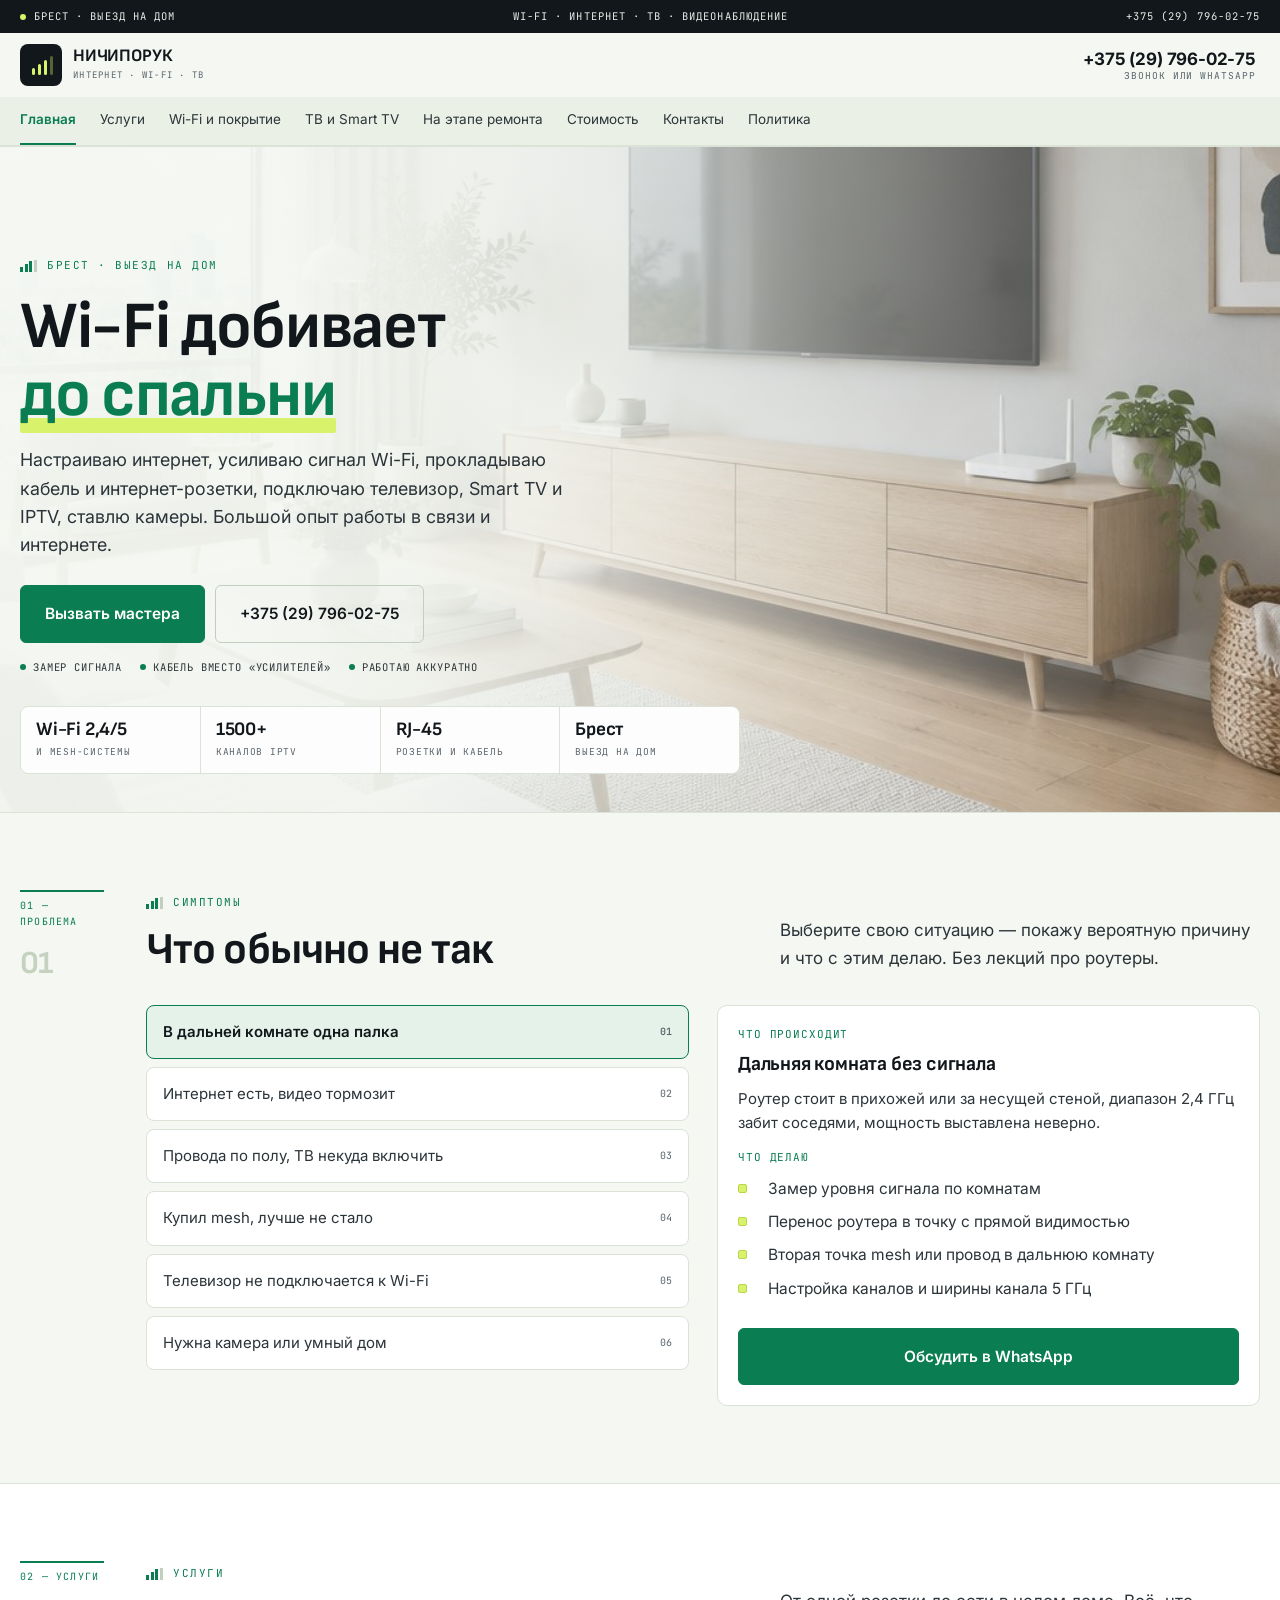
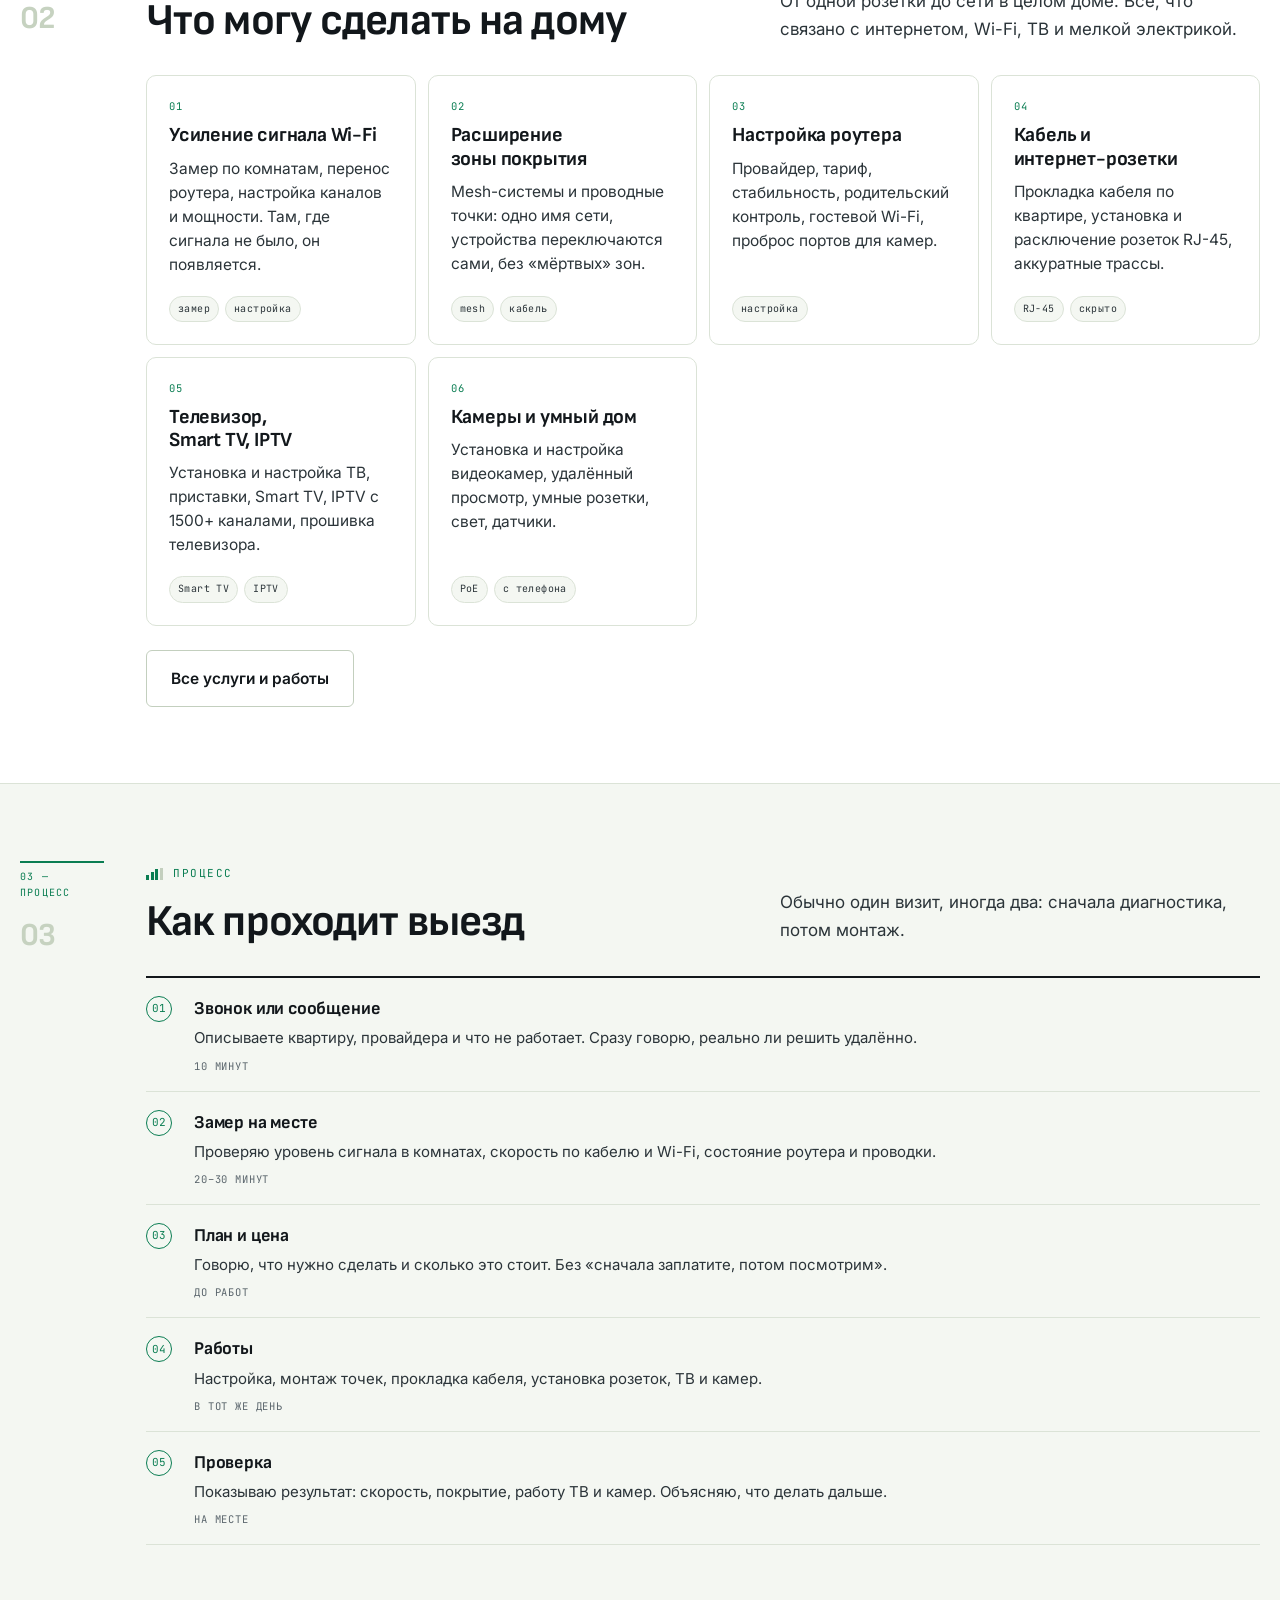
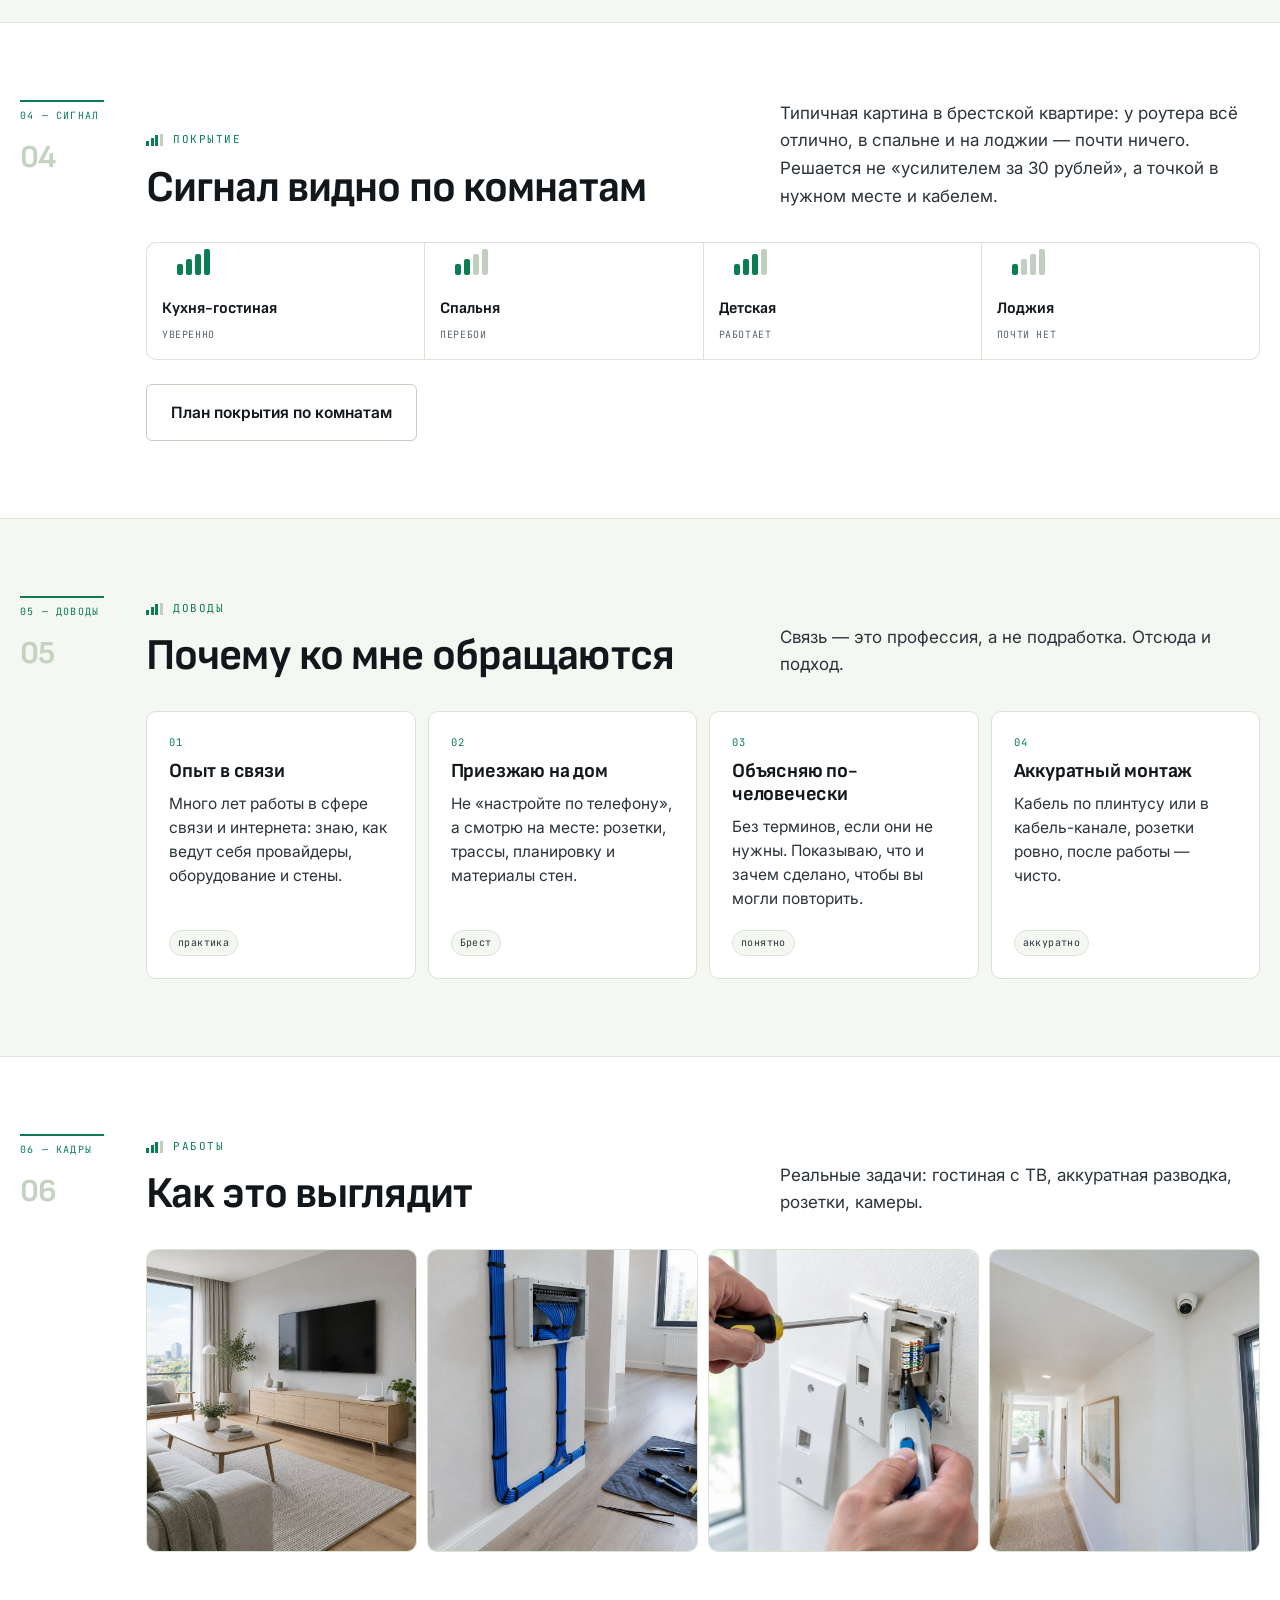
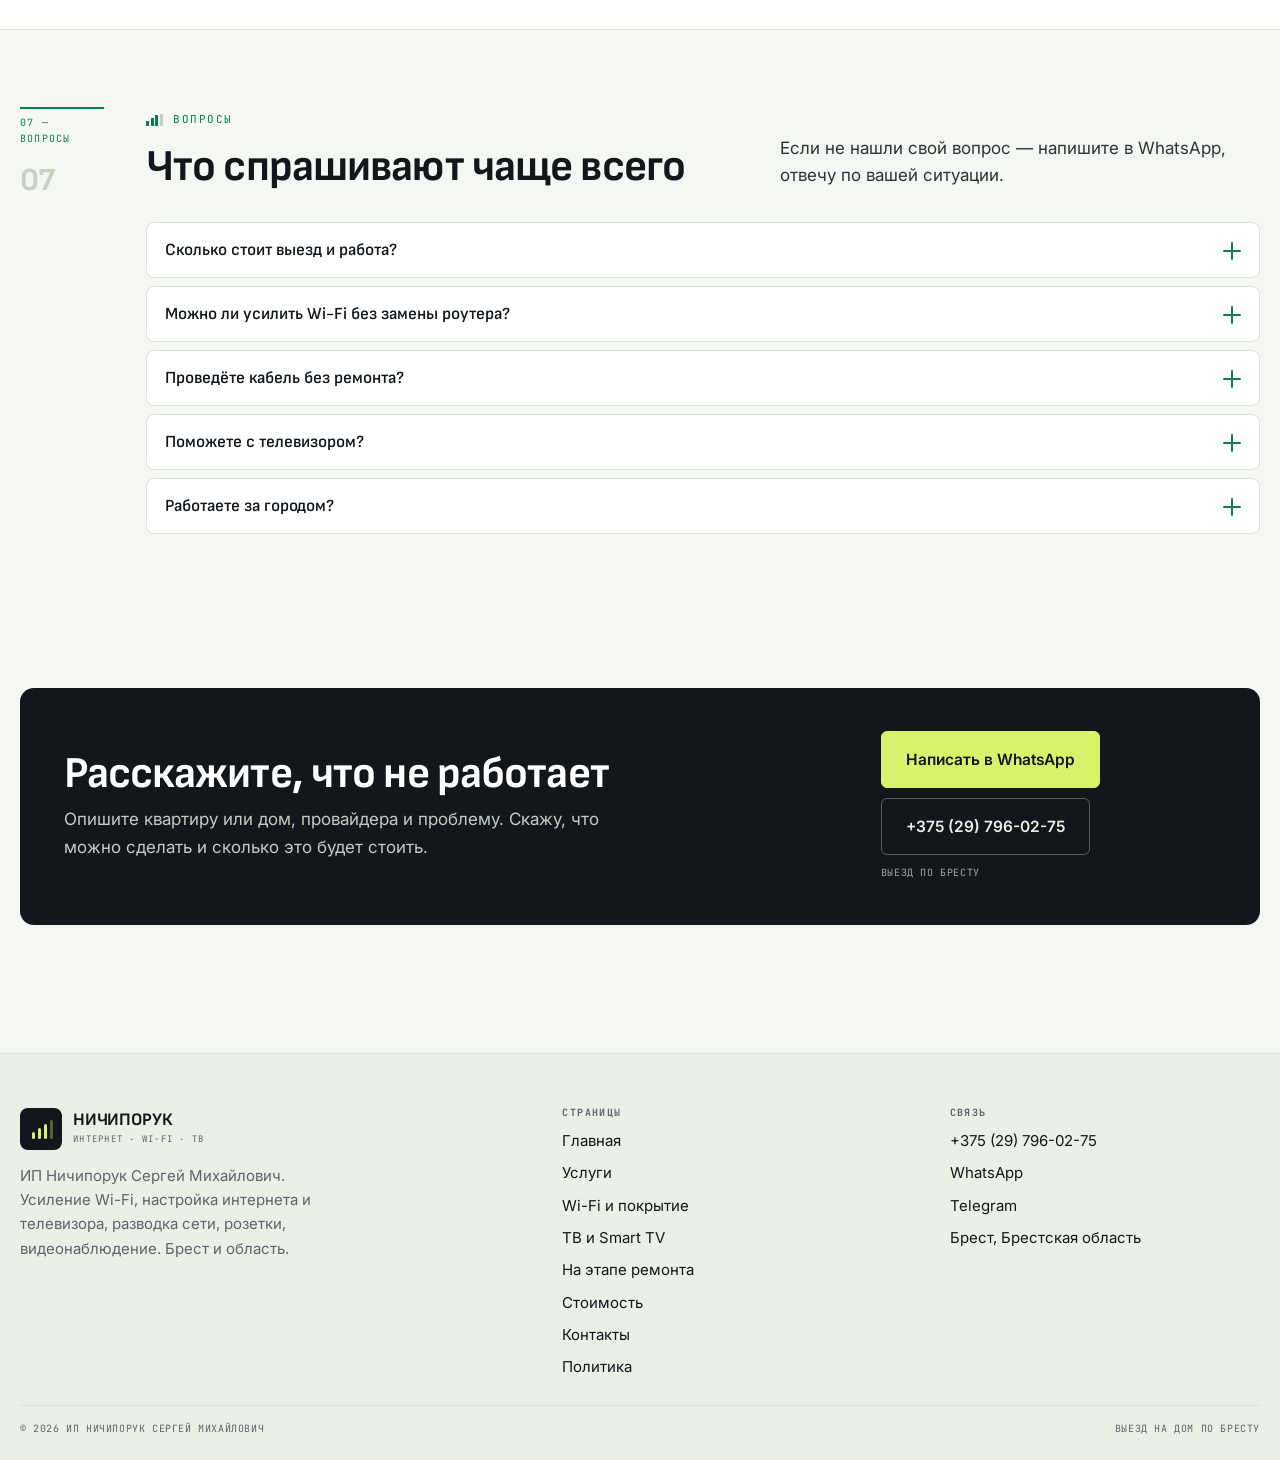
<file: index.html>
<!DOCTYPE html>
<html lang="ru">
<head>
<meta charset="utf-8">
<meta name="viewport" content="width=device-width,initial-scale=1">
<title>Интернет, Wi-Fi и ТВ на дому — Ничипорук, Брест</title>
<meta name="description" content="Усиление Wi-Fi, расширение зоны покрытия, настройка роутера, прокладка интернет-кабеля, интернет-розетки, Smart TV и IPTV, видеонаблюдение. Выезд по Бресту.">
<link rel="icon" href="assets/img/favicon.svg" type="image/svg+xml">
<meta property="og:title" content="Интернет, Wi-Fi и ТВ на дому — Ничипорук, Брест">
<meta property="og:description" content="Усиление Wi-Fi, расширение зоны покрытия, настройка роутера, прокладка интернет-кабеля, интернет-розетки, Smart TV и IPTV, видеонаблюдение. Выезд по Бресту.">
<meta property="og:type" content="website">
<style>
:root{--paper:#F4F7F2;--ink:#12171B;--green:#0A7D52;--line:#DBE3D7;--line2:#C3CFBE;--white:#FFFFFF;--lime:#D9F26B;--wrap:1240px}
*,*::before,*::after{box-sizing:border-box}
body{margin:0;background:var(--paper);color:var(--ink);font-family:'Inter',system-ui,sans-serif;font-size:17px;line-height:1.62}
img{max-width:100%;height:auto;display:block}
h1,h2,h3{font-family:'Sofia Sans',system-ui,sans-serif;font-weight:700;margin:0;line-height:1.04;letter-spacing:-.02em}
a{color:inherit;text-decoration:none}
.wrap{width:min(var(--wrap),calc(100% - 40px));margin-inline:auto}
@media(max-width:600px){.wrap{width:calc(100% - 26px)}}
.topbar{background:var(--ink);color:#E6EDE6}
.topbar__in{display:flex;justify-content:space-between;gap:12px;flex-wrap:wrap;padding:8px 0}
.hdr{position:sticky;top:0;z-index:60;background:rgba(244,247,242,.96);border-bottom:1px solid var(--line)}
.hdr__in{display:flex;align-items:center;gap:12px;padding:11px 0}
.logo{display:flex;align-items:center;gap:11px;margin-right:auto}
.logo__mk{width:42px;height:42px;border-radius:8px;background:var(--ink);position:relative}
.logo__t b{display:block;font-family:'Sofia Sans',sans-serif;font-size:17.5px;line-height:1.06}
.logo__t span{display:block;font-size:9px;letter-spacing:.14em;text-transform:uppercase;color:#5A656C}
.burger{display:none;width:44px;height:44px;align-items:center;justify-content:center;flex-direction:column;gap:5px;background:transparent;border:1px solid var(--line2);border-radius:6px}
.burger i{display:block;width:19px;height:1.8px;background:var(--ink)}
@media(max-width:1099px){.burger{display:flex}}
.strip{background:#EAF0E6;border-bottom:1px solid var(--line);display:none}
@media(min-width:1100px){.strip{display:block}}
.strip__in{display:flex;gap:22px;overflow-x:auto;padding:0}
.strip a{padding:12px 0;font-size:13.5px;border-bottom:2px solid transparent;white-space:nowrap}
.strip a[aria-current]{color:var(--green);border-bottom-color:var(--green);font-weight:600}
.hero{position:relative;min-height:clamp(500px,72vh,760px);display:flex;align-items:flex-end;overflow:hidden;border-bottom:1px solid var(--line)}
.hero__bg{position:absolute;inset:0;z-index:-2}
.hero__bg img{width:100%;height:100%;object-fit:cover}
.hero::before{content:"";position:absolute;inset:0;z-index:-1;background:linear-gradient(94deg,rgba(244,247,242,.97),rgba(244,247,242,.9) 38%,rgba(244,247,242,.35) 72%,rgba(244,247,242,.05))}
.hero__in{padding:clamp(26px,4vw,54px) 0 clamp(20px,3vw,34px);min-width:0}
.hero h1{font-size:clamp(33px,5.4vw,66px);max-width:19ch;margin-top:12px}
.btn{display:inline-flex;align-items:center;justify-content:center;gap:8px;padding:15px 23px;border-radius:6px;border:1px solid var(--green);background:var(--green);color:#fff;font-weight:600;font-size:15.5px}
.btn--ghost{background:transparent;color:var(--ink);border-color:var(--line2)}
.kick{display:inline-flex;align-items:center;gap:9px;font-size:11px;letter-spacing:.14em;text-transform:uppercase;color:var(--green)}
.band{padding:clamp(38px,6vw,78px) 0;border-bottom:1px solid var(--line)}
.drawer{position:fixed;inset:0;z-index:120;background:rgba(12,18,16,.5);opacity:0;pointer-events:none;transition:opacity .2s}
.drawer[data-open="true"]{opacity:1;pointer-events:auto}
.drawer__inner{width:min(400px,100%);height:100%;margin-left:auto;background:#fff;padding:20px;overflow-y:auto;display:flex;flex-direction:column;gap:4px}
body.is-locked{overflow:hidden}
[hidden]{display:none !important}
.fbar{position:fixed;left:0;right:0;bottom:0;z-index:70;display:none;grid-template-columns:repeat(4,1fr);background:var(--ink)}
@media(max-width:1099px){.fbar{display:grid}body{padding-bottom:58px}}
.fbar a{display:flex;flex-direction:column;align-items:center;gap:3px;padding:9px 2px;color:#EAF0E6;font-size:9px;letter-spacing:.06em;text-transform:uppercase}
.fbar a:first-child{background:var(--green);color:#fff}
</style>
<link rel="preconnect" href="https://fonts.googleapis.com">
<link rel="preconnect" href="https://fonts.gstatic.com" crossorigin>
<link rel="stylesheet" href="https://fonts.googleapis.com/css2?family=Sofia+Sans:wght@600;700;800&family=Inter:wght@400;500;600&family=JetBrains+Mono:wght@400;500&display=swap">
<link rel="stylesheet" href="assets/css/site.v1.css">
</head>
<body>
<a class="skip" href="#main">К содержанию</a>
<div class="topbar"><div class="wrap topbar__in"><span><i class="dot"></i>Брест · выезд на дом</span><span>Wi-Fi · интернет · ТВ · видеонаблюдение</span><a href="tel:+375297960275">+375 (29) 796-02-75</a></div></div><header class="hdr"><div class="wrap hdr__in"><a class="logo" href="index.html"><span class="logo__mk"><i></i><i></i><i></i><i></i></span><span class="logo__t"><b>НИЧИПОРУК</b><span>интернет · wi-fi · тв</span></span></a><div class="hdr__tel"><b><a href="tel:+375297960275">+375 (29) 796-02-75</a></b><span>звонок или WhatsApp</span></div><button class="burger" id="burger" aria-label="Меню" aria-expanded="false" aria-controls="drawer"><i></i><i></i></button></div><nav class="strip" aria-label="Страницы"><div class="wrap strip__in"><a href="index.html" aria-current="page">Главная</a><a href="uslugi.html">Услуги</a><a href="wifi.html">Wi-Fi и покрытие</a><a href="tv.html">ТВ и Smart TV</a><a href="remont.html">На этапе ремонта</a><a href="cena.html">Стоимость</a><a href="kontakty.html">Контакты</a><a href="politika.html">Политика</a></div></nav></header>
<main id="main">
<section class="hero"><div class="hero__bg"><img src="assets/img/hero.jpg" alt="Светлая гостиная с телевизором и роутером" fetchpriority="high"></div><div class="wrap hero__in"><span class="kick">Брест · выезд на дом</span><h1>Wi-Fi добивает <em>до спальни</em></h1><p class="lead">Настраиваю интернет, усиливаю сигнал Wi-Fi, прокладываю кабель и интернет-розетки, подключаю телевизор, Smart TV и IPTV, ставлю камеры. Большой опыт работы в связи и интернете.</p><div class="hero__cta"><a class="btn" href="kontakty.html">Вызвать мастера</a><a class="btn btn--ghost" href="tel:+375297960275">+375 (29) 796-02-75</a></div><div class="hero__note"><span>замер сигнала</span><span>кабель вместо «усилителей»</span><span>работаю аккуратно</span></div><div class="figs"><div><b>Wi-Fi 2,4/5</b><span>и mesh-системы</span></div><div><b>1500+</b><span>каналов IPTV</span></div><div><b>RJ-45</b><span>розетки и кабель</span></div><div><b>Брест</b><span>выезд на дом</span></div></div></div></section><section class="band "><div class="wrap"><div class="sect sect--side"><div class="sect__side"><span>01 — проблема</span><b>01</b></div><div class="sect__main"><div class="sect__head"><div><span class="kick">Симптомы</span><h2>Что обычно не так</h2></div><p>Выберите свою ситуацию — покажу вероятную причину и что с этим делаю. Без лекций про роутеры.</p></div><div class="diag"><div class="diag__list" id="diag"><button type="button" data-s="far" aria-pressed="false">В дальней комнате одна палка<i>01</i></button><button type="button" data-s="video" aria-pressed="false">Интернет есть, видео тормозит<i>02</i></button><button type="button" data-s="wires" aria-pressed="false">Провода по полу, ТВ некуда включить<i>03</i></button><button type="button" data-s="mesh" aria-pressed="false">Купил mesh, лучше не стало<i>04</i></button><button type="button" data-s="tvwifi" aria-pressed="false">Телевизор не подключается к Wi-Fi<i>05</i></button><button type="button" data-s="cam" aria-pressed="false">Нужна камера или умный дом<i>06</i></button></div><div class="diag__out" id="diagOut" aria-live="polite"></div></div></div></div></div></section><section class="band band--white"><div class="wrap"><div class="sect sect--side"><div class="sect__side"><span>02 — услуги</span><b>02</b></div><div class="sect__main"><div class="sect__head"><div><span class="kick">Услуги</span><h2>Что могу сделать на дому</h2></div><p>От одной розетки до сети в целом доме. Всё, что связано с интернетом, Wi-Fi, ТВ и мелкой электрикой.</p></div><div class="cards"><article class="card"><span class="card__n">01</span><h3>Усиление сигнала Wi-Fi</h3><p>Замер по комнатам, перенос роутера, настройка каналов и мощности. Там, где сигнала не было, он появляется.</p><div class="card__tags"><span class="tag">замер</span><span class="tag">настройка</span></div></article><article class="card"><span class="card__n">02</span><h3>Расширение зоны покрытия</h3><p>Mesh-системы и проводные точки: одно имя сети, устройства переключаются сами, без «мёртвых» зон.</p><div class="card__tags"><span class="tag">mesh</span><span class="tag">кабель</span></div></article><article class="card"><span class="card__n">03</span><h3>Настройка роутера</h3><p>Провайдер, тариф, стабильность, родительский контроль, гостевой Wi-Fi, проброс портов для камер.</p><div class="card__tags"><span class="tag">настройка</span></div></article><article class="card"><span class="card__n">04</span><h3>Кабель и интернет-розетки</h3><p>Прокладка кабеля по квартире, установка и расключение розеток RJ-45, аккуратные трассы.</p><div class="card__tags"><span class="tag">RJ-45</span><span class="tag">скрыто</span></div></article><article class="card"><span class="card__n">05</span><h3>Телевизор, Smart TV, IPTV</h3><p>Установка и настройка ТВ, приставки, Smart TV, IPTV с 1500+ каналами, прошивка телевизора.</p><div class="card__tags"><span class="tag">Smart TV</span><span class="tag">IPTV</span></div></article><article class="card"><span class="card__n">06</span><h3>Камеры и умный дом</h3><p>Установка и настройка видеокамер, удалённый просмотр, умные розетки, свет, датчики.</p><div class="card__tags"><span class="tag">PoE</span><span class="tag">с телефона</span></div></article></div><div class="mt24"><a class="btn btn--ghost" href="uslugi.html">Все услуги и работы</a></div></div></div></div></section><section class="band "><div class="wrap"><div class="sect sect--side"><div class="sect__side"><span>03 — процесс</span><b>03</b></div><div class="sect__main"><div class="sect__head"><div><span class="kick">Процесс</span><h2>Как проходит выезд</h2></div><p>Обычно один визит, иногда два: сначала диагностика, потом монтаж.</p></div><div class="route"><div class="route__i"><span class="route__n">01</span><div><b>Звонок или сообщение</b><p>Описываете квартиру, провайдера и что не работает. Сразу говорю, реально ли решить удалённо.</p><em>10 минут</em></div></div><div class="route__i"><span class="route__n">02</span><div><b>Замер на месте</b><p>Проверяю уровень сигнала в комнатах, скорость по кабелю и Wi-Fi, состояние роутера и проводки.</p><em>20–30 минут</em></div></div><div class="route__i"><span class="route__n">03</span><div><b>План и цена</b><p>Говорю, что нужно сделать и сколько это стоит. Без «сначала заплатите, потом посмотрим».</p><em>до работ</em></div></div><div class="route__i"><span class="route__n">04</span><div><b>Работы</b><p>Настройка, монтаж точек, прокладка кабеля, установка розеток, ТВ и камер.</p><em>в тот же день</em></div></div><div class="route__i"><span class="route__n">05</span><div><b>Проверка</b><p>Показываю результат: скорость, покрытие, работу ТВ и камер. Объясняю, что делать дальше.</p><em>на месте</em></div></div></div></div></div></div></section><section class="band band--white"><div class="wrap"><div class="sect sect--side"><div class="sect__side"><span>04 — сигнал</span><b>04</b></div><div class="sect__main"><div class="sect__head"><div><span class="kick">Покрытие</span><h2>Сигнал видно по комнатам</h2></div><p>Типичная картина в брестской квартире: у роутера всё отлично, в спальне и на лоджии — почти ничего. Решается не «усилителем за 30 рублей», а точкой в нужном месте и кабелем.</p></div><div class="sig"><div><div class="bars"><i class="on" style="height:11px"></i><i class="on" style="height:16px"></i><i class="on" style="height:21px"></i><i class="on" style="height:26px"></i></div><b>Кухня-гостиная</b><span>уверенно</span></div><div><div class="bars"><i class="on" style="height:11px"></i><i class="on" style="height:16px"></i><i class="" style="height:21px"></i><i class="" style="height:26px"></i></div><b>Спальня</b><span>перебои</span></div><div><div class="bars"><i class="on" style="height:11px"></i><i class="on" style="height:16px"></i><i class="on" style="height:21px"></i><i class="" style="height:26px"></i></div><b>Детская</b><span>работает</span></div><div><div class="bars"><i class="on" style="height:11px"></i><i class="" style="height:16px"></i><i class="" style="height:21px"></i><i class="" style="height:26px"></i></div><b>Лоджия</b><span>почти нет</span></div></div><div class="mt24"><a class="btn btn--ghost" href="wifi.html">План покрытия по комнатам</a></div></div></div></div></section><section class="band "><div class="wrap"><div class="sect sect--side"><div class="sect__side"><span>05 — доводы</span><b>05</b></div><div class="sect__main"><div class="sect__head"><div><span class="kick">Доводы</span><h2>Почему ко мне обращаются</h2></div><p>Связь — это профессия, а не подработка. Отсюда и подход.</p></div><div class="cards"><article class="card"><span class="card__n">01</span><h3>Опыт в связи</h3><p>Много лет работы в сфере связи и интернета: знаю, как ведут себя провайдеры, оборудование и стены.</p><div class="card__tags"><span class="tag">практика</span></div></article><article class="card"><span class="card__n">02</span><h3>Приезжаю на дом</h3><p>Не «настройте по телефону», а смотрю на месте: розетки, трассы, планировку и материалы стен.</p><div class="card__tags"><span class="tag">Брест</span></div></article><article class="card"><span class="card__n">03</span><h3>Объясняю по-человечески</h3><p>Без терминов, если они не нужны. Показываю, что и зачем сделано, чтобы вы могли повторить.</p><div class="card__tags"><span class="tag">понятно</span></div></article><article class="card"><span class="card__n">04</span><h3>Аккуратный монтаж</h3><p>Кабель по плинтусу или в кабель-канале, розетки ровно, после работы — чисто.</p><div class="card__tags"><span class="tag">аккуратно</span></div></article></div></div></div></div></section><section class="band band--white"><div class="wrap"><div class="sect sect--side"><div class="sect__side"><span>06 — кадры</span><b>06</b></div><div class="sect__main"><div class="sect__head"><div><span class="kick">Работы</span><h2>Как это выглядит</h2></div><p>Реальные задачи: гостиная с ТВ, аккуратная разводка, розетки, камеры.</p></div><div class="gal"><figure><img src="assets/img/hero.jpg" alt="Гостиная: ТВ и роутер" loading="lazy"><figcaption>Гостиная: ТВ и роутер</figcaption></figure><figure><img src="assets/img/cable.jpg" alt="Разводка кабеля" loading="lazy"><figcaption>Разводка кабеля</figcaption></figure><figure><img src="assets/img/socket.jpg" alt="Интернет-розетка" loading="lazy"><figcaption>Интернет-розетка</figcaption></figure><figure><img src="assets/img/camera.jpg" alt="Видеокамера" loading="lazy"><figcaption>Видеокамера</figcaption></figure></div></div></div></div></section><section class="band "><div class="wrap"><div class="sect sect--side"><div class="sect__side"><span>07 — вопросы</span><b>07</b></div><div class="sect__main"><div class="sect__head"><div><span class="kick">Вопросы</span><h2>Что спрашивают чаще всего</h2></div><p>Если не нашли свой вопрос — напишите в WhatsApp, отвечу по вашей ситуации.</p></div><div class="faq"><div class="faq__i" data-open="false"><button class="faq__q" type="button">Сколько стоит выезд и работа?<i></i></button><div class="faq__a"><p>Зависит от задачи: настройка роутера — это одно, разводка кабеля по квартире — другое. Скажу цену после короткого описания или на замере, до начала работ.</p></div></div><div class="faq__i" data-open="false"><button class="faq__q" type="button">Можно ли усилить Wi-Fi без замены роутера?<i></i></button><div class="faq__a"><p>Часто да: перенос, настройка каналов и мощности, вторая точка. Если роутер старый и не тянет тариф — скажу прямо.</p></div></div><div class="faq__i" data-open="false"><button class="faq__q" type="button">Проведёте кабель без ремонта?<i></i></button><div class="faq__a"><p>Да, по плинтусу или в кабель-канале, аккуратно и без штробления, если это возможно. Скрытые трассы — на этапе ремонта.</p></div></div><div class="faq__i" data-open="false"><button class="faq__q" type="button">Поможете с телевизором?<i></i></button><div class="faq__a"><p>Да: установка, настройка Smart TV, IPTV (1500+ каналов), приставки, прошивка ТВ, если он «завис» или не подключается.</p></div></div><div class="faq__i" data-open="false"><button class="faq__q" type="button">Работаете за городом?<i></i></button><div class="faq__a"><p>Брест и область. Уточните адрес при заявке — скажу, приеду ли и когда.</p></div></div></div></div></div></div></section></main>
<section class="band" style="border-bottom:0"><div class="wrap"><div class="cta"><div><h2>Расскажите, что не работает</h2><p>Опишите квартиру или дом, провайдера и проблему. Скажу, что можно сделать и сколько это будет стоить.</p></div><div class="cta__act"><a class="btn btn--lime" href="https://wa.me/375297960275" target="_blank" rel="noopener">Написать в WhatsApp</a><a class="btn btn--ghost" href="tel:+375297960275">+375 (29) 796-02-75</a><small>Выезд по Бресту</small></div></div></div></section>
<footer class="foot"><div class="wrap"><div class="foot__grid"><div><a class="logo" href="index.html"><span class="logo__mk"><i></i><i></i><i></i><i></i></span><span class="logo__t"><b>НИЧИПОРУК</b><span>интернет · wi-fi · тв</span></span></a><p style="margin-top:14px;color:#5A656C;font-size:15px;max-width:34ch">ИП Ничипорук Сергей Михайлович. Усиление Wi-Fi, настройка интернета и телевизора, разводка сети, розетки, видеонаблюдение. Брест и область.</p></div><div><h4>Страницы</h4><ul><li><a href="index.html">Главная</a></li><li><a href="uslugi.html">Услуги</a></li><li><a href="wifi.html">Wi-Fi и покрытие</a></li><li><a href="tv.html">ТВ и Smart TV</a></li><li><a href="remont.html">На этапе ремонта</a></li><li><a href="cena.html">Стоимость</a></li><li><a href="kontakty.html">Контакты</a></li><li><a href="politika.html">Политика</a></li></ul></div><div><h4>Связь</h4><ul><li><a href="tel:+375297960275">+375 (29) 796-02-75</a></li><li><a href="https://wa.me/375297960275" target="_blank" rel="noopener">WhatsApp</a></li><li><a href="https://t.me/+375297960275" target="_blank" rel="noopener">Telegram</a></li><li>Брест, Брестская область</li></ul></div></div><div class="foot__bottom"><span>© 2026 ИП Ничипорук Сергей Михайлович</span><span>Выезд на дом по Бресту</span></div></div></footer>
<div class="fbar" aria-label="Быстрая связь"><a href="tel:+375297960275"><svg viewBox="0 0 24 24"><path d="M6.6 3.5l3 3-2 2.4a12 12 0 005.5 5.5l2.4-2 3 3-2 2.6c-1.2 1.4-3 1.7-4.6 1A16.5 16.5 0 013.4 8.1c-.7-1.6-.4-3.4 1-4.6z"/></svg>Позвонить</a><a href="https://wa.me/375297960275" target="_blank" rel="noopener"><svg viewBox="0 0 24 24"><path d="M3 21l1.7-5A8.6 8.6 0 013.4 11a8.6 8.6 0 118.6 8.6 8.9 8.9 0 01-4.4-1.2z"/><path d="M8.6 8.2c.3-.6.5-.6.9-.6h.7c.2 0 .5 0 .7.5l.8 1.9c.1.3 0 .5-.1.7l-.5.6c-.2.2-.2.4-.1.6a6 6 0 002.8 2.4c.3.1.5.1.7-.1l.7-.8c.2-.2.4-.2.6-.1l1.8.9c.3.1.4.3.4.5v.6c0 .7-.5 1.4-1.2 1.6-.6.2-1.4.3-2.3 0a10 10 0 01-3.6-2.2 9.4 9.4 0 01-1.9-3c-.2-.8-.1-1.6.1-2.1z"/></svg>WhatsApp</a><a href="https://t.me/+375297960275" target="_blank" rel="noopener"><svg viewBox="0 0 24 24"><path d="M21 4L3 11l5 1.8L10 19l3-3.4 4.6 3z"/><path d="M8 12.8L18 6l-7 8.6"/></svg>Telegram</a><a href="viber://chat?number=%2B375297960275"><svg viewBox="0 0 24 24"><path d="M12 3c5 0 8 3.2 8 7.6 0 4.5-3.2 7.4-8 7.4-.7 0-1.4 0-2-.2L6 21l.8-3.4A7.3 7.3 0 014 10.6C4 6.2 7 3 12 3z"/><path d="M9 8.5c1.2 3 2.4 4.2 5 5"/></svg>Viber</a></div>
<div class="drawer" id="drawer" data-open="false" role="dialog" aria-modal="true" aria-label="Меню"><div class="drawer__inner"><div class="drawer__top"><span class="mono">Меню</span><button class="drawer__x" id="drawerClose" aria-label="Закрыть меню">×</button></div><a class="dl" href="index.html">Главная<span>01</span></a><a class="dl" href="uslugi.html">Услуги<span>02</span></a><a class="dl" href="wifi.html">Wi-Fi и покрытие<span>03</span></a><a class="dl" href="tv.html">ТВ и Smart TV<span>04</span></a><a class="dl" href="remont.html">На этапе ремонта<span>05</span></a><a class="dl" href="cena.html">Стоимость<span>06</span></a><a class="dl" href="kontakty.html">Контакты<span>07</span></a><a class="dl" href="politika.html">Политика<span>08</span></a><div class="drawer__foot"><a class="btn" href="https://wa.me/375297960275" target="_blank" rel="noopener">WhatsApp</a><a class="btn btn--ghost" href="tel:+375297960275">+375 (29) 796-02-75</a></div></div></div>
<script src="assets/js/main.v1.js" defer></script>
</body>
</html>
</file>
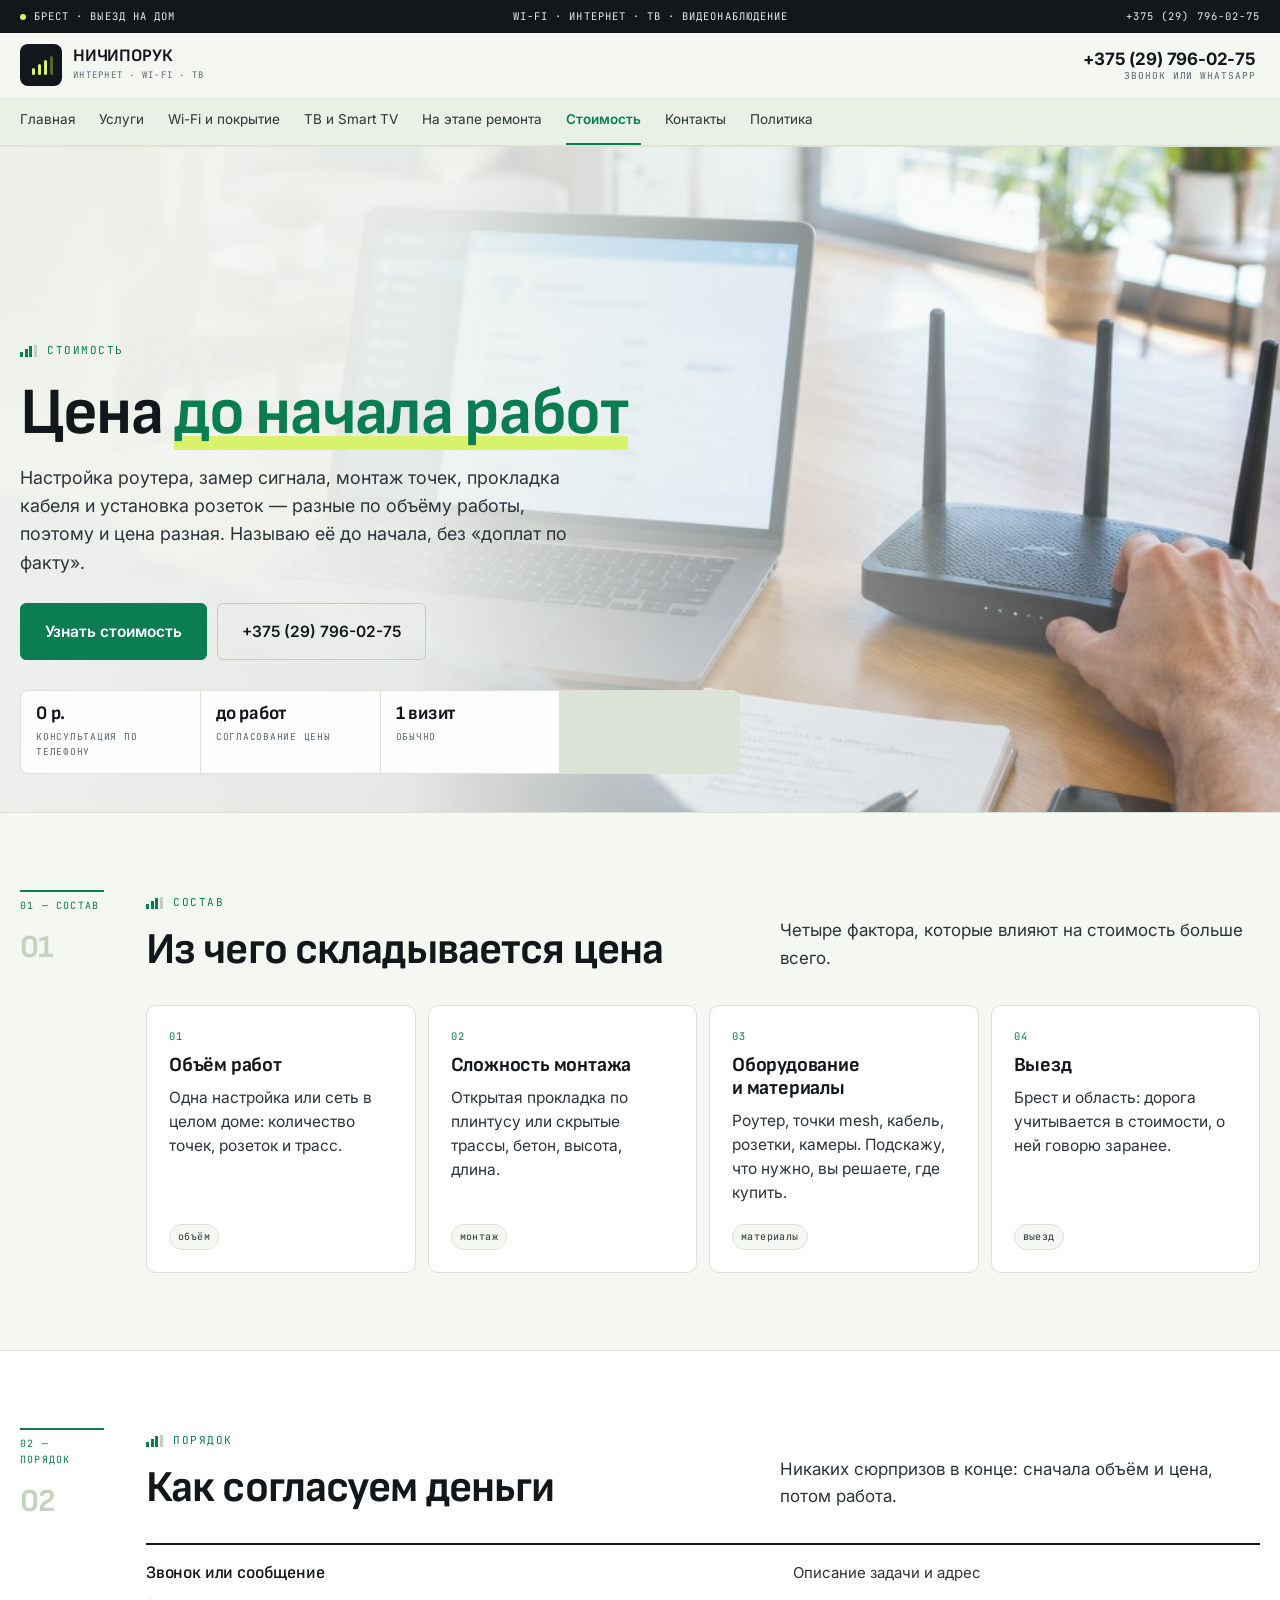
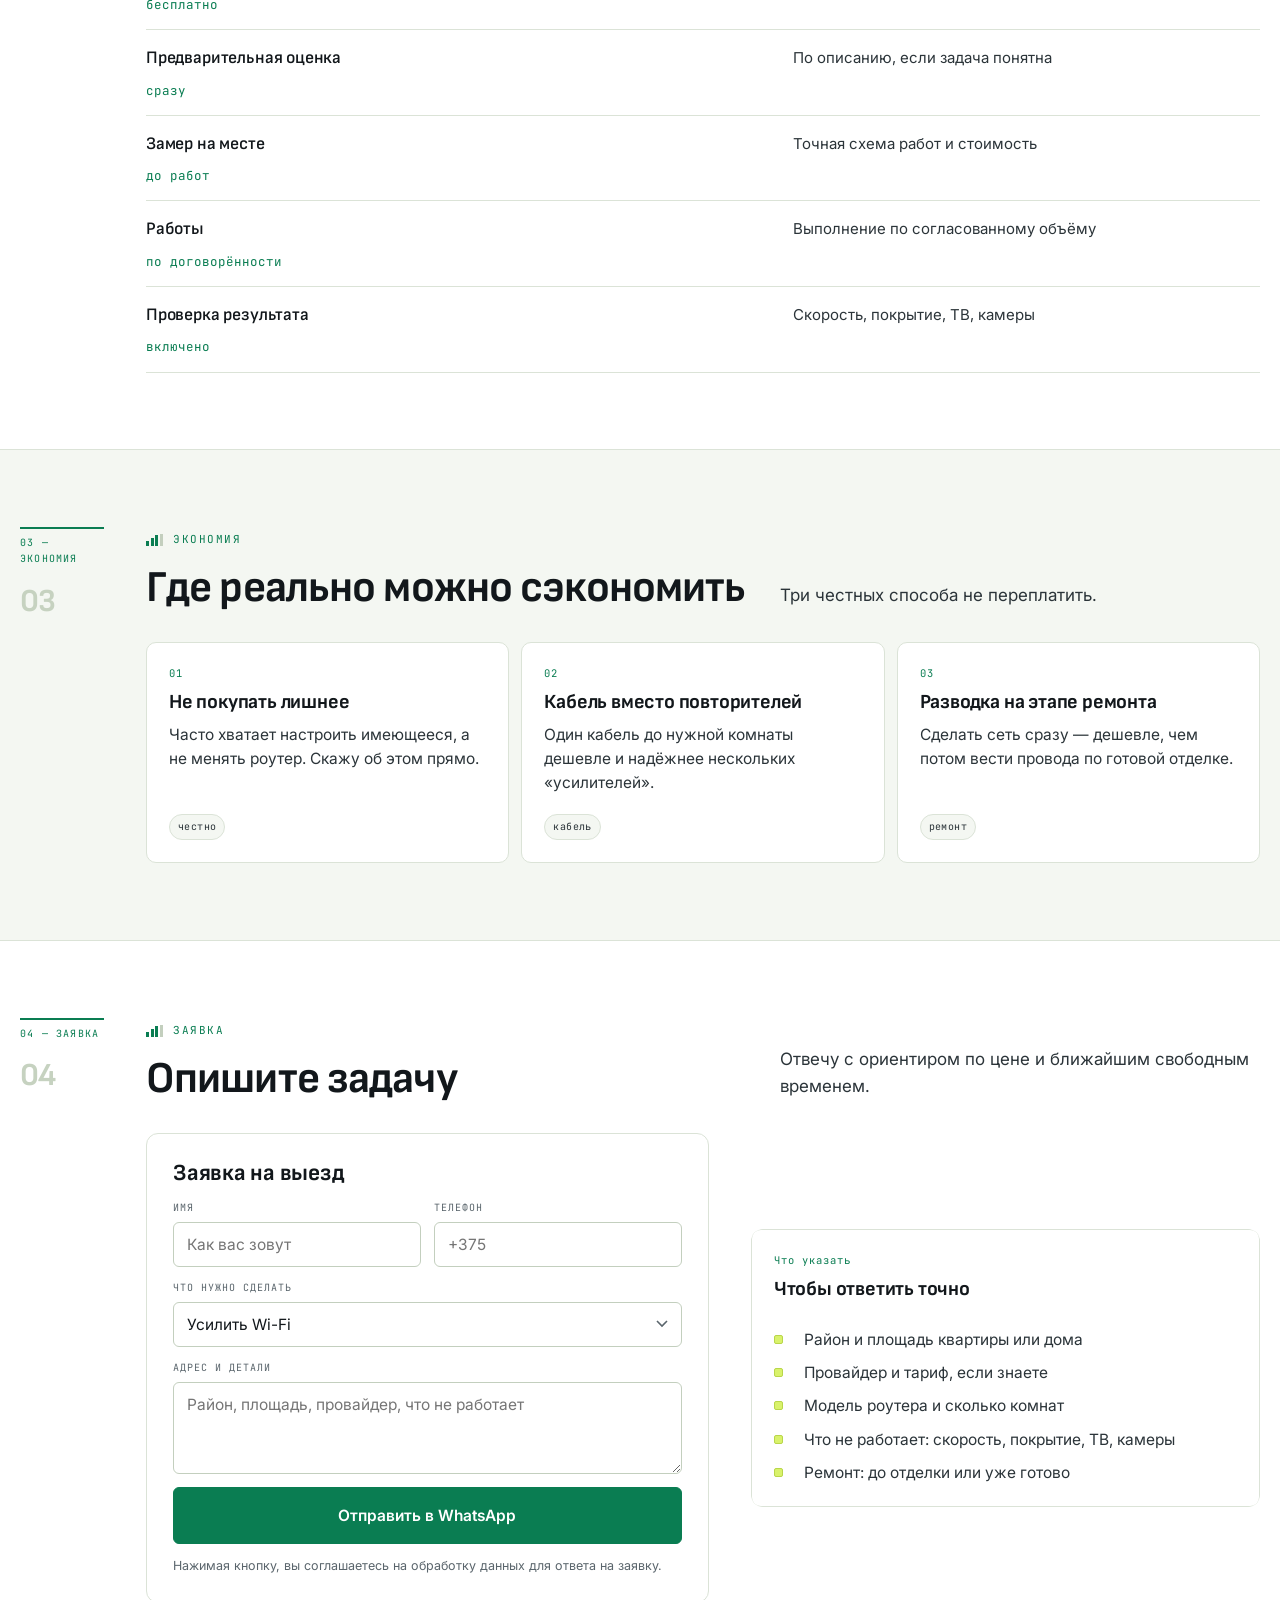
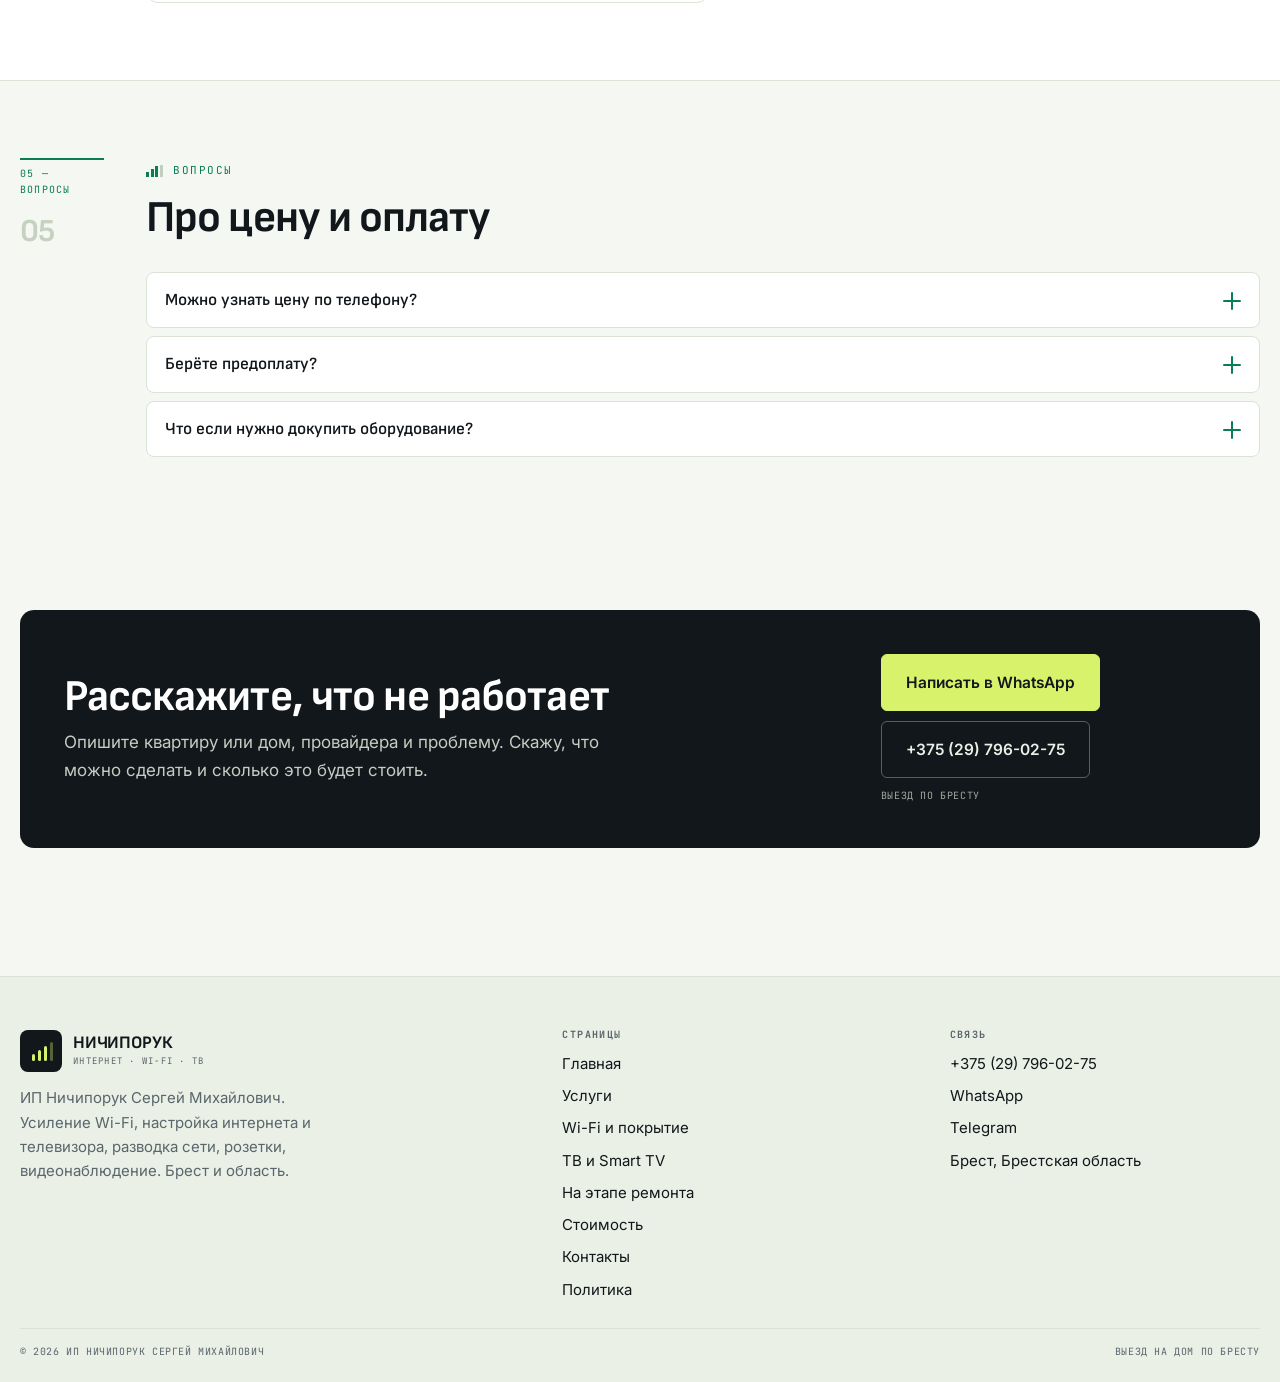
<file: cena.html>
<!DOCTYPE html>
<html lang="ru">
<head>
<meta charset="utf-8">
<meta name="viewport" content="width=device-width,initial-scale=1">
<title>Стоимость работ: как считается цена — Ничипорук, Брест</title>
<meta name="description" content="Из чего складывается стоимость: сложность, площадь, оборудование и материалы. Цена называется до начала работ, без «доплат по факту».">
<link rel="icon" href="assets/img/favicon.svg" type="image/svg+xml">
<meta property="og:title" content="Стоимость работ: как считается цена — Ничипорук, Брест">
<meta property="og:description" content="Из чего складывается стоимость: сложность, площадь, оборудование и материалы. Цена называется до начала работ, без «доплат по факту».">
<meta property="og:type" content="website">
<style>
:root{--paper:#F4F7F2;--ink:#12171B;--green:#0A7D52;--line:#DBE3D7;--line2:#C3CFBE;--white:#FFFFFF;--lime:#D9F26B;--wrap:1240px}
*,*::before,*::after{box-sizing:border-box}
body{margin:0;background:var(--paper);color:var(--ink);font-family:'Inter',system-ui,sans-serif;font-size:17px;line-height:1.62}
img{max-width:100%;height:auto;display:block}
h1,h2,h3{font-family:'Sofia Sans',system-ui,sans-serif;font-weight:700;margin:0;line-height:1.04;letter-spacing:-.02em}
a{color:inherit;text-decoration:none}
.wrap{width:min(var(--wrap),calc(100% - 40px));margin-inline:auto}
@media(max-width:600px){.wrap{width:calc(100% - 26px)}}
.topbar{background:var(--ink);color:#E6EDE6}
.topbar__in{display:flex;justify-content:space-between;gap:12px;flex-wrap:wrap;padding:8px 0}
.hdr{position:sticky;top:0;z-index:60;background:rgba(244,247,242,.96);border-bottom:1px solid var(--line)}
.hdr__in{display:flex;align-items:center;gap:12px;padding:11px 0}
.logo{display:flex;align-items:center;gap:11px;margin-right:auto}
.logo__mk{width:42px;height:42px;border-radius:8px;background:var(--ink);position:relative}
.logo__t b{display:block;font-family:'Sofia Sans',sans-serif;font-size:17.5px;line-height:1.06}
.logo__t span{display:block;font-size:9px;letter-spacing:.14em;text-transform:uppercase;color:#5A656C}
.burger{display:none;width:44px;height:44px;align-items:center;justify-content:center;flex-direction:column;gap:5px;background:transparent;border:1px solid var(--line2);border-radius:6px}
.burger i{display:block;width:19px;height:1.8px;background:var(--ink)}
@media(max-width:1099px){.burger{display:flex}}
.strip{background:#EAF0E6;border-bottom:1px solid var(--line);display:none}
@media(min-width:1100px){.strip{display:block}}
.strip__in{display:flex;gap:22px;overflow-x:auto;padding:0}
.strip a{padding:12px 0;font-size:13.5px;border-bottom:2px solid transparent;white-space:nowrap}
.strip a[aria-current]{color:var(--green);border-bottom-color:var(--green);font-weight:600}
.hero{position:relative;min-height:clamp(500px,72vh,760px);display:flex;align-items:flex-end;overflow:hidden;border-bottom:1px solid var(--line)}
.hero__bg{position:absolute;inset:0;z-index:-2}
.hero__bg img{width:100%;height:100%;object-fit:cover}
.hero::before{content:"";position:absolute;inset:0;z-index:-1;background:linear-gradient(94deg,rgba(244,247,242,.97),rgba(244,247,242,.9) 38%,rgba(244,247,242,.35) 72%,rgba(244,247,242,.05))}
.hero__in{padding:clamp(26px,4vw,54px) 0 clamp(20px,3vw,34px);min-width:0}
.hero h1{font-size:clamp(33px,5.4vw,66px);max-width:19ch;margin-top:12px}
.btn{display:inline-flex;align-items:center;justify-content:center;gap:8px;padding:15px 23px;border-radius:6px;border:1px solid var(--green);background:var(--green);color:#fff;font-weight:600;font-size:15.5px}
.btn--ghost{background:transparent;color:var(--ink);border-color:var(--line2)}
.kick{display:inline-flex;align-items:center;gap:9px;font-size:11px;letter-spacing:.14em;text-transform:uppercase;color:var(--green)}
.band{padding:clamp(38px,6vw,78px) 0;border-bottom:1px solid var(--line)}
.drawer{position:fixed;inset:0;z-index:120;background:rgba(12,18,16,.5);opacity:0;pointer-events:none;transition:opacity .2s}
.drawer[data-open="true"]{opacity:1;pointer-events:auto}
.drawer__inner{width:min(400px,100%);height:100%;margin-left:auto;background:#fff;padding:20px;overflow-y:auto;display:flex;flex-direction:column;gap:4px}
body.is-locked{overflow:hidden}
[hidden]{display:none !important}
.fbar{position:fixed;left:0;right:0;bottom:0;z-index:70;display:none;grid-template-columns:repeat(4,1fr);background:var(--ink)}
@media(max-width:1099px){.fbar{display:grid}body{padding-bottom:58px}}
.fbar a{display:flex;flex-direction:column;align-items:center;gap:3px;padding:9px 2px;color:#EAF0E6;font-size:9px;letter-spacing:.06em;text-transform:uppercase}
.fbar a:first-child{background:var(--green);color:#fff}
</style>
<link rel="preconnect" href="https://fonts.googleapis.com">
<link rel="preconnect" href="https://fonts.gstatic.com" crossorigin>
<link rel="stylesheet" href="https://fonts.googleapis.com/css2?family=Sofia+Sans:wght@600;700;800&family=Inter:wght@400;500;600&family=JetBrains+Mono:wght@400;500&display=swap">
<link rel="stylesheet" href="assets/css/site.v1.css">
</head>
<body>
<a class="skip" href="#main">К содержанию</a>
<div class="topbar"><div class="wrap topbar__in"><span><i class="dot"></i>Брест · выезд на дом</span><span>Wi-Fi · интернет · ТВ · видеонаблюдение</span><a href="tel:+375297960275">+375 (29) 796-02-75</a></div></div><header class="hdr"><div class="wrap hdr__in"><a class="logo" href="index.html"><span class="logo__mk"><i></i><i></i><i></i><i></i></span><span class="logo__t"><b>НИЧИПОРУК</b><span>интернет · wi-fi · тв</span></span></a><div class="hdr__tel"><b><a href="tel:+375297960275">+375 (29) 796-02-75</a></b><span>звонок или WhatsApp</span></div><button class="burger" id="burger" aria-label="Меню" aria-expanded="false" aria-controls="drawer"><i></i><i></i></button></div><nav class="strip" aria-label="Страницы"><div class="wrap strip__in"><a href="index.html">Главная</a><a href="uslugi.html">Услуги</a><a href="wifi.html">Wi-Fi и покрытие</a><a href="tv.html">ТВ и Smart TV</a><a href="remont.html">На этапе ремонта</a><a href="cena.html" aria-current="page">Стоимость</a><a href="kontakty.html">Контакты</a><a href="politika.html">Политика</a></div></nav></header>
<main id="main">
<section class="hero"><div class="hero__bg"><img src="assets/img/setup.jpg" alt="Настройка роутера с ноутбуком" fetchpriority="high"></div><div class="wrap hero__in"><span class="kick">Стоимость</span><h1>Цена <em>до начала работ</em></h1><p class="lead">Настройка роутера, замер сигнала, монтаж точек, прокладка кабеля и установка розеток — разные по объёму работы, поэтому и цена разная. Называю её до начала, без «доплат по факту».</p><div class="hero__cta"><a class="btn" href="kontakty.html">Узнать стоимость</a><a class="btn btn--ghost" href="tel:+375297960275">+375 (29) 796-02-75</a></div><div class="figs"><div><b>0 р.</b><span>консультация по телефону</span></div><div><b>до работ</b><span>согласование цены</span></div><div><b>1 визит</b><span>обычно</span></div></div></div></section><section class="band "><div class="wrap"><div class="sect sect--side"><div class="sect__side"><span>01 — состав</span><b>01</b></div><div class="sect__main"><div class="sect__head"><div><span class="kick">Состав</span><h2>Из чего складывается цена</h2></div><p>Четыре фактора, которые влияют на стоимость больше всего.</p></div><div class="cards"><article class="card"><span class="card__n">01</span><h3>Объём работ</h3><p>Одна настройка или сеть в целом доме: количество точек, розеток и трасс.</p><div class="card__tags"><span class="tag">объём</span></div></article><article class="card"><span class="card__n">02</span><h3>Сложность монтажа</h3><p>Открытая прокладка по плинтусу или скрытые трассы, бетон, высота, длина.</p><div class="card__tags"><span class="tag">монтаж</span></div></article><article class="card"><span class="card__n">03</span><h3>Оборудование и материалы</h3><p>Роутер, точки mesh, кабель, розетки, камеры. Подскажу, что нужно, вы решаете, где купить.</p><div class="card__tags"><span class="tag">материалы</span></div></article><article class="card"><span class="card__n">04</span><h3>Выезд</h3><p>Брест и область: дорога учитывается в стоимости, о ней говорю заранее.</p><div class="card__tags"><span class="tag">выезд</span></div></article></div></div></div></div></section><section class="band band--white"><div class="wrap"><div class="sect sect--side"><div class="sect__side"><span>02 — порядок</span><b>02</b></div><div class="sect__main"><div class="sect__head"><div><span class="kick">Порядок</span><h2>Как согласуем деньги</h2></div><p>Никаких сюрпризов в конце: сначала объём и цена, потом работа.</p></div><div class="inv"><div class="inv__row"><b>Звонок или сообщение</b><span>Описание задачи и адрес</span><span class="dots"></span><em>бесплатно</em></div><div class="inv__row"><b>Предварительная оценка</b><span>По описанию, если задача понятна</span><span class="dots"></span><em>сразу</em></div><div class="inv__row"><b>Замер на месте</b><span>Точная схема работ и стоимость</span><span class="dots"></span><em>до работ</em></div><div class="inv__row"><b>Работы</b><span>Выполнение по согласованному объёму</span><span class="dots"></span><em>по договорённости</em></div><div class="inv__row"><b>Проверка результата</b><span>Скорость, покрытие, ТВ, камеры</span><span class="dots"></span><em>включено</em></div></div></div></div></div></section><section class="band "><div class="wrap"><div class="sect sect--side"><div class="sect__side"><span>03 — экономия</span><b>03</b></div><div class="sect__main"><div class="sect__head"><div><span class="kick">Экономия</span><h2>Где реально можно сэкономить</h2></div><p>Три честных способа не переплатить.</p></div><div class="cards"><article class="card"><span class="card__n">01</span><h3>Не покупать лишнее</h3><p>Часто хватает настроить имеющееся, а не менять роутер. Скажу об этом прямо.</p><div class="card__tags"><span class="tag">честно</span></div></article><article class="card"><span class="card__n">02</span><h3>Кабель вместо повторителей</h3><p>Один кабель до нужной комнаты дешевле и надёжнее нескольких «усилителей».</p><div class="card__tags"><span class="tag">кабель</span></div></article><article class="card"><span class="card__n">03</span><h3>Разводка на этапе ремонта</h3><p>Сделать сеть сразу — дешевле, чем потом вести провода по готовой отделке.</p><div class="card__tags"><span class="tag">ремонт</span></div></article></div></div></div></div></section><section class="band band--white"><div class="wrap"><div class="sect sect--side"><div class="sect__side"><span>04 — заявка</span><b>04</b></div><div class="sect__main"><div class="sect__head"><div><span class="kick">Заявка</span><h2>Опишите задачу</h2></div><p>Отвечу с ориентиром по цене и ближайшим свободным временем.</p></div><div class="split"><div class="split__body"><form class="form" id="reqForm" novalidate><h3>Заявка на выезд</h3><div class="form__row"><div class="field"><label for="fName">Имя</label><input id="fName" name="name" type="text" placeholder="Как вас зовут" required></div><div class="field"><label for="fTel">Телефон</label><input id="fTel" name="tel" type="tel" placeholder="+375" required></div></div><div class="field"><label for="fWhat">Что нужно сделать</label><select id="fWhat" name="what"><option>Усилить Wi-Fi</option><option>Настроить роутер</option><option>Провести кабель и розетки</option><option>Настроить телевизор, Smart TV, IPTV</option><option>Разводка сети на этапе ремонта</option><option>Видеокамера</option><option>Умные устройства</option><option>Электрика: розетки, выключатели</option></select></div><div class="field"><label for="fMsg">Адрес и детали</label><textarea id="fMsg" name="msg" placeholder="Район, площадь, провайдер, что не работает"></textarea></div><button class="btn" type="submit">Отправить в WhatsApp</button><small>Нажимая кнопку, вы соглашаетесь на обработку данных для ответа на заявку.</small></form></div><div class="split__media" style="border:0;background:transparent"><div class="card" style="height:100%"><span class="card__n">Что указать</span><h3>Чтобы ответить точно</h3><ul class="list mt18"><li>Район и площадь квартиры или дома</li><li>Провайдер и тариф, если знаете</li><li>Модель роутера и сколько комнат</li><li>Что не работает: скорость, покрытие, ТВ, камеры</li><li>Ремонт: до отделки или уже готово</li></ul></div></div></div></div></div></div></section><section class="band "><div class="wrap"><div class="sect sect--side"><div class="sect__side"><span>05 — вопросы</span><b>05</b></div><div class="sect__main"><div class="sect__head"><div><span class="kick">Вопросы</span><h2>Про цену и оплату</h2></div><p></p></div><div class="faq"><div class="faq__i" data-open="false"><button class="faq__q" type="button">Можно узнать цену по телефону?<i></i></button><div class="faq__a"><p>Часто да, если задача типовая: настройка роутера, ТВ, установка розетки. По сложным работам точнее скажу на замере.</p></div></div><div class="faq__i" data-open="false"><button class="faq__q" type="button">Берёте предоплату?<i></i></button><div class="faq__a"><p>Обсуждаем при заказе. Обычно расчёт по результату, при материалах — по договорённости.</p></div></div><div class="faq__i" data-open="false"><button class="faq__q" type="button">Что если нужно докупить оборудование?<i></i></button><div class="faq__a"><p>Скажу, что именно нужно, и предложу варианты по бюджету. Покупку вы контролируете.</p></div></div></div></div></div></div></section></main>
<section class="band" style="border-bottom:0"><div class="wrap"><div class="cta"><div><h2>Расскажите, что не работает</h2><p>Опишите квартиру или дом, провайдера и проблему. Скажу, что можно сделать и сколько это будет стоить.</p></div><div class="cta__act"><a class="btn btn--lime" href="https://wa.me/375297960275" target="_blank" rel="noopener">Написать в WhatsApp</a><a class="btn btn--ghost" href="tel:+375297960275">+375 (29) 796-02-75</a><small>Выезд по Бресту</small></div></div></div></section>
<footer class="foot"><div class="wrap"><div class="foot__grid"><div><a class="logo" href="index.html"><span class="logo__mk"><i></i><i></i><i></i><i></i></span><span class="logo__t"><b>НИЧИПОРУК</b><span>интернет · wi-fi · тв</span></span></a><p style="margin-top:14px;color:#5A656C;font-size:15px;max-width:34ch">ИП Ничипорук Сергей Михайлович. Усиление Wi-Fi, настройка интернета и телевизора, разводка сети, розетки, видеонаблюдение. Брест и область.</p></div><div><h4>Страницы</h4><ul><li><a href="index.html">Главная</a></li><li><a href="uslugi.html">Услуги</a></li><li><a href="wifi.html">Wi-Fi и покрытие</a></li><li><a href="tv.html">ТВ и Smart TV</a></li><li><a href="remont.html">На этапе ремонта</a></li><li><a href="cena.html">Стоимость</a></li><li><a href="kontakty.html">Контакты</a></li><li><a href="politika.html">Политика</a></li></ul></div><div><h4>Связь</h4><ul><li><a href="tel:+375297960275">+375 (29) 796-02-75</a></li><li><a href="https://wa.me/375297960275" target="_blank" rel="noopener">WhatsApp</a></li><li><a href="https://t.me/+375297960275" target="_blank" rel="noopener">Telegram</a></li><li>Брест, Брестская область</li></ul></div></div><div class="foot__bottom"><span>© 2026 ИП Ничипорук Сергей Михайлович</span><span>Выезд на дом по Бресту</span></div></div></footer>
<div class="fbar" aria-label="Быстрая связь"><a href="tel:+375297960275"><svg viewBox="0 0 24 24"><path d="M6.6 3.5l3 3-2 2.4a12 12 0 005.5 5.5l2.4-2 3 3-2 2.6c-1.2 1.4-3 1.7-4.6 1A16.5 16.5 0 013.4 8.1c-.7-1.6-.4-3.4 1-4.6z"/></svg>Позвонить</a><a href="https://wa.me/375297960275" target="_blank" rel="noopener"><svg viewBox="0 0 24 24"><path d="M3 21l1.7-5A8.6 8.6 0 013.4 11a8.6 8.6 0 118.6 8.6 8.9 8.9 0 01-4.4-1.2z"/><path d="M8.6 8.2c.3-.6.5-.6.9-.6h.7c.2 0 .5 0 .7.5l.8 1.9c.1.3 0 .5-.1.7l-.5.6c-.2.2-.2.4-.1.6a6 6 0 002.8 2.4c.3.1.5.1.7-.1l.7-.8c.2-.2.4-.2.6-.1l1.8.9c.3.1.4.3.4.5v.6c0 .7-.5 1.4-1.2 1.6-.6.2-1.4.3-2.3 0a10 10 0 01-3.6-2.2 9.4 9.4 0 01-1.9-3c-.2-.8-.1-1.6.1-2.1z"/></svg>WhatsApp</a><a href="https://t.me/+375297960275" target="_blank" rel="noopener"><svg viewBox="0 0 24 24"><path d="M21 4L3 11l5 1.8L10 19l3-3.4 4.6 3z"/><path d="M8 12.8L18 6l-7 8.6"/></svg>Telegram</a><a href="viber://chat?number=%2B375297960275"><svg viewBox="0 0 24 24"><path d="M12 3c5 0 8 3.2 8 7.6 0 4.5-3.2 7.4-8 7.4-.7 0-1.4 0-2-.2L6 21l.8-3.4A7.3 7.3 0 014 10.6C4 6.2 7 3 12 3z"/><path d="M9 8.5c1.2 3 2.4 4.2 5 5"/></svg>Viber</a></div>
<div class="drawer" id="drawer" data-open="false" role="dialog" aria-modal="true" aria-label="Меню"><div class="drawer__inner"><div class="drawer__top"><span class="mono">Меню</span><button class="drawer__x" id="drawerClose" aria-label="Закрыть меню">×</button></div><a class="dl" href="index.html">Главная<span>01</span></a><a class="dl" href="uslugi.html">Услуги<span>02</span></a><a class="dl" href="wifi.html">Wi-Fi и покрытие<span>03</span></a><a class="dl" href="tv.html">ТВ и Smart TV<span>04</span></a><a class="dl" href="remont.html">На этапе ремонта<span>05</span></a><a class="dl" href="cena.html">Стоимость<span>06</span></a><a class="dl" href="kontakty.html">Контакты<span>07</span></a><a class="dl" href="politika.html">Политика<span>08</span></a><div class="drawer__foot"><a class="btn" href="https://wa.me/375297960275" target="_blank" rel="noopener">WhatsApp</a><a class="btn btn--ghost" href="tel:+375297960275">+375 (29) 796-02-75</a></div></div></div>
<script src="assets/js/main.v1.js" defer></script>
</body>
</html>
</file>
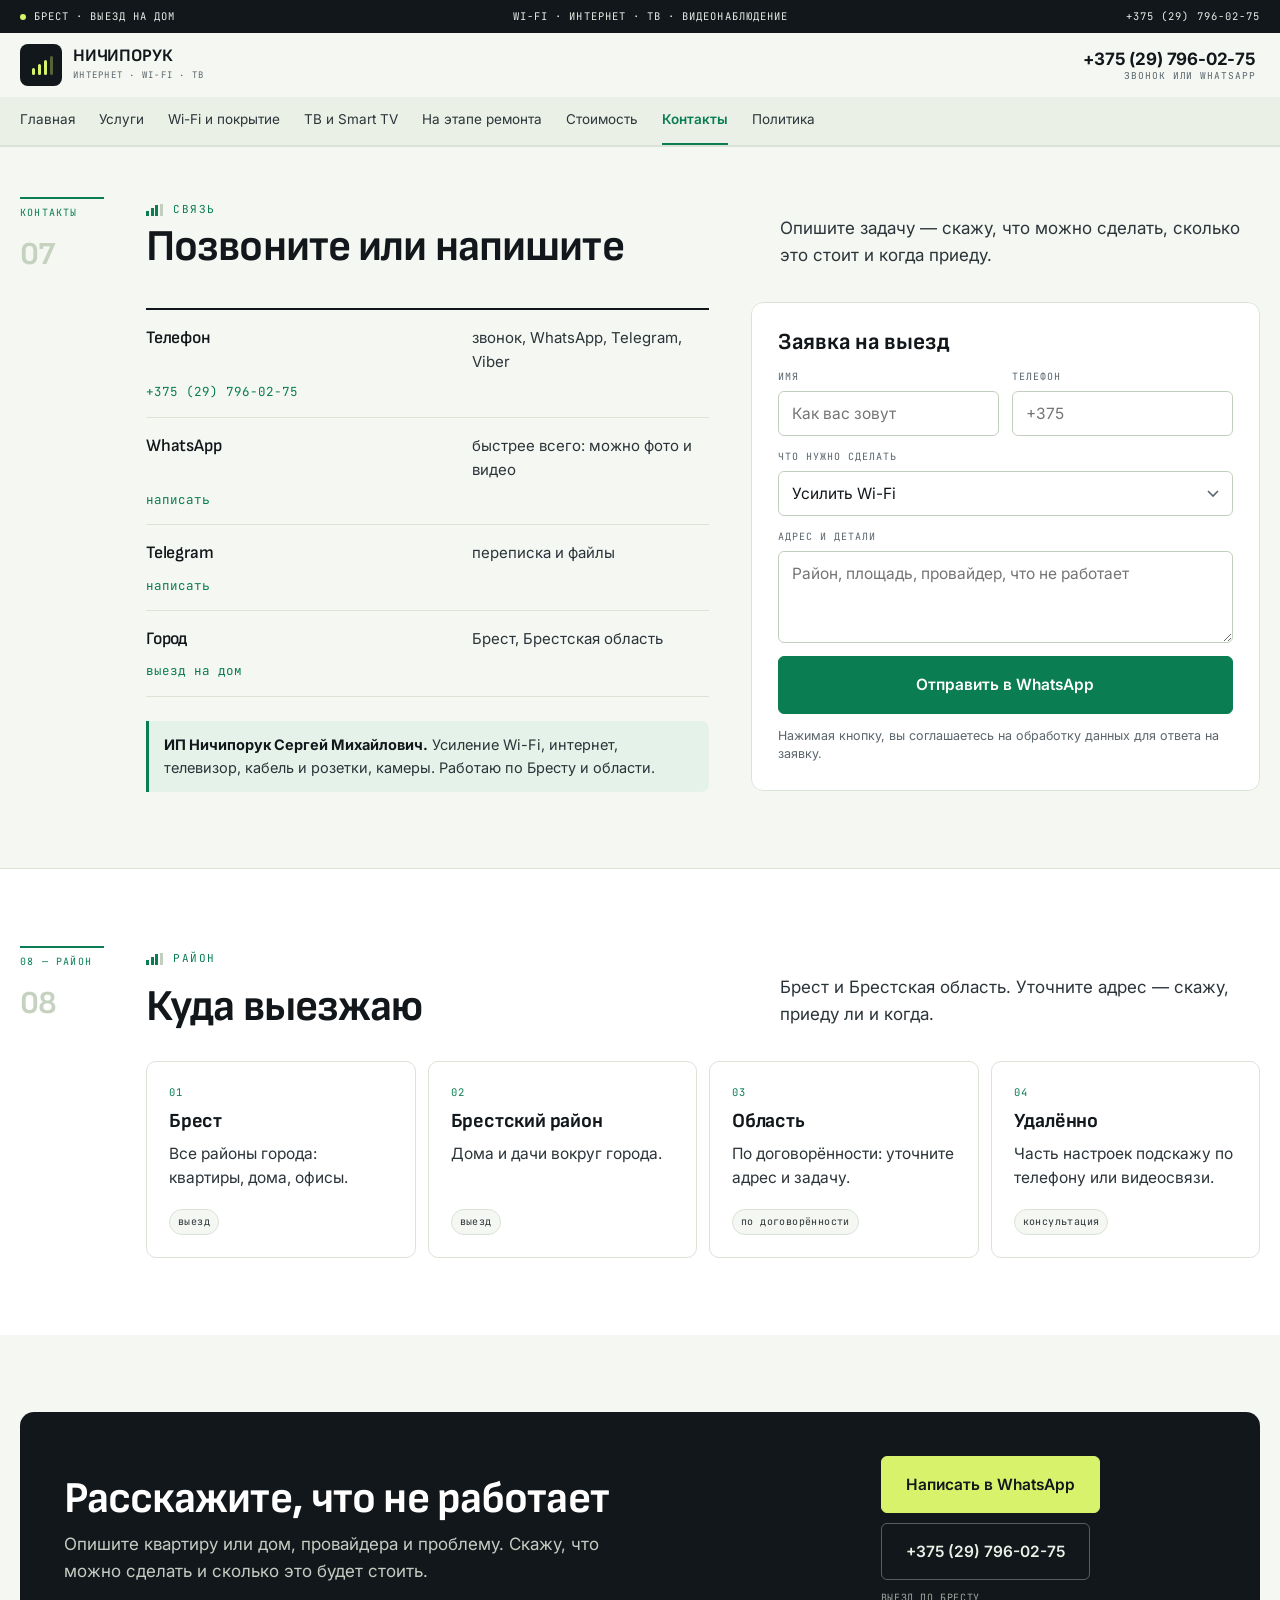
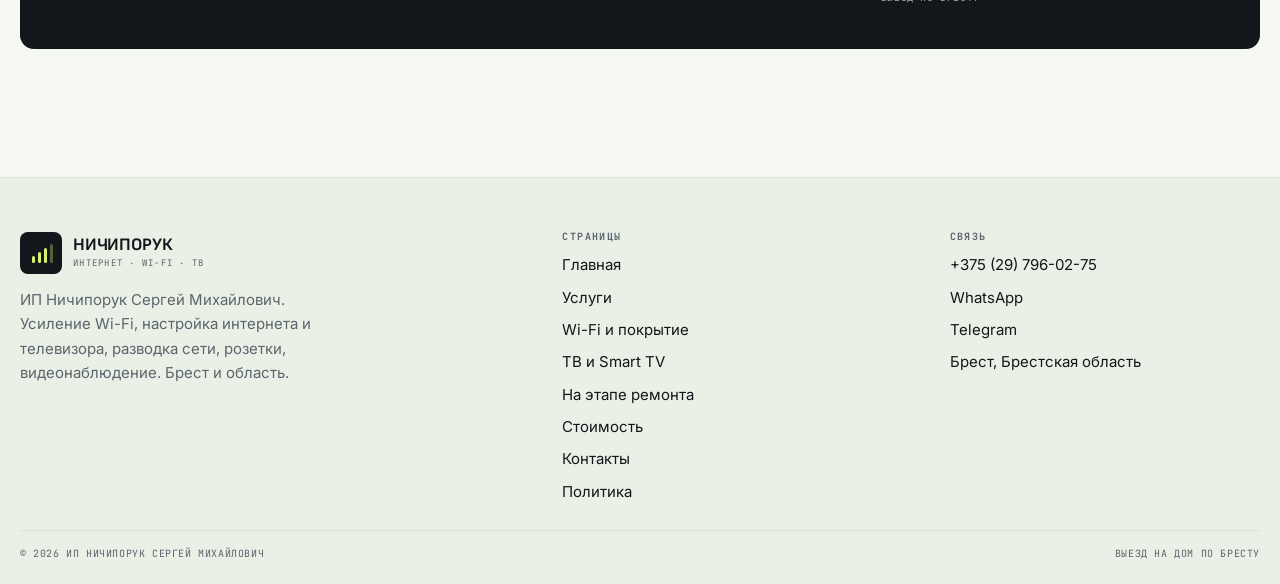
<file: kontakty.html>
<!DOCTYPE html>
<html lang="ru">
<head>
<meta charset="utf-8">
<meta name="viewport" content="width=device-width,initial-scale=1">
<title>Контакты — Ничипорук Сергей, Брест, +375 (29) 796-02-75</title>
<meta name="description" content="Связаться: телефон +375 (29) 796-02-75, WhatsApp, Telegram, Viber. Брест и Брестская область, выезд на дом.">
<link rel="icon" href="assets/img/favicon.svg" type="image/svg+xml">
<meta property="og:title" content="Контакты — Ничипорук Сергей, Брест, +375 (29) 796-02-75">
<meta property="og:description" content="Связаться: телефон +375 (29) 796-02-75, WhatsApp, Telegram, Viber. Брест и Брестская область, выезд на дом.">
<meta property="og:type" content="website">
<style>
:root{--paper:#F4F7F2;--ink:#12171B;--green:#0A7D52;--line:#DBE3D7;--line2:#C3CFBE;--white:#FFFFFF;--lime:#D9F26B;--wrap:1240px}
*,*::before,*::after{box-sizing:border-box}
body{margin:0;background:var(--paper);color:var(--ink);font-family:'Inter',system-ui,sans-serif;font-size:17px;line-height:1.62}
img{max-width:100%;height:auto;display:block}
h1,h2,h3{font-family:'Sofia Sans',system-ui,sans-serif;font-weight:700;margin:0;line-height:1.04;letter-spacing:-.02em}
a{color:inherit;text-decoration:none}
.wrap{width:min(var(--wrap),calc(100% - 40px));margin-inline:auto}
@media(max-width:600px){.wrap{width:calc(100% - 26px)}}
.topbar{background:var(--ink);color:#E6EDE6}
.topbar__in{display:flex;justify-content:space-between;gap:12px;flex-wrap:wrap;padding:8px 0}
.hdr{position:sticky;top:0;z-index:60;background:rgba(244,247,242,.96);border-bottom:1px solid var(--line)}
.hdr__in{display:flex;align-items:center;gap:12px;padding:11px 0}
.logo{display:flex;align-items:center;gap:11px;margin-right:auto}
.logo__mk{width:42px;height:42px;border-radius:8px;background:var(--ink);position:relative}
.logo__t b{display:block;font-family:'Sofia Sans',sans-serif;font-size:17.5px;line-height:1.06}
.logo__t span{display:block;font-size:9px;letter-spacing:.14em;text-transform:uppercase;color:#5A656C}
.burger{display:none;width:44px;height:44px;align-items:center;justify-content:center;flex-direction:column;gap:5px;background:transparent;border:1px solid var(--line2);border-radius:6px}
.burger i{display:block;width:19px;height:1.8px;background:var(--ink)}
@media(max-width:1099px){.burger{display:flex}}
.strip{background:#EAF0E6;border-bottom:1px solid var(--line);display:none}
@media(min-width:1100px){.strip{display:block}}
.strip__in{display:flex;gap:22px;overflow-x:auto;padding:0}
.strip a{padding:12px 0;font-size:13.5px;border-bottom:2px solid transparent;white-space:nowrap}
.strip a[aria-current]{color:var(--green);border-bottom-color:var(--green);font-weight:600}
.hero{position:relative;min-height:clamp(500px,72vh,760px);display:flex;align-items:flex-end;overflow:hidden;border-bottom:1px solid var(--line)}
.hero__bg{position:absolute;inset:0;z-index:-2}
.hero__bg img{width:100%;height:100%;object-fit:cover}
.hero::before{content:"";position:absolute;inset:0;z-index:-1;background:linear-gradient(94deg,rgba(244,247,242,.97),rgba(244,247,242,.9) 38%,rgba(244,247,242,.35) 72%,rgba(244,247,242,.05))}
.hero__in{padding:clamp(26px,4vw,54px) 0 clamp(20px,3vw,34px);min-width:0}
.hero h1{font-size:clamp(33px,5.4vw,66px);max-width:19ch;margin-top:12px}
.btn{display:inline-flex;align-items:center;justify-content:center;gap:8px;padding:15px 23px;border-radius:6px;border:1px solid var(--green);background:var(--green);color:#fff;font-weight:600;font-size:15.5px}
.btn--ghost{background:transparent;color:var(--ink);border-color:var(--line2)}
.kick{display:inline-flex;align-items:center;gap:9px;font-size:11px;letter-spacing:.14em;text-transform:uppercase;color:var(--green)}
.band{padding:clamp(38px,6vw,78px) 0;border-bottom:1px solid var(--line)}
.drawer{position:fixed;inset:0;z-index:120;background:rgba(12,18,16,.5);opacity:0;pointer-events:none;transition:opacity .2s}
.drawer[data-open="true"]{opacity:1;pointer-events:auto}
.drawer__inner{width:min(400px,100%);height:100%;margin-left:auto;background:#fff;padding:20px;overflow-y:auto;display:flex;flex-direction:column;gap:4px}
body.is-locked{overflow:hidden}
[hidden]{display:none !important}
.fbar{position:fixed;left:0;right:0;bottom:0;z-index:70;display:none;grid-template-columns:repeat(4,1fr);background:var(--ink)}
@media(max-width:1099px){.fbar{display:grid}body{padding-bottom:58px}}
.fbar a{display:flex;flex-direction:column;align-items:center;gap:3px;padding:9px 2px;color:#EAF0E6;font-size:9px;letter-spacing:.06em;text-transform:uppercase}
.fbar a:first-child{background:var(--green);color:#fff}
</style>
<link rel="preconnect" href="https://fonts.googleapis.com">
<link rel="preconnect" href="https://fonts.gstatic.com" crossorigin>
<link rel="stylesheet" href="https://fonts.googleapis.com/css2?family=Sofia+Sans:wght@600;700;800&family=Inter:wght@400;500;600&family=JetBrains+Mono:wght@400;500&display=swap">
<link rel="stylesheet" href="assets/css/site.v1.css">
</head>
<body>
<a class="skip" href="#main">К содержанию</a>
<div class="topbar"><div class="wrap topbar__in"><span><i class="dot"></i>Брест · выезд на дом</span><span>Wi-Fi · интернет · ТВ · видеонаблюдение</span><a href="tel:+375297960275">+375 (29) 796-02-75</a></div></div><header class="hdr"><div class="wrap hdr__in"><a class="logo" href="index.html"><span class="logo__mk"><i></i><i></i><i></i><i></i></span><span class="logo__t"><b>НИЧИПОРУК</b><span>интернет · wi-fi · тв</span></span></a><div class="hdr__tel"><b><a href="tel:+375297960275">+375 (29) 796-02-75</a></b><span>звонок или WhatsApp</span></div><button class="burger" id="burger" aria-label="Меню" aria-expanded="false" aria-controls="drawer"><i></i><i></i></button></div><nav class="strip" aria-label="Страницы"><div class="wrap strip__in"><a href="index.html">Главная</a><a href="uslugi.html">Услуги</a><a href="wifi.html">Wi-Fi и покрытие</a><a href="tv.html">ТВ и Smart TV</a><a href="remont.html">На этапе ремонта</a><a href="cena.html">Стоимость</a><a href="kontakty.html" aria-current="page">Контакты</a><a href="politika.html">Политика</a></div></nav></header>
<main id="main">
<section class="band" style="padding-top:clamp(26px,4vw,50px)"><div class="wrap"><div class="sect sect--side"><div class="sect__side"><span>Контакты</span><b>07</b></div><div class="sect__main"><div class="sect__head"><div><span class="kick">Связь</span><h1 style="font-size:clamp(28px,3.6vw,44px)">Позвоните или напишите</h1></div><p>Опишите задачу — скажу, что можно сделать, сколько это стоит и когда приеду.</p></div><div class="split"><div class="split__body"><div class="inv"><div class="inv__row"><b>Телефон</b><span>звонок, WhatsApp, Telegram, Viber</span><span class="dots"></span><em><a href="tel:+375297960275">+375 (29) 796-02-75</a></em></div><div class="inv__row"><b>WhatsApp</b><span>быстрее всего: можно фото и видео</span><span class="dots"></span><em><a href="https://wa.me/375297960275" target="_blank" rel="noopener">написать</a></em></div><div class="inv__row"><b>Telegram</b><span>переписка и файлы</span><span class="dots"></span><em><a href="https://t.me/+375297960275" target="_blank" rel="noopener">написать</a></em></div><div class="inv__row"><b>Город</b><span>Брест, Брестская область</span><span class="dots"></span><em>выезд на дом</em></div></div><div class="note mt24"><b>ИП Ничипорук Сергей Михайлович.</b> Усиление Wi-Fi, интернет, телевизор, кабель и розетки, камеры. Работаю по Бресту и области.</div></div><div class="split__media" style="border:0;background:transparent"><form class="form" id="reqForm" novalidate><h3>Заявка на выезд</h3><div class="form__row"><div class="field"><label for="fName">Имя</label><input id="fName" name="name" type="text" placeholder="Как вас зовут" required></div><div class="field"><label for="fTel">Телефон</label><input id="fTel" name="tel" type="tel" placeholder="+375" required></div></div><div class="field"><label for="fWhat">Что нужно сделать</label><select id="fWhat" name="what"><option>Усилить Wi-Fi</option><option>Настроить роутер</option><option>Провести кабель и розетки</option><option>Настроить телевизор, Smart TV, IPTV</option><option>Разводка сети на этапе ремонта</option><option>Видеокамера</option><option>Умные устройства</option><option>Электрика: розетки, выключатели</option></select></div><div class="field"><label for="fMsg">Адрес и детали</label><textarea id="fMsg" name="msg" placeholder="Район, площадь, провайдер, что не работает"></textarea></div><button class="btn" type="submit">Отправить в WhatsApp</button><small>Нажимая кнопку, вы соглашаетесь на обработку данных для ответа на заявку.</small></form></div></div></div></div></div></section><section class="band band--white"><div class="wrap"><div class="sect sect--side"><div class="sect__side"><span>08 — район</span><b>08</b></div><div class="sect__main"><div class="sect__head"><div><span class="kick">Район</span><h2>Куда выезжаю</h2></div><p>Брест и Брестская область. Уточните адрес — скажу, приеду ли и когда.</p></div><div class="cards"><article class="card"><span class="card__n">01</span><h3>Брест</h3><p>Все районы города: квартиры, дома, офисы.</p><div class="card__tags"><span class="tag">выезд</span></div></article><article class="card"><span class="card__n">02</span><h3>Брестский район</h3><p>Дома и дачи вокруг города.</p><div class="card__tags"><span class="tag">выезд</span></div></article><article class="card"><span class="card__n">03</span><h3>Область</h3><p>По договорённости: уточните адрес и задачу.</p><div class="card__tags"><span class="tag">по договорённости</span></div></article><article class="card"><span class="card__n">04</span><h3>Удалённо</h3><p>Часть настроек подскажу по телефону или видеосвязи.</p><div class="card__tags"><span class="tag">консультация</span></div></article></div></div></div></div></section></main>
<section class="band" style="border-bottom:0"><div class="wrap"><div class="cta"><div><h2>Расскажите, что не работает</h2><p>Опишите квартиру или дом, провайдера и проблему. Скажу, что можно сделать и сколько это будет стоить.</p></div><div class="cta__act"><a class="btn btn--lime" href="https://wa.me/375297960275" target="_blank" rel="noopener">Написать в WhatsApp</a><a class="btn btn--ghost" href="tel:+375297960275">+375 (29) 796-02-75</a><small>Выезд по Бресту</small></div></div></div></section>
<footer class="foot"><div class="wrap"><div class="foot__grid"><div><a class="logo" href="index.html"><span class="logo__mk"><i></i><i></i><i></i><i></i></span><span class="logo__t"><b>НИЧИПОРУК</b><span>интернет · wi-fi · тв</span></span></a><p style="margin-top:14px;color:#5A656C;font-size:15px;max-width:34ch">ИП Ничипорук Сергей Михайлович. Усиление Wi-Fi, настройка интернета и телевизора, разводка сети, розетки, видеонаблюдение. Брест и область.</p></div><div><h4>Страницы</h4><ul><li><a href="index.html">Главная</a></li><li><a href="uslugi.html">Услуги</a></li><li><a href="wifi.html">Wi-Fi и покрытие</a></li><li><a href="tv.html">ТВ и Smart TV</a></li><li><a href="remont.html">На этапе ремонта</a></li><li><a href="cena.html">Стоимость</a></li><li><a href="kontakty.html">Контакты</a></li><li><a href="politika.html">Политика</a></li></ul></div><div><h4>Связь</h4><ul><li><a href="tel:+375297960275">+375 (29) 796-02-75</a></li><li><a href="https://wa.me/375297960275" target="_blank" rel="noopener">WhatsApp</a></li><li><a href="https://t.me/+375297960275" target="_blank" rel="noopener">Telegram</a></li><li>Брест, Брестская область</li></ul></div></div><div class="foot__bottom"><span>© 2026 ИП Ничипорук Сергей Михайлович</span><span>Выезд на дом по Бресту</span></div></div></footer>
<div class="fbar" aria-label="Быстрая связь"><a href="tel:+375297960275"><svg viewBox="0 0 24 24"><path d="M6.6 3.5l3 3-2 2.4a12 12 0 005.5 5.5l2.4-2 3 3-2 2.6c-1.2 1.4-3 1.7-4.6 1A16.5 16.5 0 013.4 8.1c-.7-1.6-.4-3.4 1-4.6z"/></svg>Позвонить</a><a href="https://wa.me/375297960275" target="_blank" rel="noopener"><svg viewBox="0 0 24 24"><path d="M3 21l1.7-5A8.6 8.6 0 013.4 11a8.6 8.6 0 118.6 8.6 8.9 8.9 0 01-4.4-1.2z"/><path d="M8.6 8.2c.3-.6.5-.6.9-.6h.7c.2 0 .5 0 .7.5l.8 1.9c.1.3 0 .5-.1.7l-.5.6c-.2.2-.2.4-.1.6a6 6 0 002.8 2.4c.3.1.5.1.7-.1l.7-.8c.2-.2.4-.2.6-.1l1.8.9c.3.1.4.3.4.5v.6c0 .7-.5 1.4-1.2 1.6-.6.2-1.4.3-2.3 0a10 10 0 01-3.6-2.2 9.4 9.4 0 01-1.9-3c-.2-.8-.1-1.6.1-2.1z"/></svg>WhatsApp</a><a href="https://t.me/+375297960275" target="_blank" rel="noopener"><svg viewBox="0 0 24 24"><path d="M21 4L3 11l5 1.8L10 19l3-3.4 4.6 3z"/><path d="M8 12.8L18 6l-7 8.6"/></svg>Telegram</a><a href="viber://chat?number=%2B375297960275"><svg viewBox="0 0 24 24"><path d="M12 3c5 0 8 3.2 8 7.6 0 4.5-3.2 7.4-8 7.4-.7 0-1.4 0-2-.2L6 21l.8-3.4A7.3 7.3 0 014 10.6C4 6.2 7 3 12 3z"/><path d="M9 8.5c1.2 3 2.4 4.2 5 5"/></svg>Viber</a></div>
<div class="drawer" id="drawer" data-open="false" role="dialog" aria-modal="true" aria-label="Меню"><div class="drawer__inner"><div class="drawer__top"><span class="mono">Меню</span><button class="drawer__x" id="drawerClose" aria-label="Закрыть меню">×</button></div><a class="dl" href="index.html">Главная<span>01</span></a><a class="dl" href="uslugi.html">Услуги<span>02</span></a><a class="dl" href="wifi.html">Wi-Fi и покрытие<span>03</span></a><a class="dl" href="tv.html">ТВ и Smart TV<span>04</span></a><a class="dl" href="remont.html">На этапе ремонта<span>05</span></a><a class="dl" href="cena.html">Стоимость<span>06</span></a><a class="dl" href="kontakty.html">Контакты<span>07</span></a><a class="dl" href="politika.html">Политика<span>08</span></a><div class="drawer__foot"><a class="btn" href="https://wa.me/375297960275" target="_blank" rel="noopener">WhatsApp</a><a class="btn btn--ghost" href="tel:+375297960275">+375 (29) 796-02-75</a></div></div></div>
<script src="assets/js/main.v1.js" defer></script>
</body>
</html>
</file>
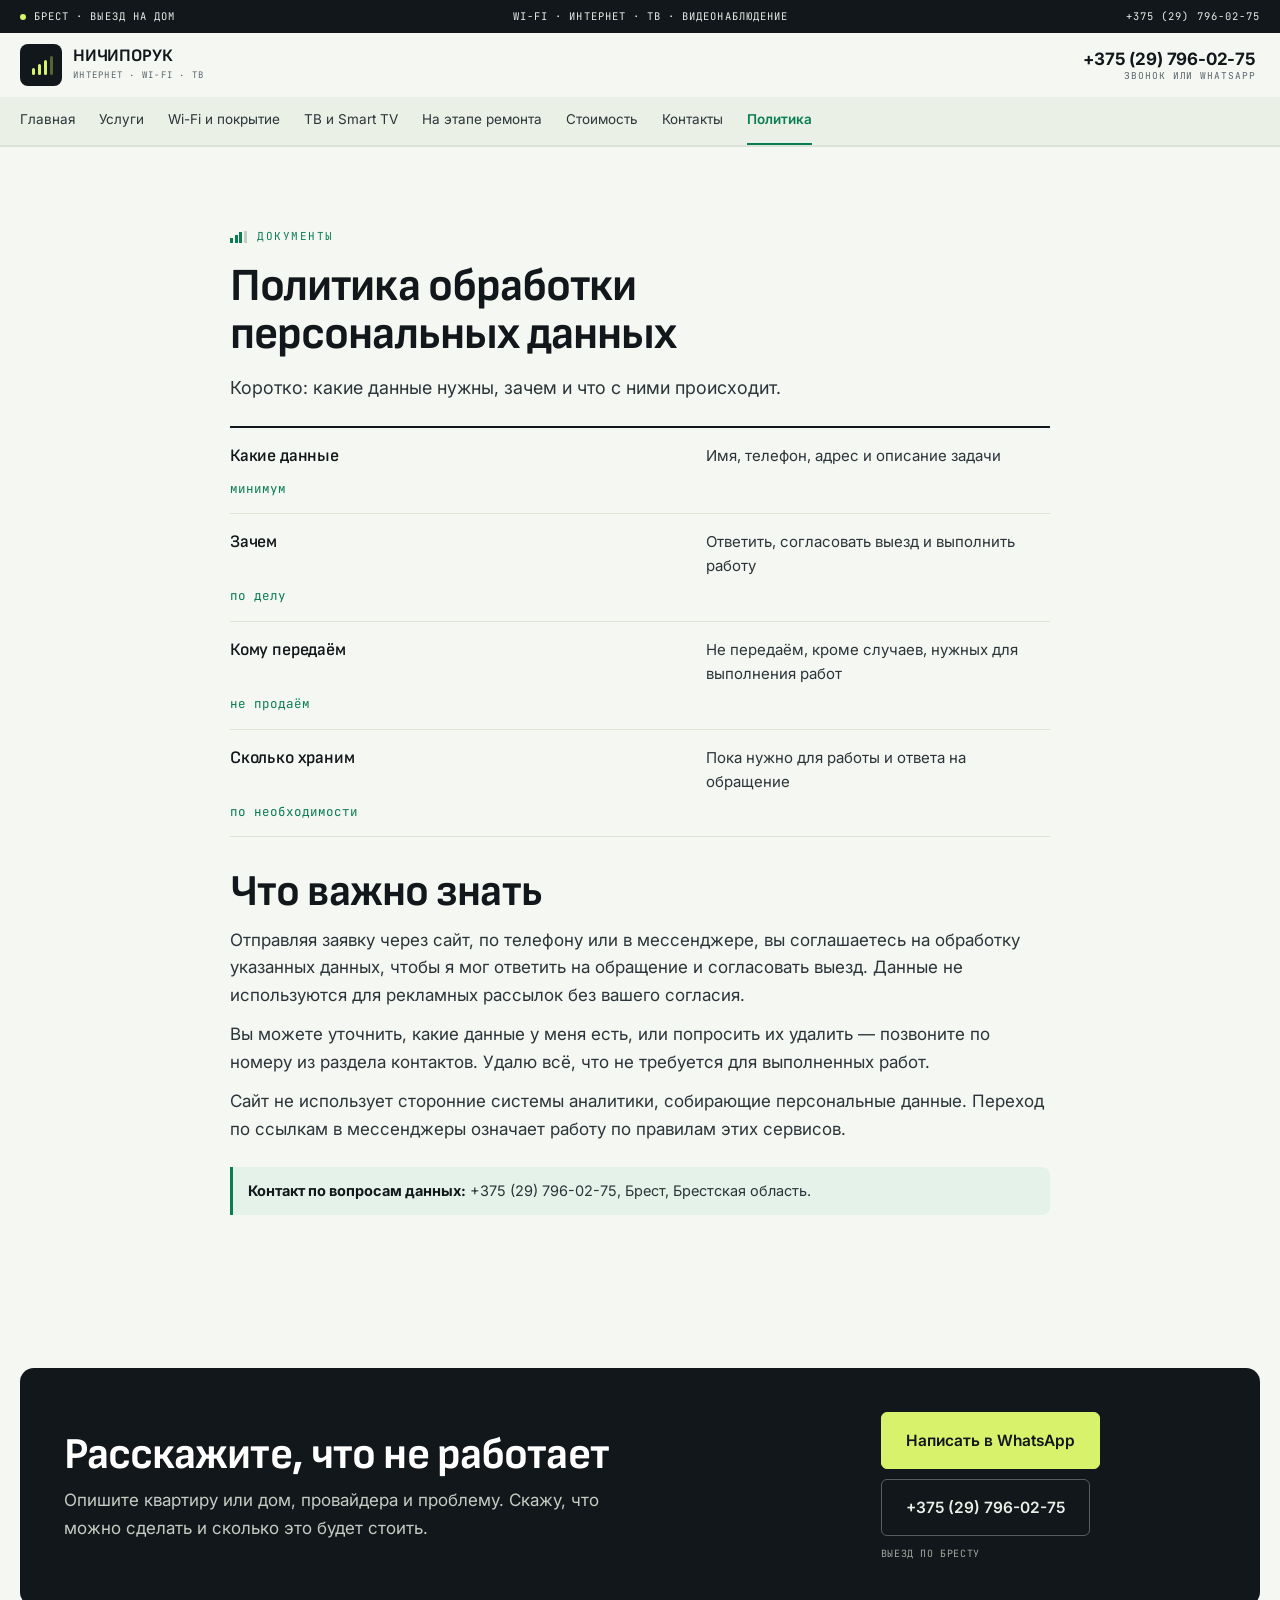
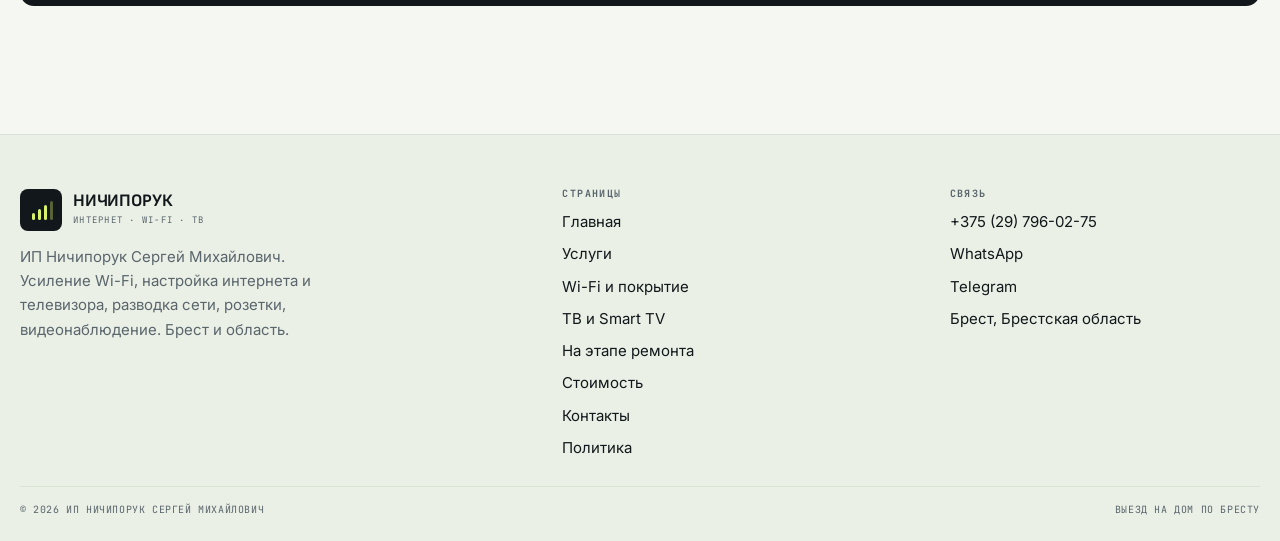
<file: politika.html>
<!DOCTYPE html>
<html lang="ru">
<head>
<meta charset="utf-8">
<meta name="viewport" content="width=device-width,initial-scale=1">
<title>Политика обработки персональных данных — Ничипорук</title>
<meta name="description" content="Как обрабатываются персональные данные, полученные через сайт и мессенджеры.">
<link rel="icon" href="assets/img/favicon.svg" type="image/svg+xml">
<meta property="og:title" content="Политика обработки персональных данных — Ничипорук">
<meta property="og:description" content="Как обрабатываются персональные данные, полученные через сайт и мессенджеры.">
<meta property="og:type" content="website">
<style>
:root{--paper:#F4F7F2;--ink:#12171B;--green:#0A7D52;--line:#DBE3D7;--line2:#C3CFBE;--white:#FFFFFF;--lime:#D9F26B;--wrap:1240px}
*,*::before,*::after{box-sizing:border-box}
body{margin:0;background:var(--paper);color:var(--ink);font-family:'Inter',system-ui,sans-serif;font-size:17px;line-height:1.62}
img{max-width:100%;height:auto;display:block}
h1,h2,h3{font-family:'Sofia Sans',system-ui,sans-serif;font-weight:700;margin:0;line-height:1.04;letter-spacing:-.02em}
a{color:inherit;text-decoration:none}
.wrap{width:min(var(--wrap),calc(100% - 40px));margin-inline:auto}
@media(max-width:600px){.wrap{width:calc(100% - 26px)}}
.topbar{background:var(--ink);color:#E6EDE6}
.topbar__in{display:flex;justify-content:space-between;gap:12px;flex-wrap:wrap;padding:8px 0}
.hdr{position:sticky;top:0;z-index:60;background:rgba(244,247,242,.96);border-bottom:1px solid var(--line)}
.hdr__in{display:flex;align-items:center;gap:12px;padding:11px 0}
.logo{display:flex;align-items:center;gap:11px;margin-right:auto}
.logo__mk{width:42px;height:42px;border-radius:8px;background:var(--ink);position:relative}
.logo__t b{display:block;font-family:'Sofia Sans',sans-serif;font-size:17.5px;line-height:1.06}
.logo__t span{display:block;font-size:9px;letter-spacing:.14em;text-transform:uppercase;color:#5A656C}
.burger{display:none;width:44px;height:44px;align-items:center;justify-content:center;flex-direction:column;gap:5px;background:transparent;border:1px solid var(--line2);border-radius:6px}
.burger i{display:block;width:19px;height:1.8px;background:var(--ink)}
@media(max-width:1099px){.burger{display:flex}}
.strip{background:#EAF0E6;border-bottom:1px solid var(--line);display:none}
@media(min-width:1100px){.strip{display:block}}
.strip__in{display:flex;gap:22px;overflow-x:auto;padding:0}
.strip a{padding:12px 0;font-size:13.5px;border-bottom:2px solid transparent;white-space:nowrap}
.strip a[aria-current]{color:var(--green);border-bottom-color:var(--green);font-weight:600}
.hero{position:relative;min-height:clamp(500px,72vh,760px);display:flex;align-items:flex-end;overflow:hidden;border-bottom:1px solid var(--line)}
.hero__bg{position:absolute;inset:0;z-index:-2}
.hero__bg img{width:100%;height:100%;object-fit:cover}
.hero::before{content:"";position:absolute;inset:0;z-index:-1;background:linear-gradient(94deg,rgba(244,247,242,.97),rgba(244,247,242,.9) 38%,rgba(244,247,242,.35) 72%,rgba(244,247,242,.05))}
.hero__in{padding:clamp(26px,4vw,54px) 0 clamp(20px,3vw,34px);min-width:0}
.hero h1{font-size:clamp(33px,5.4vw,66px);max-width:19ch;margin-top:12px}
.btn{display:inline-flex;align-items:center;justify-content:center;gap:8px;padding:15px 23px;border-radius:6px;border:1px solid var(--green);background:var(--green);color:#fff;font-weight:600;font-size:15.5px}
.btn--ghost{background:transparent;color:var(--ink);border-color:var(--line2)}
.kick{display:inline-flex;align-items:center;gap:9px;font-size:11px;letter-spacing:.14em;text-transform:uppercase;color:var(--green)}
.band{padding:clamp(38px,6vw,78px) 0;border-bottom:1px solid var(--line)}
.drawer{position:fixed;inset:0;z-index:120;background:rgba(12,18,16,.5);opacity:0;pointer-events:none;transition:opacity .2s}
.drawer[data-open="true"]{opacity:1;pointer-events:auto}
.drawer__inner{width:min(400px,100%);height:100%;margin-left:auto;background:#fff;padding:20px;overflow-y:auto;display:flex;flex-direction:column;gap:4px}
body.is-locked{overflow:hidden}
[hidden]{display:none !important}
.fbar{position:fixed;left:0;right:0;bottom:0;z-index:70;display:none;grid-template-columns:repeat(4,1fr);background:var(--ink)}
@media(max-width:1099px){.fbar{display:grid}body{padding-bottom:58px}}
.fbar a{display:flex;flex-direction:column;align-items:center;gap:3px;padding:9px 2px;color:#EAF0E6;font-size:9px;letter-spacing:.06em;text-transform:uppercase}
.fbar a:first-child{background:var(--green);color:#fff}
</style>
<link rel="preconnect" href="https://fonts.googleapis.com">
<link rel="preconnect" href="https://fonts.gstatic.com" crossorigin>
<link rel="stylesheet" href="https://fonts.googleapis.com/css2?family=Sofia+Sans:wght@600;700;800&family=Inter:wght@400;500;600&family=JetBrains+Mono:wght@400;500&display=swap">
<link rel="stylesheet" href="assets/css/site.v1.css">
</head>
<body>
<a class="skip" href="#main">К содержанию</a>
<div class="topbar"><div class="wrap topbar__in"><span><i class="dot"></i>Брест · выезд на дом</span><span>Wi-Fi · интернет · ТВ · видеонаблюдение</span><a href="tel:+375297960275">+375 (29) 796-02-75</a></div></div><header class="hdr"><div class="wrap hdr__in"><a class="logo" href="index.html"><span class="logo__mk"><i></i><i></i><i></i><i></i></span><span class="logo__t"><b>НИЧИПОРУК</b><span>интернет · wi-fi · тв</span></span></a><div class="hdr__tel"><b><a href="tel:+375297960275">+375 (29) 796-02-75</a></b><span>звонок или WhatsApp</span></div><button class="burger" id="burger" aria-label="Меню" aria-expanded="false" aria-controls="drawer"><i></i><i></i></button></div><nav class="strip" aria-label="Страницы"><div class="wrap strip__in"><a href="index.html">Главная</a><a href="uslugi.html">Услуги</a><a href="wifi.html">Wi-Fi и покрытие</a><a href="tv.html">ТВ и Smart TV</a><a href="remont.html">На этапе ремонта</a><a href="cena.html">Стоимость</a><a href="kontakty.html">Контакты</a><a href="politika.html" aria-current="page">Политика</a></div></nav></header>
<main id="main">
<section class="band"><div class="wrap" style="max-width:820px"><span class="kick">Документы</span><h1 style="margin-top:12px;font-size:clamp(28px,4vw,46px)">Политика обработки персональных данных</h1><p class="lead" style="margin-top:16px">Коротко: какие данные нужны, зачем и что с ними происходит.</p><div class="inv mt24"><div class="inv__row"><b>Какие данные</b><span>Имя, телефон, адрес и описание задачи</span><span class="dots"></span><em>минимум</em></div><div class="inv__row"><b>Зачем</b><span>Ответить, согласовать выезд и выполнить работу</span><span class="dots"></span><em>по делу</em></div><div class="inv__row"><b>Кому передаём</b><span>Не передаём, кроме случаев, нужных для выполнения работ</span><span class="dots"></span><em>не продаём</em></div><div class="inv__row"><b>Сколько храним</b><span>Пока нужно для работы и ответа на обращение</span><span class="dots"></span><em>по необходимости</em></div></div><h2 style="margin-top:32px">Что важно знать</h2><p style="margin-top:12px;color:#2B3439">Отправляя заявку через сайт, по телефону или в мессенджере, вы соглашаетесь на обработку указанных данных, чтобы я мог ответить на обращение и согласовать выезд. Данные не используются для рекламных рассылок без вашего согласия.</p><p style="margin-top:12px;color:#2B3439">Вы можете уточнить, какие данные у меня есть, или попросить их удалить — позвоните по номеру из раздела контактов. Удалю всё, что не требуется для выполненных работ.</p><p style="margin-top:12px;color:#2B3439">Сайт не использует сторонние системы аналитики, собирающие персональные данные. Переход по ссылкам в мессенджеры означает работу по правилам этих сервисов.</p><div class="note mt24"><b>Контакт по вопросам данных:</b> +375 (29) 796-02-75, Брест, Брестская область.</div></div></section></main>
<section class="band" style="border-bottom:0"><div class="wrap"><div class="cta"><div><h2>Расскажите, что не работает</h2><p>Опишите квартиру или дом, провайдера и проблему. Скажу, что можно сделать и сколько это будет стоить.</p></div><div class="cta__act"><a class="btn btn--lime" href="https://wa.me/375297960275" target="_blank" rel="noopener">Написать в WhatsApp</a><a class="btn btn--ghost" href="tel:+375297960275">+375 (29) 796-02-75</a><small>Выезд по Бресту</small></div></div></div></section>
<footer class="foot"><div class="wrap"><div class="foot__grid"><div><a class="logo" href="index.html"><span class="logo__mk"><i></i><i></i><i></i><i></i></span><span class="logo__t"><b>НИЧИПОРУК</b><span>интернет · wi-fi · тв</span></span></a><p style="margin-top:14px;color:#5A656C;font-size:15px;max-width:34ch">ИП Ничипорук Сергей Михайлович. Усиление Wi-Fi, настройка интернета и телевизора, разводка сети, розетки, видеонаблюдение. Брест и область.</p></div><div><h4>Страницы</h4><ul><li><a href="index.html">Главная</a></li><li><a href="uslugi.html">Услуги</a></li><li><a href="wifi.html">Wi-Fi и покрытие</a></li><li><a href="tv.html">ТВ и Smart TV</a></li><li><a href="remont.html">На этапе ремонта</a></li><li><a href="cena.html">Стоимость</a></li><li><a href="kontakty.html">Контакты</a></li><li><a href="politika.html">Политика</a></li></ul></div><div><h4>Связь</h4><ul><li><a href="tel:+375297960275">+375 (29) 796-02-75</a></li><li><a href="https://wa.me/375297960275" target="_blank" rel="noopener">WhatsApp</a></li><li><a href="https://t.me/+375297960275" target="_blank" rel="noopener">Telegram</a></li><li>Брест, Брестская область</li></ul></div></div><div class="foot__bottom"><span>© 2026 ИП Ничипорук Сергей Михайлович</span><span>Выезд на дом по Бресту</span></div></div></footer>
<div class="fbar" aria-label="Быстрая связь"><a href="tel:+375297960275"><svg viewBox="0 0 24 24"><path d="M6.6 3.5l3 3-2 2.4a12 12 0 005.5 5.5l2.4-2 3 3-2 2.6c-1.2 1.4-3 1.7-4.6 1A16.5 16.5 0 013.4 8.1c-.7-1.6-.4-3.4 1-4.6z"/></svg>Позвонить</a><a href="https://wa.me/375297960275" target="_blank" rel="noopener"><svg viewBox="0 0 24 24"><path d="M3 21l1.7-5A8.6 8.6 0 013.4 11a8.6 8.6 0 118.6 8.6 8.9 8.9 0 01-4.4-1.2z"/><path d="M8.6 8.2c.3-.6.5-.6.9-.6h.7c.2 0 .5 0 .7.5l.8 1.9c.1.3 0 .5-.1.7l-.5.6c-.2.2-.2.4-.1.6a6 6 0 002.8 2.4c.3.1.5.1.7-.1l.7-.8c.2-.2.4-.2.6-.1l1.8.9c.3.1.4.3.4.5v.6c0 .7-.5 1.4-1.2 1.6-.6.2-1.4.3-2.3 0a10 10 0 01-3.6-2.2 9.4 9.4 0 01-1.9-3c-.2-.8-.1-1.6.1-2.1z"/></svg>WhatsApp</a><a href="https://t.me/+375297960275" target="_blank" rel="noopener"><svg viewBox="0 0 24 24"><path d="M21 4L3 11l5 1.8L10 19l3-3.4 4.6 3z"/><path d="M8 12.8L18 6l-7 8.6"/></svg>Telegram</a><a href="viber://chat?number=%2B375297960275"><svg viewBox="0 0 24 24"><path d="M12 3c5 0 8 3.2 8 7.6 0 4.5-3.2 7.4-8 7.4-.7 0-1.4 0-2-.2L6 21l.8-3.4A7.3 7.3 0 014 10.6C4 6.2 7 3 12 3z"/><path d="M9 8.5c1.2 3 2.4 4.2 5 5"/></svg>Viber</a></div>
<div class="drawer" id="drawer" data-open="false" role="dialog" aria-modal="true" aria-label="Меню"><div class="drawer__inner"><div class="drawer__top"><span class="mono">Меню</span><button class="drawer__x" id="drawerClose" aria-label="Закрыть меню">×</button></div><a class="dl" href="index.html">Главная<span>01</span></a><a class="dl" href="uslugi.html">Услуги<span>02</span></a><a class="dl" href="wifi.html">Wi-Fi и покрытие<span>03</span></a><a class="dl" href="tv.html">ТВ и Smart TV<span>04</span></a><a class="dl" href="remont.html">На этапе ремонта<span>05</span></a><a class="dl" href="cena.html">Стоимость<span>06</span></a><a class="dl" href="kontakty.html">Контакты<span>07</span></a><a class="dl" href="politika.html">Политика<span>08</span></a><div class="drawer__foot"><a class="btn" href="https://wa.me/375297960275" target="_blank" rel="noopener">WhatsApp</a><a class="btn btn--ghost" href="tel:+375297960275">+375 (29) 796-02-75</a></div></div></div>
<script src="assets/js/main.v1.js" defer></script>
</body>
</html>
</file>
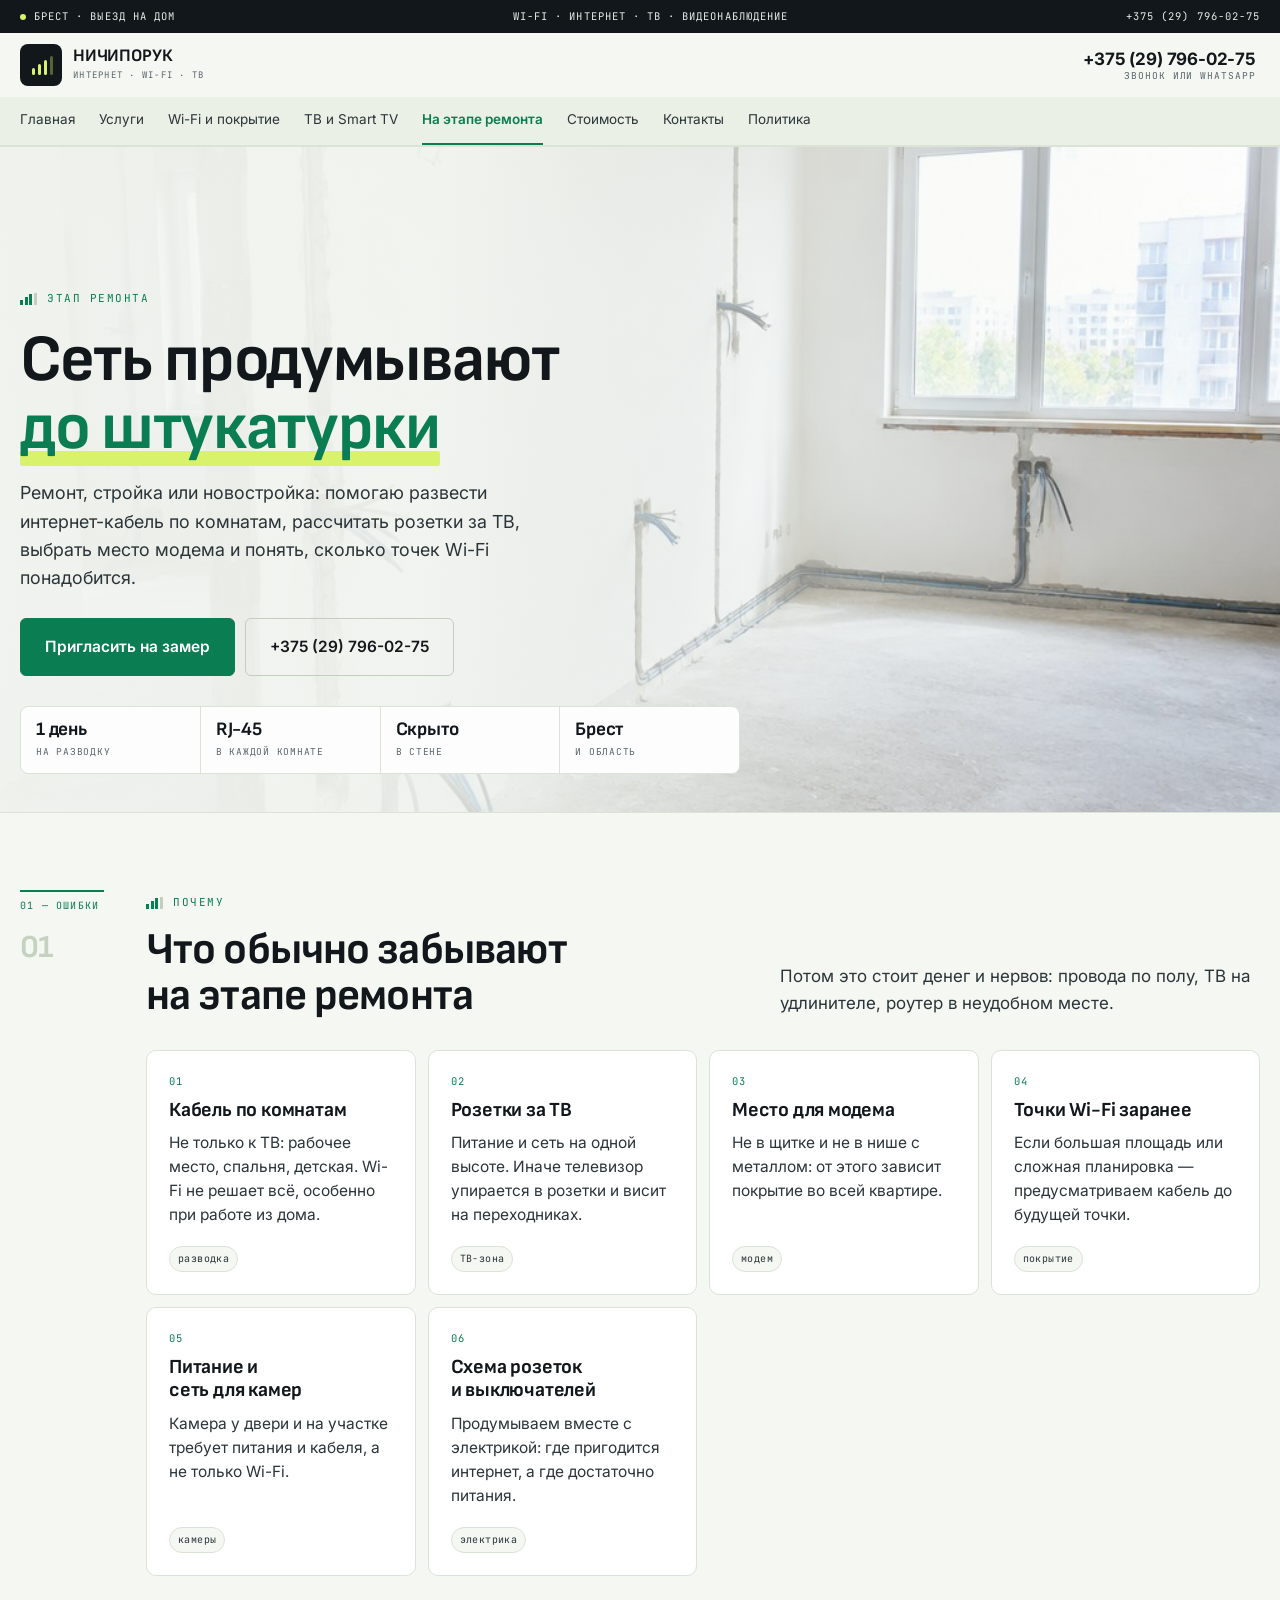
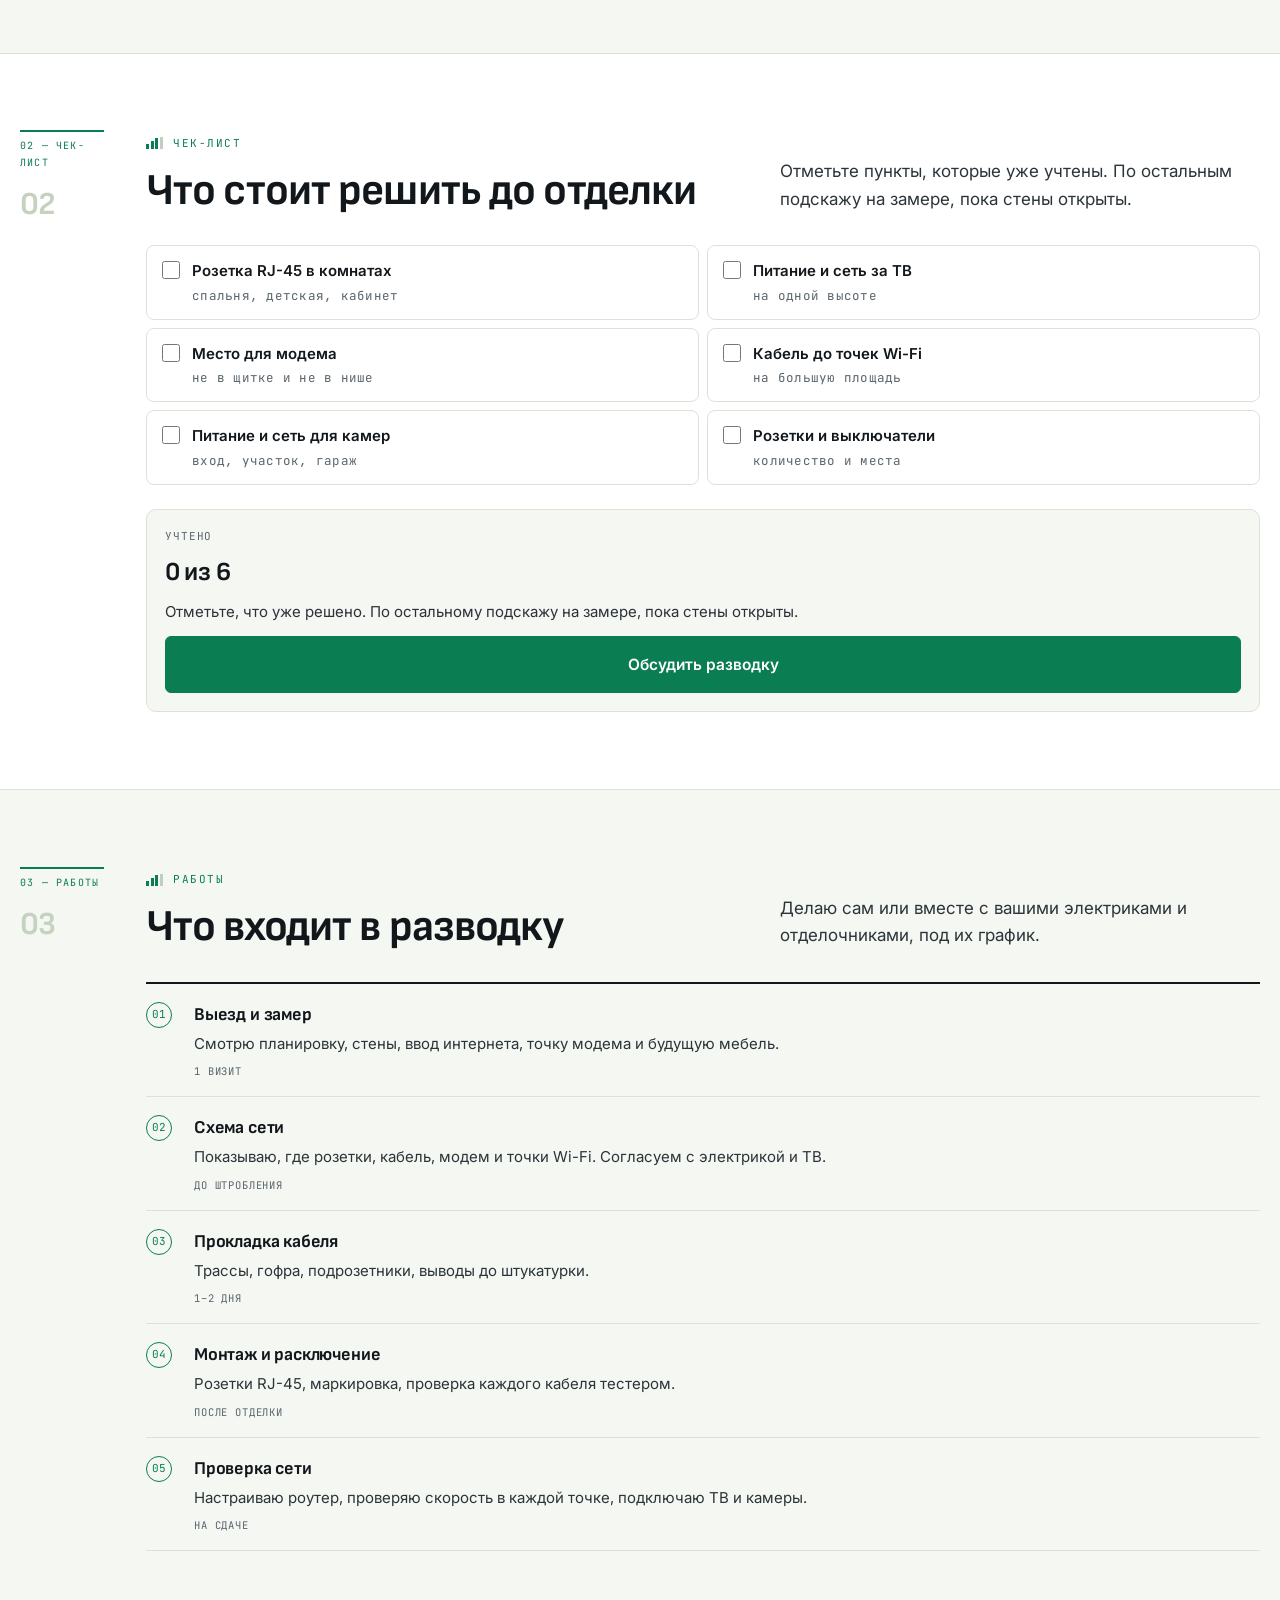
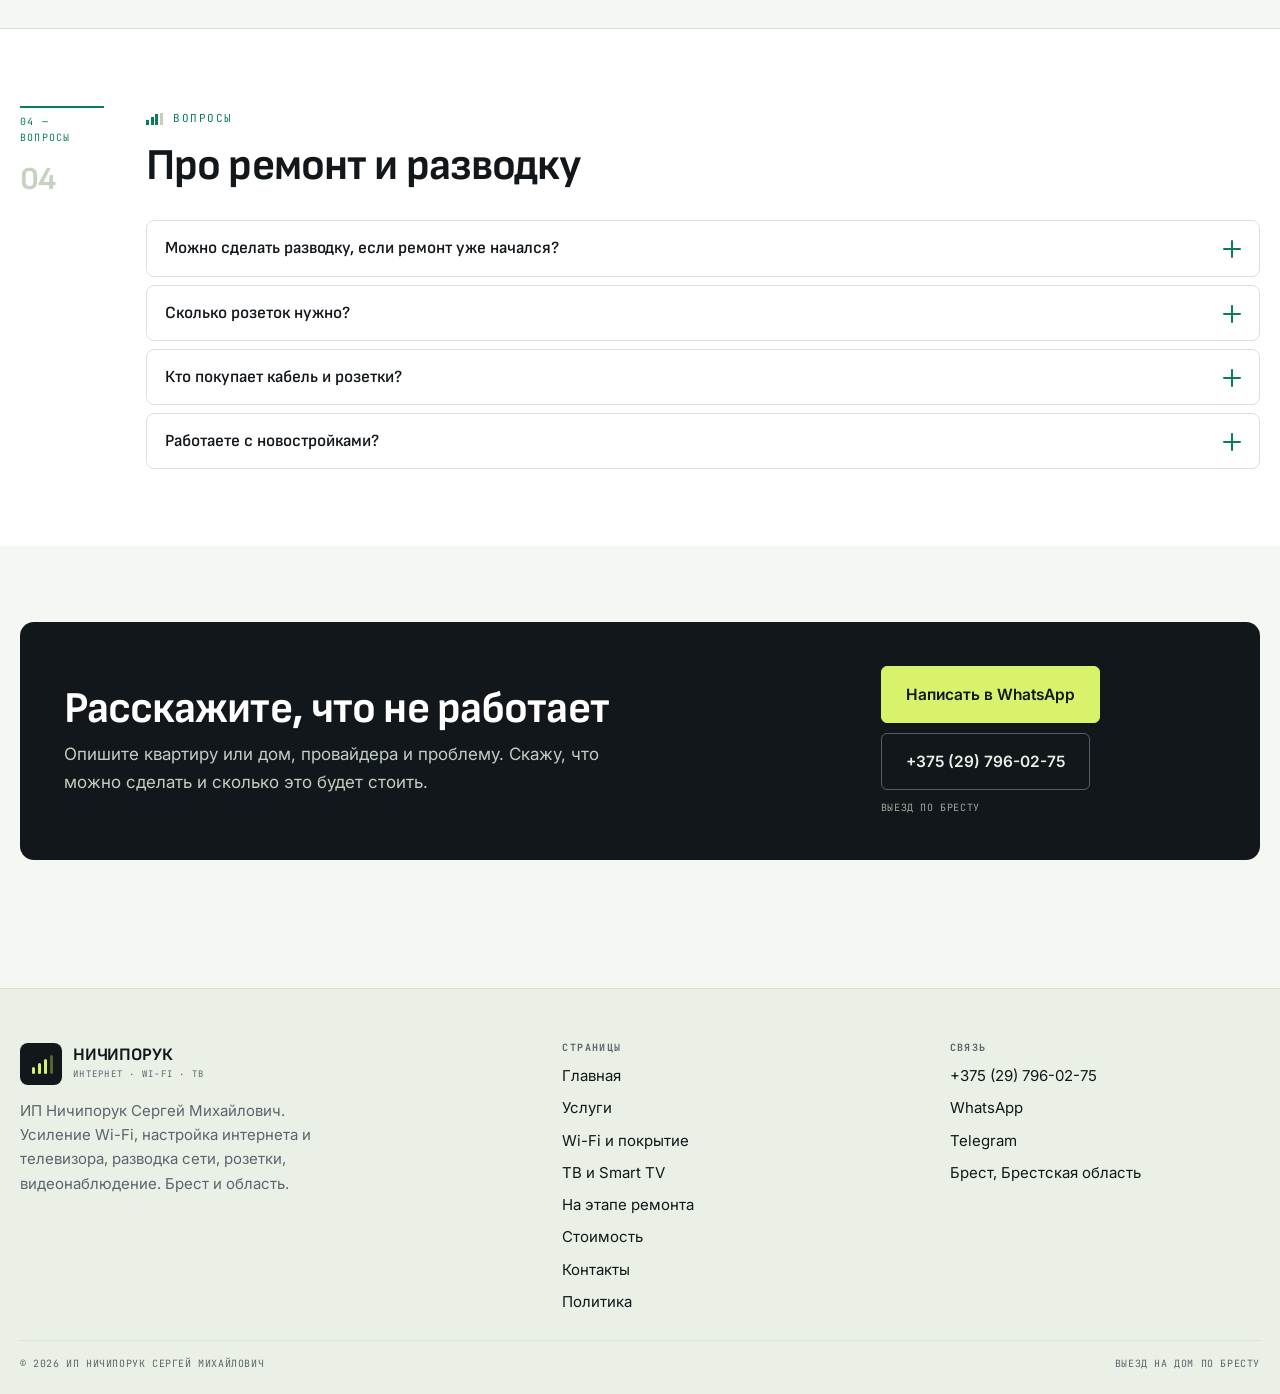
<file: remont.html>
<!DOCTYPE html>
<html lang="ru">
<head>
<meta charset="utf-8">
<meta name="viewport" content="width=device-width,initial-scale=1">
<title>Разводка сети на этапе ремонта — Ничипорук, Брест</title>
<meta name="description" content="Планирование сети до отделки: где розетки и выключатели, где модем, сколько розеток за ТВ, разводка интернет-кабеля по комнатам, трассы и точки Wi-Fi.">
<link rel="icon" href="assets/img/favicon.svg" type="image/svg+xml">
<meta property="og:title" content="Разводка сети на этапе ремонта — Ничипорук, Брест">
<meta property="og:description" content="Планирование сети до отделки: где розетки и выключатели, где модем, сколько розеток за ТВ, разводка интернет-кабеля по комнатам, трассы и точки Wi-Fi.">
<meta property="og:type" content="website">
<style>
:root{--paper:#F4F7F2;--ink:#12171B;--green:#0A7D52;--line:#DBE3D7;--line2:#C3CFBE;--white:#FFFFFF;--lime:#D9F26B;--wrap:1240px}
*,*::before,*::after{box-sizing:border-box}
body{margin:0;background:var(--paper);color:var(--ink);font-family:'Inter',system-ui,sans-serif;font-size:17px;line-height:1.62}
img{max-width:100%;height:auto;display:block}
h1,h2,h3{font-family:'Sofia Sans',system-ui,sans-serif;font-weight:700;margin:0;line-height:1.04;letter-spacing:-.02em}
a{color:inherit;text-decoration:none}
.wrap{width:min(var(--wrap),calc(100% - 40px));margin-inline:auto}
@media(max-width:600px){.wrap{width:calc(100% - 26px)}}
.topbar{background:var(--ink);color:#E6EDE6}
.topbar__in{display:flex;justify-content:space-between;gap:12px;flex-wrap:wrap;padding:8px 0}
.hdr{position:sticky;top:0;z-index:60;background:rgba(244,247,242,.96);border-bottom:1px solid var(--line)}
.hdr__in{display:flex;align-items:center;gap:12px;padding:11px 0}
.logo{display:flex;align-items:center;gap:11px;margin-right:auto}
.logo__mk{width:42px;height:42px;border-radius:8px;background:var(--ink);position:relative}
.logo__t b{display:block;font-family:'Sofia Sans',sans-serif;font-size:17.5px;line-height:1.06}
.logo__t span{display:block;font-size:9px;letter-spacing:.14em;text-transform:uppercase;color:#5A656C}
.burger{display:none;width:44px;height:44px;align-items:center;justify-content:center;flex-direction:column;gap:5px;background:transparent;border:1px solid var(--line2);border-radius:6px}
.burger i{display:block;width:19px;height:1.8px;background:var(--ink)}
@media(max-width:1099px){.burger{display:flex}}
.strip{background:#EAF0E6;border-bottom:1px solid var(--line);display:none}
@media(min-width:1100px){.strip{display:block}}
.strip__in{display:flex;gap:22px;overflow-x:auto;padding:0}
.strip a{padding:12px 0;font-size:13.5px;border-bottom:2px solid transparent;white-space:nowrap}
.strip a[aria-current]{color:var(--green);border-bottom-color:var(--green);font-weight:600}
.hero{position:relative;min-height:clamp(500px,72vh,760px);display:flex;align-items:flex-end;overflow:hidden;border-bottom:1px solid var(--line)}
.hero__bg{position:absolute;inset:0;z-index:-2}
.hero__bg img{width:100%;height:100%;object-fit:cover}
.hero::before{content:"";position:absolute;inset:0;z-index:-1;background:linear-gradient(94deg,rgba(244,247,242,.97),rgba(244,247,242,.9) 38%,rgba(244,247,242,.35) 72%,rgba(244,247,242,.05))}
.hero__in{padding:clamp(26px,4vw,54px) 0 clamp(20px,3vw,34px);min-width:0}
.hero h1{font-size:clamp(33px,5.4vw,66px);max-width:19ch;margin-top:12px}
.btn{display:inline-flex;align-items:center;justify-content:center;gap:8px;padding:15px 23px;border-radius:6px;border:1px solid var(--green);background:var(--green);color:#fff;font-weight:600;font-size:15.5px}
.btn--ghost{background:transparent;color:var(--ink);border-color:var(--line2)}
.kick{display:inline-flex;align-items:center;gap:9px;font-size:11px;letter-spacing:.14em;text-transform:uppercase;color:var(--green)}
.band{padding:clamp(38px,6vw,78px) 0;border-bottom:1px solid var(--line)}
.drawer{position:fixed;inset:0;z-index:120;background:rgba(12,18,16,.5);opacity:0;pointer-events:none;transition:opacity .2s}
.drawer[data-open="true"]{opacity:1;pointer-events:auto}
.drawer__inner{width:min(400px,100%);height:100%;margin-left:auto;background:#fff;padding:20px;overflow-y:auto;display:flex;flex-direction:column;gap:4px}
body.is-locked{overflow:hidden}
[hidden]{display:none !important}
.fbar{position:fixed;left:0;right:0;bottom:0;z-index:70;display:none;grid-template-columns:repeat(4,1fr);background:var(--ink)}
@media(max-width:1099px){.fbar{display:grid}body{padding-bottom:58px}}
.fbar a{display:flex;flex-direction:column;align-items:center;gap:3px;padding:9px 2px;color:#EAF0E6;font-size:9px;letter-spacing:.06em;text-transform:uppercase}
.fbar a:first-child{background:var(--green);color:#fff}
</style>
<link rel="preconnect" href="https://fonts.googleapis.com">
<link rel="preconnect" href="https://fonts.gstatic.com" crossorigin>
<link rel="stylesheet" href="https://fonts.googleapis.com/css2?family=Sofia+Sans:wght@600;700;800&family=Inter:wght@400;500;600&family=JetBrains+Mono:wght@400;500&display=swap">
<link rel="stylesheet" href="assets/css/site.v1.css">
</head>
<body>
<a class="skip" href="#main">К содержанию</a>
<div class="topbar"><div class="wrap topbar__in"><span><i class="dot"></i>Брест · выезд на дом</span><span>Wi-Fi · интернет · ТВ · видеонаблюдение</span><a href="tel:+375297960275">+375 (29) 796-02-75</a></div></div><header class="hdr"><div class="wrap hdr__in"><a class="logo" href="index.html"><span class="logo__mk"><i></i><i></i><i></i><i></i></span><span class="logo__t"><b>НИЧИПОРУК</b><span>интернет · wi-fi · тв</span></span></a><div class="hdr__tel"><b><a href="tel:+375297960275">+375 (29) 796-02-75</a></b><span>звонок или WhatsApp</span></div><button class="burger" id="burger" aria-label="Меню" aria-expanded="false" aria-controls="drawer"><i></i><i></i></button></div><nav class="strip" aria-label="Страницы"><div class="wrap strip__in"><a href="index.html">Главная</a><a href="uslugi.html">Услуги</a><a href="wifi.html">Wi-Fi и покрытие</a><a href="tv.html">ТВ и Smart TV</a><a href="remont.html" aria-current="page">На этапе ремонта</a><a href="cena.html">Стоимость</a><a href="kontakty.html">Контакты</a><a href="politika.html">Политика</a></div></nav></header>
<main id="main">
<section class="hero"><div class="hero__bg"><img src="assets/img/renovation.jpg" alt="Квартира на этапе ремонта с проложенными кабелями" fetchpriority="high"></div><div class="wrap hero__in"><span class="kick">Этап ремонта</span><h1>Сеть продумывают <em>до штукатурки</em></h1><p class="lead">Ремонт, стройка или новостройка: помогаю развести интернет-кабель по комнатам, рассчитать розетки за ТВ, выбрать место модема и понять, сколько точек Wi-Fi понадобится.</p><div class="hero__cta"><a class="btn" href="kontakty.html">Пригласить на замер</a><a class="btn btn--ghost" href="tel:+375297960275">+375 (29) 796-02-75</a></div><div class="figs"><div><b>1 день</b><span>на разводку</span></div><div><b>RJ-45</b><span>в каждой комнате</span></div><div><b>Скрыто</b><span>в стене</span></div><div><b>Брест</b><span>и область</span></div></div></div></section><section class="band "><div class="wrap"><div class="sect sect--side"><div class="sect__side"><span>01 — ошибки</span><b>01</b></div><div class="sect__main"><div class="sect__head"><div><span class="kick">Почему</span><h2>Что обычно забывают на этапе ремонта</h2></div><p>Потом это стоит денег и нервов: провода по полу, ТВ на удлинителе, роутер в неудобном месте.</p></div><div class="cards"><article class="card"><span class="card__n">01</span><h3>Кабель по комнатам</h3><p>Не только к ТВ: рабочее место, спальня, детская. Wi-Fi не решает всё, особенно при работе из дома.</p><div class="card__tags"><span class="tag">разводка</span></div></article><article class="card"><span class="card__n">02</span><h3>Розетки за ТВ</h3><p>Питание и сеть на одной высоте. Иначе телевизор упирается в розетки и висит на переходниках.</p><div class="card__tags"><span class="tag">ТВ-зона</span></div></article><article class="card"><span class="card__n">03</span><h3>Место для модема</h3><p>Не в щитке и не в нише с металлом: от этого зависит покрытие во всей квартире.</p><div class="card__tags"><span class="tag">модем</span></div></article><article class="card"><span class="card__n">04</span><h3>Точки Wi-Fi заранее</h3><p>Если большая площадь или сложная планировка — предусматриваем кабель до будущей точки.</p><div class="card__tags"><span class="tag">покрытие</span></div></article><article class="card"><span class="card__n">05</span><h3>Питание и сеть для камер</h3><p>Камера у двери и на участке требует питания и кабеля, а не только Wi-Fi.</p><div class="card__tags"><span class="tag">камеры</span></div></article><article class="card"><span class="card__n">06</span><h3>Схема розеток и выключателей</h3><p>Продумываем вместе с электрикой: где пригодится интернет, а где достаточно питания.</p><div class="card__tags"><span class="tag">электрика</span></div></article></div></div></div></div></section><section class="band band--white"><div class="wrap"><div class="sect sect--side"><div class="sect__side"><span>02 — чек-лист</span><b>02</b></div><div class="sect__main"><div class="sect__head"><div><span class="kick">Чек-лист</span><h2>Что стоит решить до отделки</h2></div><p>Отметьте пункты, которые уже учтены. По остальным подскажу на замере, пока стены открыты.</p></div><div class="check" id="remCheck"><label><input type="checkbox" value="Интернет-розетка в каждой комнате"><span><b>Розетка RJ-45 в комнатах</b><em>спальня, детская, кабинет</em></span></label><label><input type="checkbox" value="Питание и сеть за ТВ"><span><b>Питание и сеть за ТВ</b><em>на одной высоте</em></span></label><label><input type="checkbox" value="Место модема"><span><b>Место для модема</b><em>не в щитке и не в нише</em></span></label><label><input type="checkbox" value="Кабель до будущих точек Wi-Fi"><span><b>Кабель до точек Wi-Fi</b><em>на большую площадь</em></span></label><label><input type="checkbox" value="Питание и сеть для камер"><span><b>Питание и сеть для камер</b><em>вход, участок, гараж</em></span></label><label><input type="checkbox" value="Розетки и выключатели"><span><b>Розетки и выключатели</b><em>количество и места</em></span></label></div><div class="calc__out mt24" id="remOut" aria-live="polite"></div></div></div></div></section><section class="band "><div class="wrap"><div class="sect sect--side"><div class="sect__side"><span>03 — работы</span><b>03</b></div><div class="sect__main"><div class="sect__head"><div><span class="kick">Работы</span><h2>Что входит в разводку</h2></div><p>Делаю сам или вместе с вашими электриками и отделочниками, под их график.</p></div><div class="route"><div class="route__i"><span class="route__n">01</span><div><b>Выезд и замер</b><p>Смотрю планировку, стены, ввод интернета, точку модема и будущую мебель.</p><em>1 визит</em></div></div><div class="route__i"><span class="route__n">02</span><div><b>Схема сети</b><p>Показываю, где розетки, кабель, модем и точки Wi-Fi. Согласуем с электрикой и ТВ.</p><em>до штробления</em></div></div><div class="route__i"><span class="route__n">03</span><div><b>Прокладка кабеля</b><p>Трассы, гофра, подрозетники, выводы до штукатурки.</p><em>1–2 дня</em></div></div><div class="route__i"><span class="route__n">04</span><div><b>Монтаж и расключение</b><p>Розетки RJ-45, маркировка, проверка каждого кабеля тестером.</p><em>после отделки</em></div></div><div class="route__i"><span class="route__n">05</span><div><b>Проверка сети</b><p>Настраиваю роутер, проверяю скорость в каждой точке, подключаю ТВ и камеры.</p><em>на сдаче</em></div></div></div></div></div></div></section><section class="band band--white"><div class="wrap"><div class="sect sect--side"><div class="sect__side"><span>04 — вопросы</span><b>04</b></div><div class="sect__main"><div class="sect__head"><div><span class="kick">Вопросы</span><h2>Про ремонт и разводку</h2></div><p></p></div><div class="faq"><div class="faq__i" data-open="false"><button class="faq__q" type="button">Можно сделать разводку, если ремонт уже начался?<i></i></button><div class="faq__a"><p>Да, пока стены открыты — это лучший момент. Если штробление уже закончилось, предложу аккуратные варианты по плинтусу и кабель-каналу.</p></div></div><div class="faq__i" data-open="false"><button class="faq__q" type="button">Сколько розеток нужно?<i></i></button><div class="faq__a"><p>Зависит от планировки и мебели. В среднем — по одной интернет-розетке в комнату плюс за ТВ и на рабочем месте.</p></div></div><div class="faq__i" data-open="false"><button class="faq__q" type="button">Кто покупает кабель и розетки?<i></i></button><div class="faq__a"><p>Могу подсказать, что и сколько купить, или привезти свои материалы — обсудим при замере.</p></div></div><div class="faq__i" data-open="false"><button class="faq__q" type="button">Работаете с новостройками?<i></i></button><div class="faq__a"><p>Да, включая бетонные стены и отсутствие отделки. Заодно подскажу по электрике и модему.</p></div></div></div></div></div></div></section></main>
<section class="band" style="border-bottom:0"><div class="wrap"><div class="cta"><div><h2>Расскажите, что не работает</h2><p>Опишите квартиру или дом, провайдера и проблему. Скажу, что можно сделать и сколько это будет стоить.</p></div><div class="cta__act"><a class="btn btn--lime" href="https://wa.me/375297960275" target="_blank" rel="noopener">Написать в WhatsApp</a><a class="btn btn--ghost" href="tel:+375297960275">+375 (29) 796-02-75</a><small>Выезд по Бресту</small></div></div></div></section>
<footer class="foot"><div class="wrap"><div class="foot__grid"><div><a class="logo" href="index.html"><span class="logo__mk"><i></i><i></i><i></i><i></i></span><span class="logo__t"><b>НИЧИПОРУК</b><span>интернет · wi-fi · тв</span></span></a><p style="margin-top:14px;color:#5A656C;font-size:15px;max-width:34ch">ИП Ничипорук Сергей Михайлович. Усиление Wi-Fi, настройка интернета и телевизора, разводка сети, розетки, видеонаблюдение. Брест и область.</p></div><div><h4>Страницы</h4><ul><li><a href="index.html">Главная</a></li><li><a href="uslugi.html">Услуги</a></li><li><a href="wifi.html">Wi-Fi и покрытие</a></li><li><a href="tv.html">ТВ и Smart TV</a></li><li><a href="remont.html">На этапе ремонта</a></li><li><a href="cena.html">Стоимость</a></li><li><a href="kontakty.html">Контакты</a></li><li><a href="politika.html">Политика</a></li></ul></div><div><h4>Связь</h4><ul><li><a href="tel:+375297960275">+375 (29) 796-02-75</a></li><li><a href="https://wa.me/375297960275" target="_blank" rel="noopener">WhatsApp</a></li><li><a href="https://t.me/+375297960275" target="_blank" rel="noopener">Telegram</a></li><li>Брест, Брестская область</li></ul></div></div><div class="foot__bottom"><span>© 2026 ИП Ничипорук Сергей Михайлович</span><span>Выезд на дом по Бресту</span></div></div></footer>
<div class="fbar" aria-label="Быстрая связь"><a href="tel:+375297960275"><svg viewBox="0 0 24 24"><path d="M6.6 3.5l3 3-2 2.4a12 12 0 005.5 5.5l2.4-2 3 3-2 2.6c-1.2 1.4-3 1.7-4.6 1A16.5 16.5 0 013.4 8.1c-.7-1.6-.4-3.4 1-4.6z"/></svg>Позвонить</a><a href="https://wa.me/375297960275" target="_blank" rel="noopener"><svg viewBox="0 0 24 24"><path d="M3 21l1.7-5A8.6 8.6 0 013.4 11a8.6 8.6 0 118.6 8.6 8.9 8.9 0 01-4.4-1.2z"/><path d="M8.6 8.2c.3-.6.5-.6.9-.6h.7c.2 0 .5 0 .7.5l.8 1.9c.1.3 0 .5-.1.7l-.5.6c-.2.2-.2.4-.1.6a6 6 0 002.8 2.4c.3.1.5.1.7-.1l.7-.8c.2-.2.4-.2.6-.1l1.8.9c.3.1.4.3.4.5v.6c0 .7-.5 1.4-1.2 1.6-.6.2-1.4.3-2.3 0a10 10 0 01-3.6-2.2 9.4 9.4 0 01-1.9-3c-.2-.8-.1-1.6.1-2.1z"/></svg>WhatsApp</a><a href="https://t.me/+375297960275" target="_blank" rel="noopener"><svg viewBox="0 0 24 24"><path d="M21 4L3 11l5 1.8L10 19l3-3.4 4.6 3z"/><path d="M8 12.8L18 6l-7 8.6"/></svg>Telegram</a><a href="viber://chat?number=%2B375297960275"><svg viewBox="0 0 24 24"><path d="M12 3c5 0 8 3.2 8 7.6 0 4.5-3.2 7.4-8 7.4-.7 0-1.4 0-2-.2L6 21l.8-3.4A7.3 7.3 0 014 10.6C4 6.2 7 3 12 3z"/><path d="M9 8.5c1.2 3 2.4 4.2 5 5"/></svg>Viber</a></div>
<div class="drawer" id="drawer" data-open="false" role="dialog" aria-modal="true" aria-label="Меню"><div class="drawer__inner"><div class="drawer__top"><span class="mono">Меню</span><button class="drawer__x" id="drawerClose" aria-label="Закрыть меню">×</button></div><a class="dl" href="index.html">Главная<span>01</span></a><a class="dl" href="uslugi.html">Услуги<span>02</span></a><a class="dl" href="wifi.html">Wi-Fi и покрытие<span>03</span></a><a class="dl" href="tv.html">ТВ и Smart TV<span>04</span></a><a class="dl" href="remont.html">На этапе ремонта<span>05</span></a><a class="dl" href="cena.html">Стоимость<span>06</span></a><a class="dl" href="kontakty.html">Контакты<span>07</span></a><a class="dl" href="politika.html">Политика<span>08</span></a><div class="drawer__foot"><a class="btn" href="https://wa.me/375297960275" target="_blank" rel="noopener">WhatsApp</a><a class="btn btn--ghost" href="tel:+375297960275">+375 (29) 796-02-75</a></div></div></div>
<script src="assets/js/main.v1.js" defer></script>
</body>
</html>
</file>
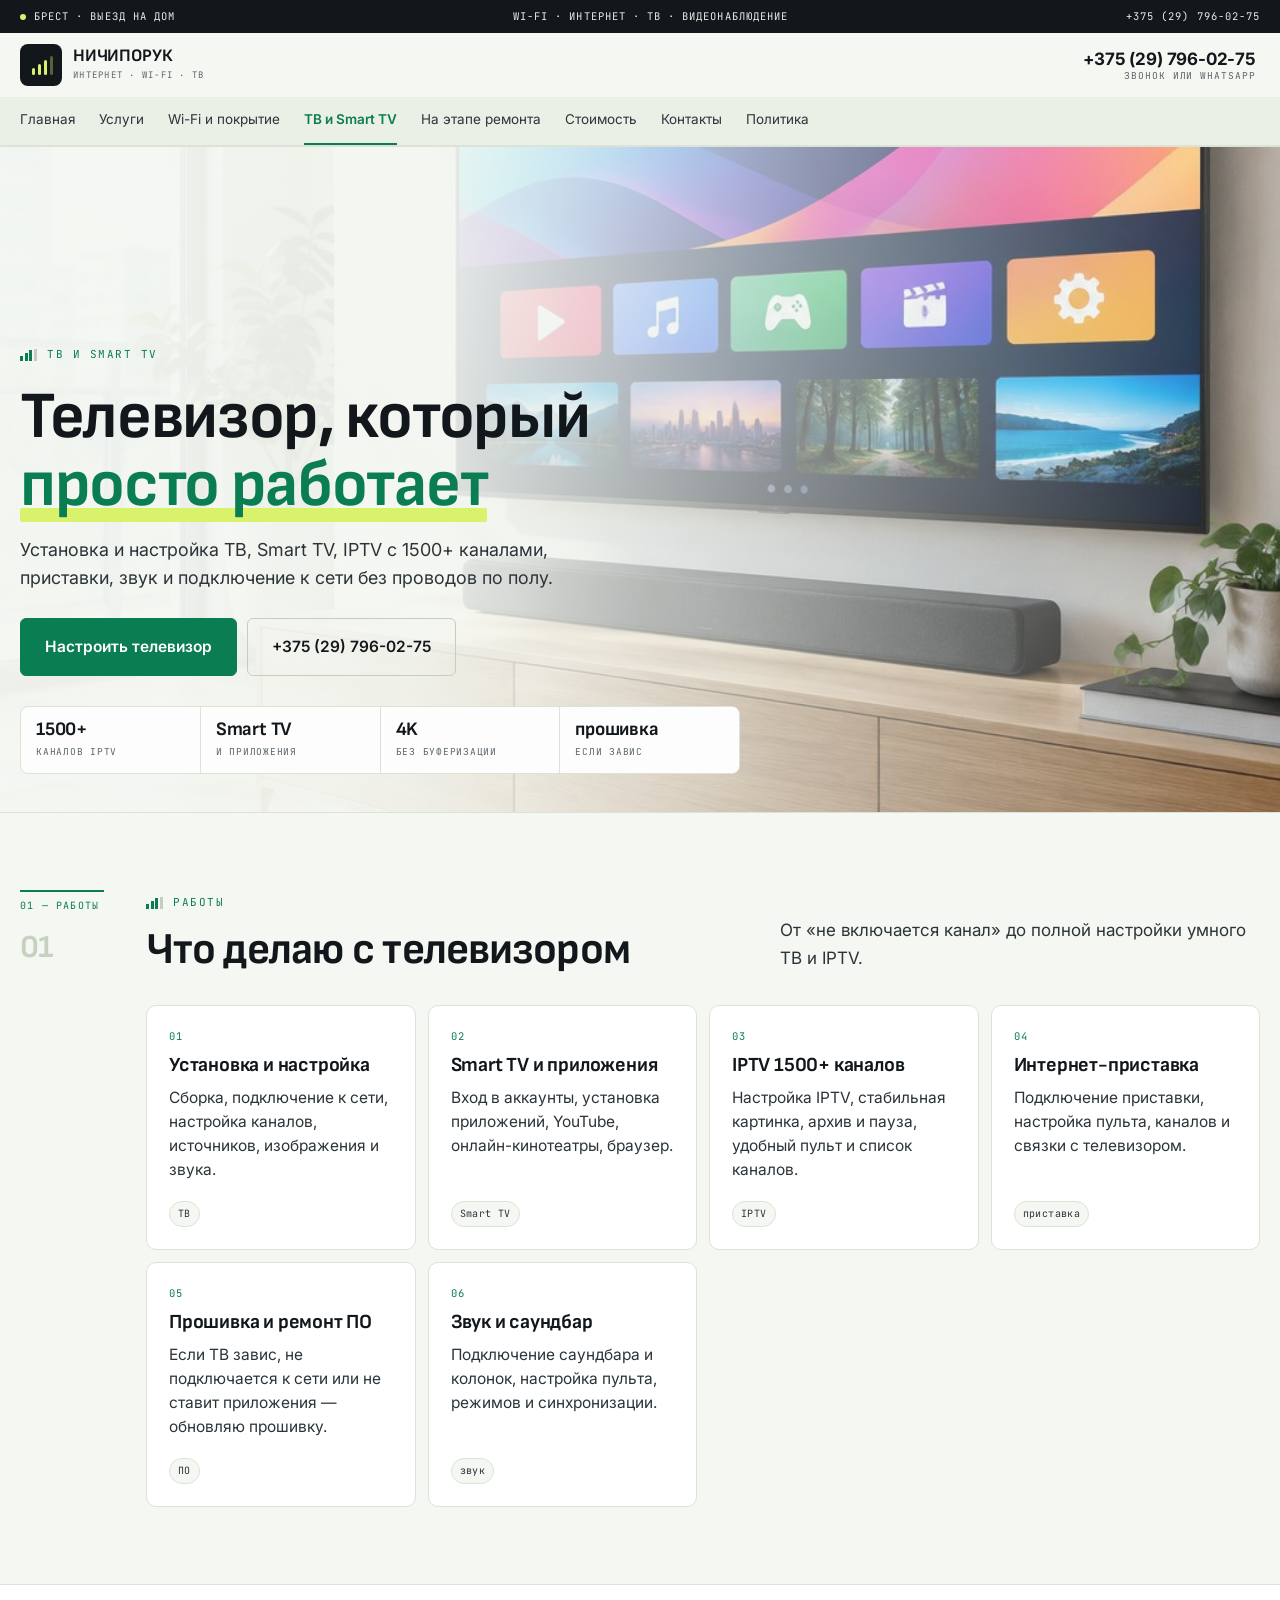
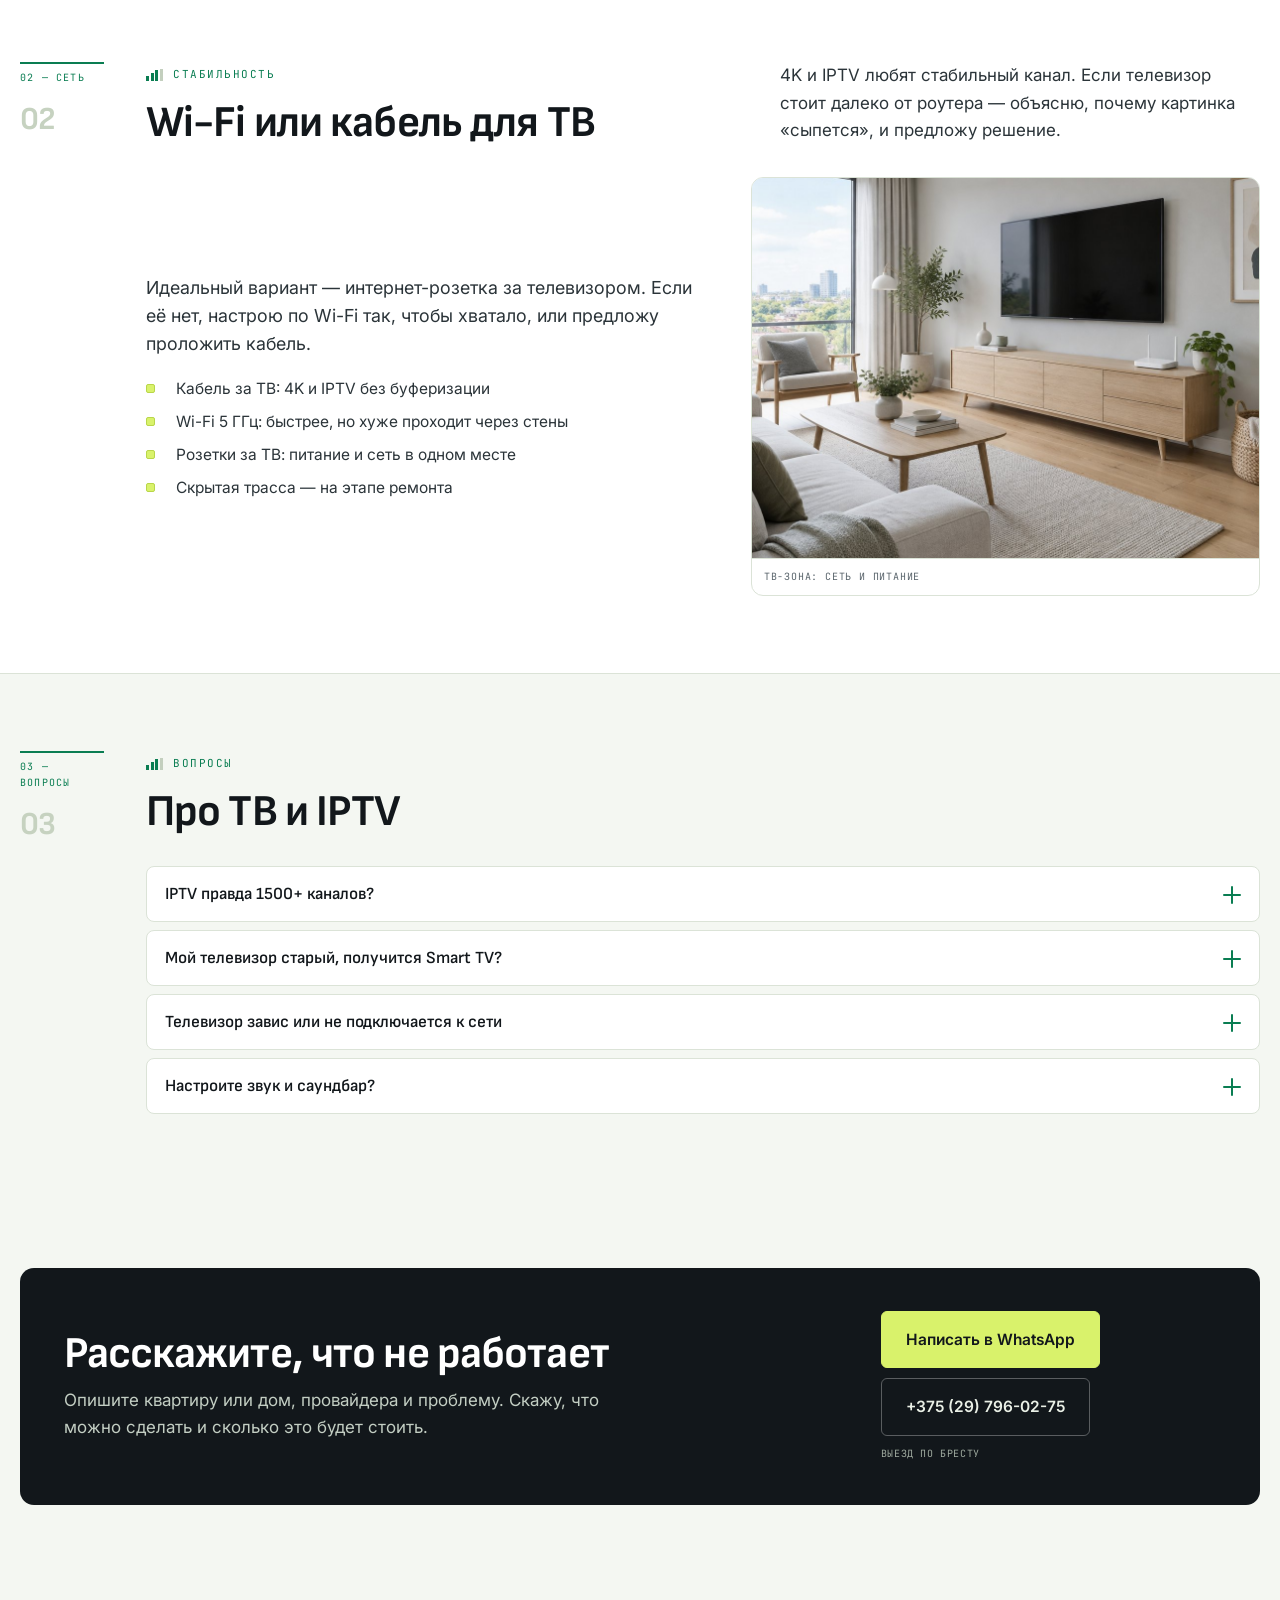
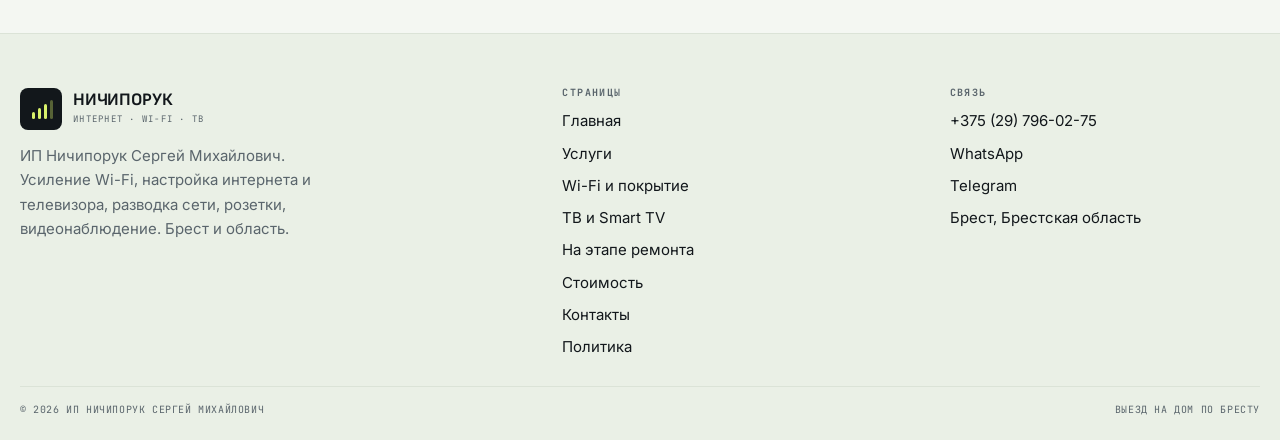
<file: tv.html>
<!DOCTYPE html>
<html lang="ru">
<head>
<meta charset="utf-8">
<meta name="viewport" content="width=device-width,initial-scale=1">
<title>Настройка телевизора, Smart TV и IPTV — Ничипорук, Брест</title>
<meta name="description" content="Установка и настройка телевизора, Smart TV, IPTV с 1500+ каналами, интернет-приставки, прошивка ТВ, подключение к Wi-Fi и кабелю. Выезд по Бресту.">
<link rel="icon" href="assets/img/favicon.svg" type="image/svg+xml">
<meta property="og:title" content="Настройка телевизора, Smart TV и IPTV — Ничипорук, Брест">
<meta property="og:description" content="Установка и настройка телевизора, Smart TV, IPTV с 1500+ каналами, интернет-приставки, прошивка ТВ, подключение к Wi-Fi и кабелю. Выезд по Бресту.">
<meta property="og:type" content="website">
<style>
:root{--paper:#F4F7F2;--ink:#12171B;--green:#0A7D52;--line:#DBE3D7;--line2:#C3CFBE;--white:#FFFFFF;--lime:#D9F26B;--wrap:1240px}
*,*::before,*::after{box-sizing:border-box}
body{margin:0;background:var(--paper);color:var(--ink);font-family:'Inter',system-ui,sans-serif;font-size:17px;line-height:1.62}
img{max-width:100%;height:auto;display:block}
h1,h2,h3{font-family:'Sofia Sans',system-ui,sans-serif;font-weight:700;margin:0;line-height:1.04;letter-spacing:-.02em}
a{color:inherit;text-decoration:none}
.wrap{width:min(var(--wrap),calc(100% - 40px));margin-inline:auto}
@media(max-width:600px){.wrap{width:calc(100% - 26px)}}
.topbar{background:var(--ink);color:#E6EDE6}
.topbar__in{display:flex;justify-content:space-between;gap:12px;flex-wrap:wrap;padding:8px 0}
.hdr{position:sticky;top:0;z-index:60;background:rgba(244,247,242,.96);border-bottom:1px solid var(--line)}
.hdr__in{display:flex;align-items:center;gap:12px;padding:11px 0}
.logo{display:flex;align-items:center;gap:11px;margin-right:auto}
.logo__mk{width:42px;height:42px;border-radius:8px;background:var(--ink);position:relative}
.logo__t b{display:block;font-family:'Sofia Sans',sans-serif;font-size:17.5px;line-height:1.06}
.logo__t span{display:block;font-size:9px;letter-spacing:.14em;text-transform:uppercase;color:#5A656C}
.burger{display:none;width:44px;height:44px;align-items:center;justify-content:center;flex-direction:column;gap:5px;background:transparent;border:1px solid var(--line2);border-radius:6px}
.burger i{display:block;width:19px;height:1.8px;background:var(--ink)}
@media(max-width:1099px){.burger{display:flex}}
.strip{background:#EAF0E6;border-bottom:1px solid var(--line);display:none}
@media(min-width:1100px){.strip{display:block}}
.strip__in{display:flex;gap:22px;overflow-x:auto;padding:0}
.strip a{padding:12px 0;font-size:13.5px;border-bottom:2px solid transparent;white-space:nowrap}
.strip a[aria-current]{color:var(--green);border-bottom-color:var(--green);font-weight:600}
.hero{position:relative;min-height:clamp(500px,72vh,760px);display:flex;align-items:flex-end;overflow:hidden;border-bottom:1px solid var(--line)}
.hero__bg{position:absolute;inset:0;z-index:-2}
.hero__bg img{width:100%;height:100%;object-fit:cover}
.hero::before{content:"";position:absolute;inset:0;z-index:-1;background:linear-gradient(94deg,rgba(244,247,242,.97),rgba(244,247,242,.9) 38%,rgba(244,247,242,.35) 72%,rgba(244,247,242,.05))}
.hero__in{padding:clamp(26px,4vw,54px) 0 clamp(20px,3vw,34px);min-width:0}
.hero h1{font-size:clamp(33px,5.4vw,66px);max-width:19ch;margin-top:12px}
.btn{display:inline-flex;align-items:center;justify-content:center;gap:8px;padding:15px 23px;border-radius:6px;border:1px solid var(--green);background:var(--green);color:#fff;font-weight:600;font-size:15.5px}
.btn--ghost{background:transparent;color:var(--ink);border-color:var(--line2)}
.kick{display:inline-flex;align-items:center;gap:9px;font-size:11px;letter-spacing:.14em;text-transform:uppercase;color:var(--green)}
.band{padding:clamp(38px,6vw,78px) 0;border-bottom:1px solid var(--line)}
.drawer{position:fixed;inset:0;z-index:120;background:rgba(12,18,16,.5);opacity:0;pointer-events:none;transition:opacity .2s}
.drawer[data-open="true"]{opacity:1;pointer-events:auto}
.drawer__inner{width:min(400px,100%);height:100%;margin-left:auto;background:#fff;padding:20px;overflow-y:auto;display:flex;flex-direction:column;gap:4px}
body.is-locked{overflow:hidden}
[hidden]{display:none !important}
.fbar{position:fixed;left:0;right:0;bottom:0;z-index:70;display:none;grid-template-columns:repeat(4,1fr);background:var(--ink)}
@media(max-width:1099px){.fbar{display:grid}body{padding-bottom:58px}}
.fbar a{display:flex;flex-direction:column;align-items:center;gap:3px;padding:9px 2px;color:#EAF0E6;font-size:9px;letter-spacing:.06em;text-transform:uppercase}
.fbar a:first-child{background:var(--green);color:#fff}
</style>
<link rel="preconnect" href="https://fonts.googleapis.com">
<link rel="preconnect" href="https://fonts.gstatic.com" crossorigin>
<link rel="stylesheet" href="https://fonts.googleapis.com/css2?family=Sofia+Sans:wght@600;700;800&family=Inter:wght@400;500;600&family=JetBrains+Mono:wght@400;500&display=swap">
<link rel="stylesheet" href="assets/css/site.v1.css">
</head>
<body>
<a class="skip" href="#main">К содержанию</a>
<div class="topbar"><div class="wrap topbar__in"><span><i class="dot"></i>Брест · выезд на дом</span><span>Wi-Fi · интернет · ТВ · видеонаблюдение</span><a href="tel:+375297960275">+375 (29) 796-02-75</a></div></div><header class="hdr"><div class="wrap hdr__in"><a class="logo" href="index.html"><span class="logo__mk"><i></i><i></i><i></i><i></i></span><span class="logo__t"><b>НИЧИПОРУК</b><span>интернет · wi-fi · тв</span></span></a><div class="hdr__tel"><b><a href="tel:+375297960275">+375 (29) 796-02-75</a></b><span>звонок или WhatsApp</span></div><button class="burger" id="burger" aria-label="Меню" aria-expanded="false" aria-controls="drawer"><i></i><i></i></button></div><nav class="strip" aria-label="Страницы"><div class="wrap strip__in"><a href="index.html">Главная</a><a href="uslugi.html">Услуги</a><a href="wifi.html">Wi-Fi и покрытие</a><a href="tv.html" aria-current="page">ТВ и Smart TV</a><a href="remont.html">На этапе ремонта</a><a href="cena.html">Стоимость</a><a href="kontakty.html">Контакты</a><a href="politika.html">Политика</a></div></nav></header>
<main id="main">
<section class="hero"><div class="hero__bg"><img src="assets/img/tv.jpg" alt="Телевизор на стене со Smart TV интерфейсом" fetchpriority="high"></div><div class="wrap hero__in"><span class="kick">ТВ и Smart TV</span><h1>Телевизор, который <em>просто работает</em></h1><p class="lead">Установка и настройка ТВ, Smart TV, IPTV с 1500+ каналами, приставки, звук и подключение к сети без проводов по полу.</p><div class="hero__cta"><a class="btn" href="kontakty.html">Настроить телевизор</a><a class="btn btn--ghost" href="tel:+375297960275">+375 (29) 796-02-75</a></div><div class="figs"><div><b>1500+</b><span>каналов IPTV</span></div><div><b>Smart TV</b><span>и приложения</span></div><div><b>4K</b><span>без буферизации</span></div><div><b>прошивка</b><span>если завис</span></div></div></div></section><section class="band "><div class="wrap"><div class="sect sect--side"><div class="sect__side"><span>01 — работы</span><b>01</b></div><div class="sect__main"><div class="sect__head"><div><span class="kick">Работы</span><h2>Что делаю с телевизором</h2></div><p>От «не включается канал» до полной настройки умного ТВ и IPTV.</p></div><div class="cards"><article class="card"><span class="card__n">01</span><h3>Установка и настройка</h3><p>Сборка, подключение к сети, настройка каналов, источников, изображения и звука.</p><div class="card__tags"><span class="tag">ТВ</span></div></article><article class="card"><span class="card__n">02</span><h3>Smart TV и приложения</h3><p>Вход в аккаунты, установка приложений, YouTube, онлайн-кинотеатры, браузер.</p><div class="card__tags"><span class="tag">Smart TV</span></div></article><article class="card"><span class="card__n">03</span><h3>IPTV 1500+ каналов</h3><p>Настройка IPTV, стабильная картинка, архив и пауза, удобный пульт и список каналов.</p><div class="card__tags"><span class="tag">IPTV</span></div></article><article class="card"><span class="card__n">04</span><h3>Интернет-приставка</h3><p>Подключение приставки, настройка пульта, каналов и связки с телевизором.</p><div class="card__tags"><span class="tag">приставка</span></div></article><article class="card"><span class="card__n">05</span><h3>Прошивка и ремонт ПО</h3><p>Если ТВ завис, не подключается к сети или не ставит приложения — обновляю прошивку.</p><div class="card__tags"><span class="tag">ПО</span></div></article><article class="card"><span class="card__n">06</span><h3>Звук и саундбар</h3><p>Подключение саундбара и колонок, настройка пульта, режимов и синхронизации.</p><div class="card__tags"><span class="tag">звук</span></div></article></div></div></div></div></section><section class="band band--white"><div class="wrap"><div class="sect sect--side"><div class="sect__side"><span>02 — сеть</span><b>02</b></div><div class="sect__main"><div class="sect__head"><div><span class="kick">Стабильность</span><h2>Wi-Fi или кабель для ТВ</h2></div><p>4K и IPTV любят стабильный канал. Если телевизор стоит далеко от роутера — объясню, почему картинка «сыпется», и предложу решение.</p></div><div class="split"><div class="split__body"><p class="lead">Идеальный вариант — интернет-розетка за телевизором. Если её нет, настрою по Wi-Fi так, чтобы хватало, или предложу проложить кабель.</p><ul class="list mt18"><li>Кабель за ТВ: 4K и IPTV без буферизации</li><li>Wi-Fi 5 ГГц: быстрее, но хуже проходит через стены</li><li>Розетки за ТВ: питание и сеть в одном месте</li><li>Скрытая трасса — на этапе ремонта</li></ul></div><div class="split__media"><img src="assets/img/hero.jpg" alt="Гостиная с телевизором и роутером" loading="lazy"><div class="split__cap">ТВ-зона: сеть и питание</div></div></div></div></div></div></section><section class="band "><div class="wrap"><div class="sect sect--side"><div class="sect__side"><span>03 — вопросы</span><b>03</b></div><div class="sect__main"><div class="sect__head"><div><span class="kick">Вопросы</span><h2>Про ТВ и IPTV</h2></div><p></p></div><div class="faq"><div class="faq__i" data-open="false"><button class="faq__q" type="button">IPTV правда 1500+ каналов?<i></i></button><div class="faq__a"><p>Да, настраиваю IPTV с большим списком каналов, включая архив и паузу. Работает через приложение на ТВ или приставке.</p></div></div><div class="faq__i" data-open="false"><button class="faq__q" type="button">Мой телевизор старый, получится Smart TV?<i></i></button><div class="faq__a"><p>Часто да — через приставку или ТВ-бокс. Скажу по модели, что реально сделать.</p></div></div><div class="faq__i" data-open="false"><button class="faq__q" type="button">Телевизор завис или не подключается к сети<i></i></button><div class="faq__a"><p>Обновлю прошивку, сброшу настройки сети и подключу заново. В большинстве случаев это решается на месте.</p></div></div><div class="faq__i" data-open="false"><button class="faq__q" type="button">Настроите звук и саундбар?<i></i></button><div class="faq__a"><p>Да, подключение и настройка звука — обычная часть работы.</p></div></div></div></div></div></div></section></main>
<section class="band" style="border-bottom:0"><div class="wrap"><div class="cta"><div><h2>Расскажите, что не работает</h2><p>Опишите квартиру или дом, провайдера и проблему. Скажу, что можно сделать и сколько это будет стоить.</p></div><div class="cta__act"><a class="btn btn--lime" href="https://wa.me/375297960275" target="_blank" rel="noopener">Написать в WhatsApp</a><a class="btn btn--ghost" href="tel:+375297960275">+375 (29) 796-02-75</a><small>Выезд по Бресту</small></div></div></div></section>
<footer class="foot"><div class="wrap"><div class="foot__grid"><div><a class="logo" href="index.html"><span class="logo__mk"><i></i><i></i><i></i><i></i></span><span class="logo__t"><b>НИЧИПОРУК</b><span>интернет · wi-fi · тв</span></span></a><p style="margin-top:14px;color:#5A656C;font-size:15px;max-width:34ch">ИП Ничипорук Сергей Михайлович. Усиление Wi-Fi, настройка интернета и телевизора, разводка сети, розетки, видеонаблюдение. Брест и область.</p></div><div><h4>Страницы</h4><ul><li><a href="index.html">Главная</a></li><li><a href="uslugi.html">Услуги</a></li><li><a href="wifi.html">Wi-Fi и покрытие</a></li><li><a href="tv.html">ТВ и Smart TV</a></li><li><a href="remont.html">На этапе ремонта</a></li><li><a href="cena.html">Стоимость</a></li><li><a href="kontakty.html">Контакты</a></li><li><a href="politika.html">Политика</a></li></ul></div><div><h4>Связь</h4><ul><li><a href="tel:+375297960275">+375 (29) 796-02-75</a></li><li><a href="https://wa.me/375297960275" target="_blank" rel="noopener">WhatsApp</a></li><li><a href="https://t.me/+375297960275" target="_blank" rel="noopener">Telegram</a></li><li>Брест, Брестская область</li></ul></div></div><div class="foot__bottom"><span>© 2026 ИП Ничипорук Сергей Михайлович</span><span>Выезд на дом по Бресту</span></div></div></footer>
<div class="fbar" aria-label="Быстрая связь"><a href="tel:+375297960275"><svg viewBox="0 0 24 24"><path d="M6.6 3.5l3 3-2 2.4a12 12 0 005.5 5.5l2.4-2 3 3-2 2.6c-1.2 1.4-3 1.7-4.6 1A16.5 16.5 0 013.4 8.1c-.7-1.6-.4-3.4 1-4.6z"/></svg>Позвонить</a><a href="https://wa.me/375297960275" target="_blank" rel="noopener"><svg viewBox="0 0 24 24"><path d="M3 21l1.7-5A8.6 8.6 0 013.4 11a8.6 8.6 0 118.6 8.6 8.9 8.9 0 01-4.4-1.2z"/><path d="M8.6 8.2c.3-.6.5-.6.9-.6h.7c.2 0 .5 0 .7.5l.8 1.9c.1.3 0 .5-.1.7l-.5.6c-.2.2-.2.4-.1.6a6 6 0 002.8 2.4c.3.1.5.1.7-.1l.7-.8c.2-.2.4-.2.6-.1l1.8.9c.3.1.4.3.4.5v.6c0 .7-.5 1.4-1.2 1.6-.6.2-1.4.3-2.3 0a10 10 0 01-3.6-2.2 9.4 9.4 0 01-1.9-3c-.2-.8-.1-1.6.1-2.1z"/></svg>WhatsApp</a><a href="https://t.me/+375297960275" target="_blank" rel="noopener"><svg viewBox="0 0 24 24"><path d="M21 4L3 11l5 1.8L10 19l3-3.4 4.6 3z"/><path d="M8 12.8L18 6l-7 8.6"/></svg>Telegram</a><a href="viber://chat?number=%2B375297960275"><svg viewBox="0 0 24 24"><path d="M12 3c5 0 8 3.2 8 7.6 0 4.5-3.2 7.4-8 7.4-.7 0-1.4 0-2-.2L6 21l.8-3.4A7.3 7.3 0 014 10.6C4 6.2 7 3 12 3z"/><path d="M9 8.5c1.2 3 2.4 4.2 5 5"/></svg>Viber</a></div>
<div class="drawer" id="drawer" data-open="false" role="dialog" aria-modal="true" aria-label="Меню"><div class="drawer__inner"><div class="drawer__top"><span class="mono">Меню</span><button class="drawer__x" id="drawerClose" aria-label="Закрыть меню">×</button></div><a class="dl" href="index.html">Главная<span>01</span></a><a class="dl" href="uslugi.html">Услуги<span>02</span></a><a class="dl" href="wifi.html">Wi-Fi и покрытие<span>03</span></a><a class="dl" href="tv.html">ТВ и Smart TV<span>04</span></a><a class="dl" href="remont.html">На этапе ремонта<span>05</span></a><a class="dl" href="cena.html">Стоимость<span>06</span></a><a class="dl" href="kontakty.html">Контакты<span>07</span></a><a class="dl" href="politika.html">Политика<span>08</span></a><div class="drawer__foot"><a class="btn" href="https://wa.me/375297960275" target="_blank" rel="noopener">WhatsApp</a><a class="btn btn--ghost" href="tel:+375297960275">+375 (29) 796-02-75</a></div></div></div>
<script src="assets/js/main.v1.js" defer></script>
</body>
</html>
</file>
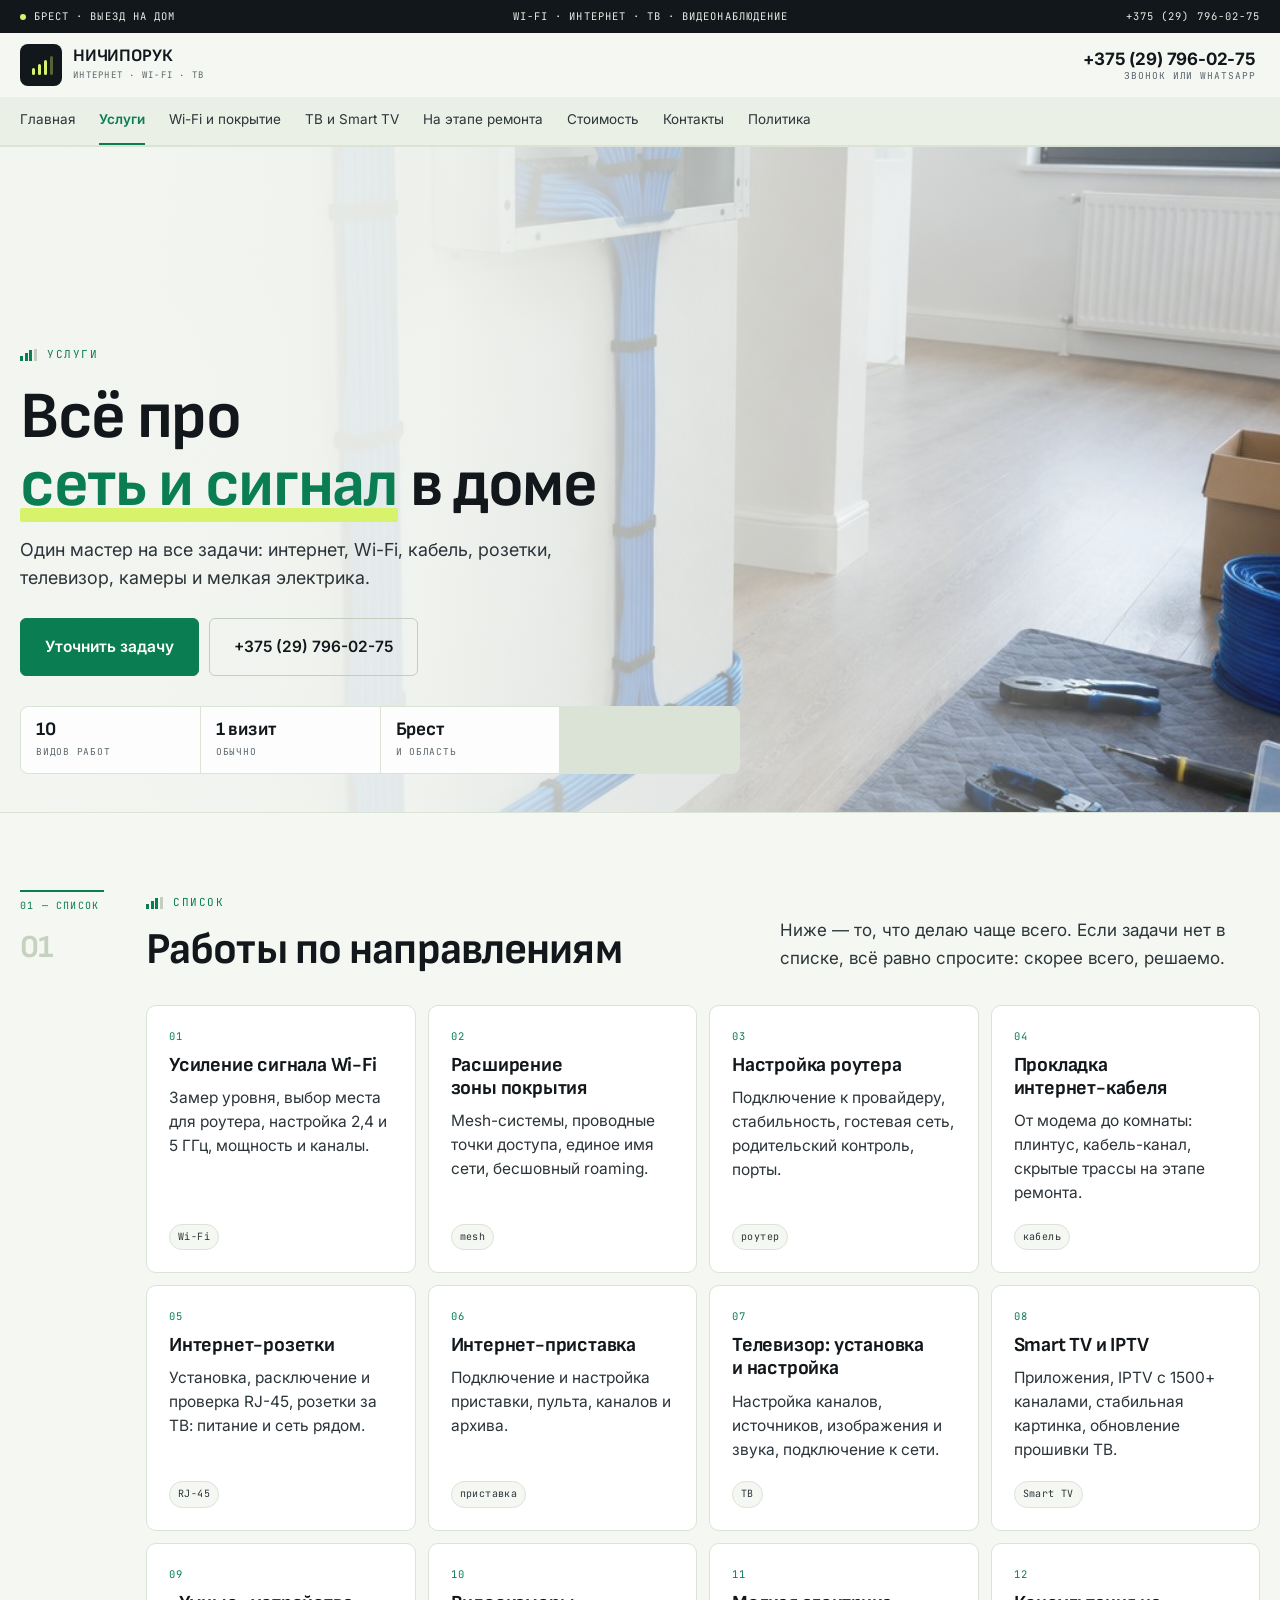
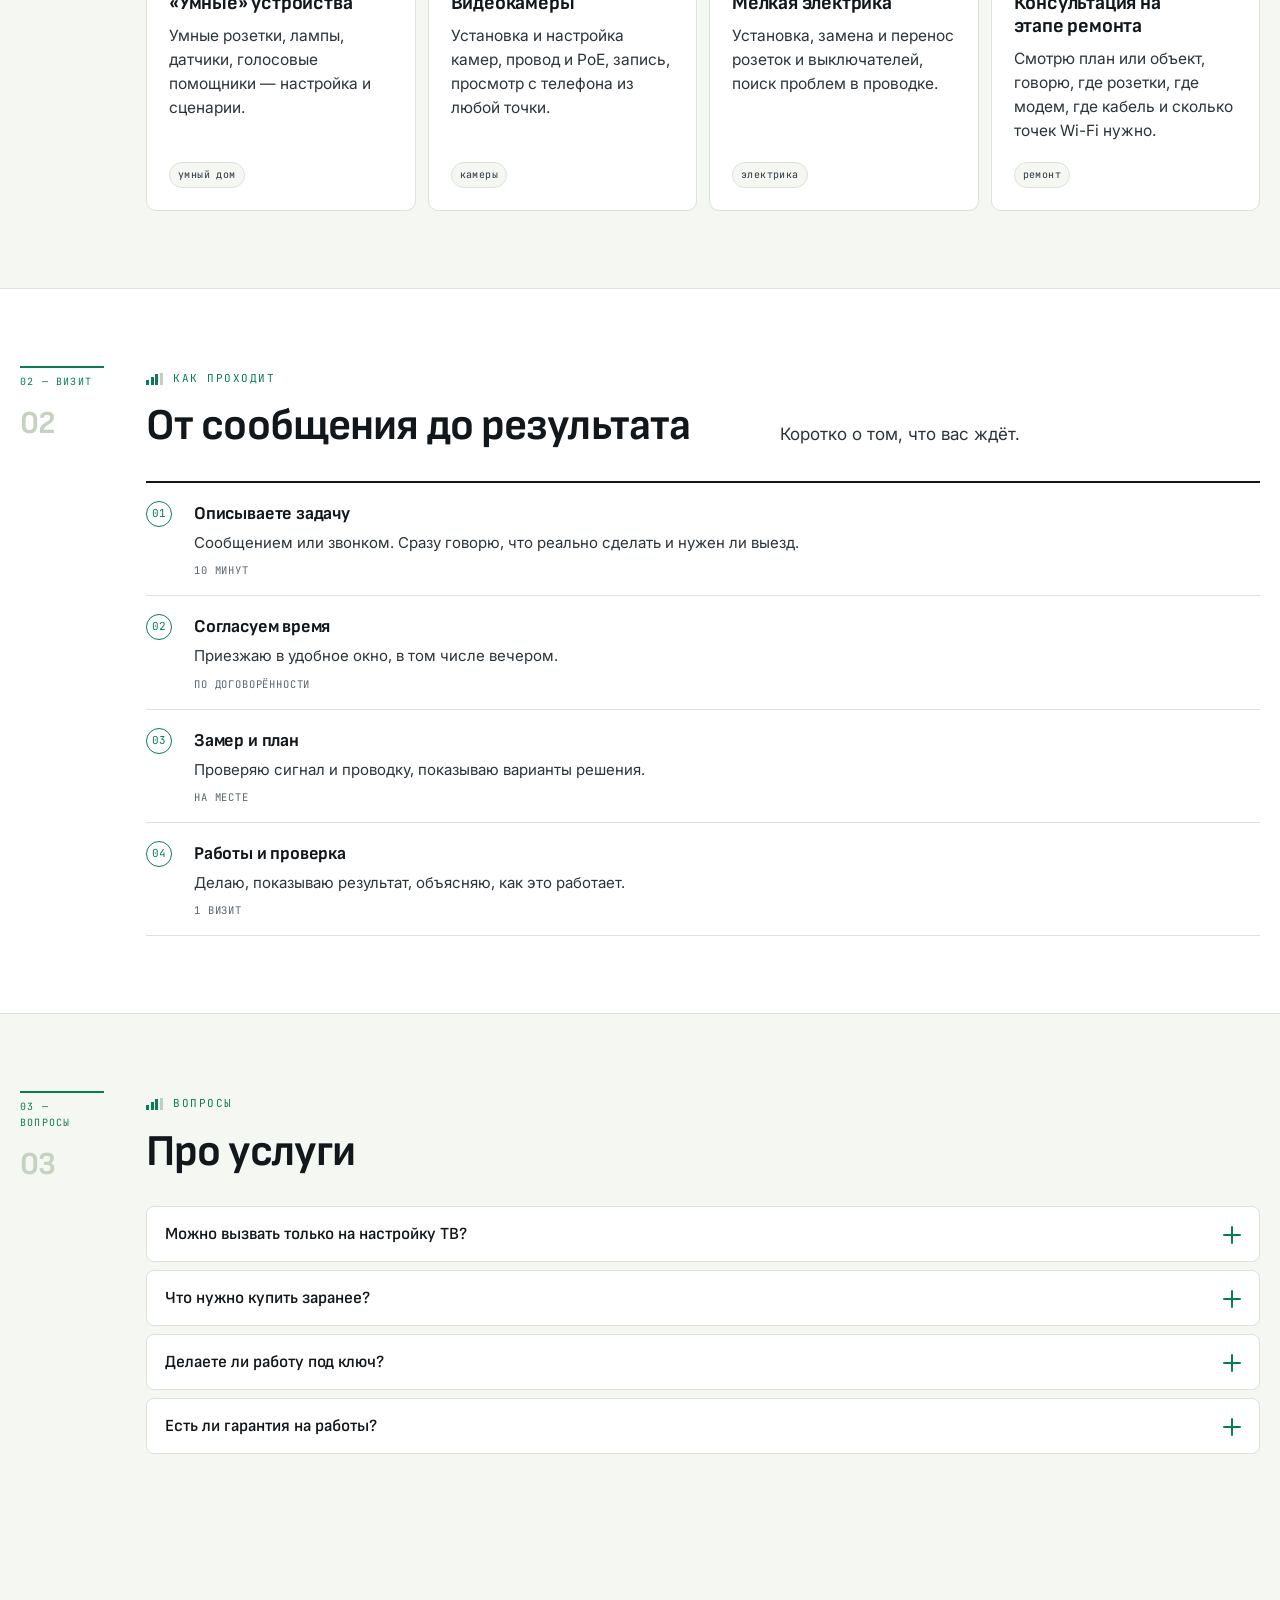
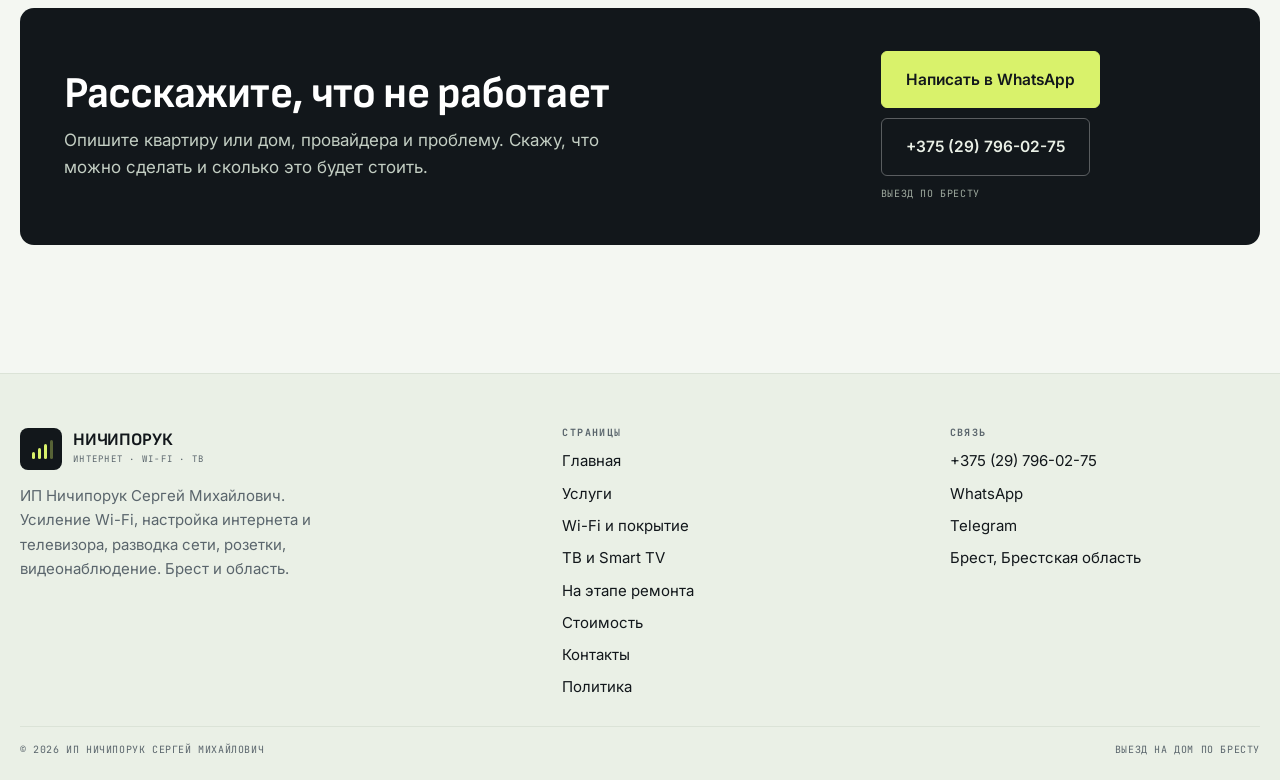
<file: uslugi.html>
<!DOCTYPE html>
<html lang="ru">
<head>
<meta charset="utf-8">
<meta name="viewport" content="width=device-width,initial-scale=1">
<title>Услуги: Wi-Fi, интернет, ТВ, розетки, камеры — Ничипорук, Брест</title>
<meta name="description" content="Полный список работ на дому: усиление Wi-Fi, покрытие, настройка роутера, прокладка кабеля, интернет-розетки, ТВ и Smart TV, IPTV, умные устройства, видеокамеры, розетки и выключатели.">
<link rel="icon" href="assets/img/favicon.svg" type="image/svg+xml">
<meta property="og:title" content="Услуги: Wi-Fi, интернет, ТВ, розетки, камеры — Ничипорук, Брест">
<meta property="og:description" content="Полный список работ на дому: усиление Wi-Fi, покрытие, настройка роутера, прокладка кабеля, интернет-розетки, ТВ и Smart TV, IPTV, умные устройства, видеокамеры, розетки и выключатели.">
<meta property="og:type" content="website">
<style>
:root{--paper:#F4F7F2;--ink:#12171B;--green:#0A7D52;--line:#DBE3D7;--line2:#C3CFBE;--white:#FFFFFF;--lime:#D9F26B;--wrap:1240px}
*,*::before,*::after{box-sizing:border-box}
body{margin:0;background:var(--paper);color:var(--ink);font-family:'Inter',system-ui,sans-serif;font-size:17px;line-height:1.62}
img{max-width:100%;height:auto;display:block}
h1,h2,h3{font-family:'Sofia Sans',system-ui,sans-serif;font-weight:700;margin:0;line-height:1.04;letter-spacing:-.02em}
a{color:inherit;text-decoration:none}
.wrap{width:min(var(--wrap),calc(100% - 40px));margin-inline:auto}
@media(max-width:600px){.wrap{width:calc(100% - 26px)}}
.topbar{background:var(--ink);color:#E6EDE6}
.topbar__in{display:flex;justify-content:space-between;gap:12px;flex-wrap:wrap;padding:8px 0}
.hdr{position:sticky;top:0;z-index:60;background:rgba(244,247,242,.96);border-bottom:1px solid var(--line)}
.hdr__in{display:flex;align-items:center;gap:12px;padding:11px 0}
.logo{display:flex;align-items:center;gap:11px;margin-right:auto}
.logo__mk{width:42px;height:42px;border-radius:8px;background:var(--ink);position:relative}
.logo__t b{display:block;font-family:'Sofia Sans',sans-serif;font-size:17.5px;line-height:1.06}
.logo__t span{display:block;font-size:9px;letter-spacing:.14em;text-transform:uppercase;color:#5A656C}
.burger{display:none;width:44px;height:44px;align-items:center;justify-content:center;flex-direction:column;gap:5px;background:transparent;border:1px solid var(--line2);border-radius:6px}
.burger i{display:block;width:19px;height:1.8px;background:var(--ink)}
@media(max-width:1099px){.burger{display:flex}}
.strip{background:#EAF0E6;border-bottom:1px solid var(--line);display:none}
@media(min-width:1100px){.strip{display:block}}
.strip__in{display:flex;gap:22px;overflow-x:auto;padding:0}
.strip a{padding:12px 0;font-size:13.5px;border-bottom:2px solid transparent;white-space:nowrap}
.strip a[aria-current]{color:var(--green);border-bottom-color:var(--green);font-weight:600}
.hero{position:relative;min-height:clamp(500px,72vh,760px);display:flex;align-items:flex-end;overflow:hidden;border-bottom:1px solid var(--line)}
.hero__bg{position:absolute;inset:0;z-index:-2}
.hero__bg img{width:100%;height:100%;object-fit:cover}
.hero::before{content:"";position:absolute;inset:0;z-index:-1;background:linear-gradient(94deg,rgba(244,247,242,.97),rgba(244,247,242,.9) 38%,rgba(244,247,242,.35) 72%,rgba(244,247,242,.05))}
.hero__in{padding:clamp(26px,4vw,54px) 0 clamp(20px,3vw,34px);min-width:0}
.hero h1{font-size:clamp(33px,5.4vw,66px);max-width:19ch;margin-top:12px}
.btn{display:inline-flex;align-items:center;justify-content:center;gap:8px;padding:15px 23px;border-radius:6px;border:1px solid var(--green);background:var(--green);color:#fff;font-weight:600;font-size:15.5px}
.btn--ghost{background:transparent;color:var(--ink);border-color:var(--line2)}
.kick{display:inline-flex;align-items:center;gap:9px;font-size:11px;letter-spacing:.14em;text-transform:uppercase;color:var(--green)}
.band{padding:clamp(38px,6vw,78px) 0;border-bottom:1px solid var(--line)}
.drawer{position:fixed;inset:0;z-index:120;background:rgba(12,18,16,.5);opacity:0;pointer-events:none;transition:opacity .2s}
.drawer[data-open="true"]{opacity:1;pointer-events:auto}
.drawer__inner{width:min(400px,100%);height:100%;margin-left:auto;background:#fff;padding:20px;overflow-y:auto;display:flex;flex-direction:column;gap:4px}
body.is-locked{overflow:hidden}
[hidden]{display:none !important}
.fbar{position:fixed;left:0;right:0;bottom:0;z-index:70;display:none;grid-template-columns:repeat(4,1fr);background:var(--ink)}
@media(max-width:1099px){.fbar{display:grid}body{padding-bottom:58px}}
.fbar a{display:flex;flex-direction:column;align-items:center;gap:3px;padding:9px 2px;color:#EAF0E6;font-size:9px;letter-spacing:.06em;text-transform:uppercase}
.fbar a:first-child{background:var(--green);color:#fff}
</style>
<link rel="preconnect" href="https://fonts.googleapis.com">
<link rel="preconnect" href="https://fonts.gstatic.com" crossorigin>
<link rel="stylesheet" href="https://fonts.googleapis.com/css2?family=Sofia+Sans:wght@600;700;800&family=Inter:wght@400;500;600&family=JetBrains+Mono:wght@400;500&display=swap">
<link rel="stylesheet" href="assets/css/site.v1.css">
</head>
<body>
<a class="skip" href="#main">К содержанию</a>
<div class="topbar"><div class="wrap topbar__in"><span><i class="dot"></i>Брест · выезд на дом</span><span>Wi-Fi · интернет · ТВ · видеонаблюдение</span><a href="tel:+375297960275">+375 (29) 796-02-75</a></div></div><header class="hdr"><div class="wrap hdr__in"><a class="logo" href="index.html"><span class="logo__mk"><i></i><i></i><i></i><i></i></span><span class="logo__t"><b>НИЧИПОРУК</b><span>интернет · wi-fi · тв</span></span></a><div class="hdr__tel"><b><a href="tel:+375297960275">+375 (29) 796-02-75</a></b><span>звонок или WhatsApp</span></div><button class="burger" id="burger" aria-label="Меню" aria-expanded="false" aria-controls="drawer"><i></i><i></i></button></div><nav class="strip" aria-label="Страницы"><div class="wrap strip__in"><a href="index.html">Главная</a><a href="uslugi.html" aria-current="page">Услуги</a><a href="wifi.html">Wi-Fi и покрытие</a><a href="tv.html">ТВ и Smart TV</a><a href="remont.html">На этапе ремонта</a><a href="cena.html">Стоимость</a><a href="kontakty.html">Контакты</a><a href="politika.html">Политика</a></div></nav></header>
<main id="main">
<section class="hero"><div class="hero__bg"><img src="assets/img/cable.jpg" alt="Аккуратная разводка интернет-кабеля" fetchpriority="high"></div><div class="wrap hero__in"><span class="kick">Услуги</span><h1>Всё про <em>сеть и сигнал</em> в доме</h1><p class="lead">Один мастер на все задачи: интернет, Wi-Fi, кабель, розетки, телевизор, камеры и мелкая электрика.</p><div class="hero__cta"><a class="btn" href="kontakty.html">Уточнить задачу</a><a class="btn btn--ghost" href="tel:+375297960275">+375 (29) 796-02-75</a></div><div class="figs"><div><b>10</b><span>видов работ</span></div><div><b>1 визит</b><span>обычно</span></div><div><b>Брест</b><span>и область</span></div></div></div></section><section class="band "><div class="wrap"><div class="sect sect--side"><div class="sect__side"><span>01 — список</span><b>01</b></div><div class="sect__main"><div class="sect__head"><div><span class="kick">Список</span><h2>Работы по направлениям</h2></div><p>Ниже — то, что делаю чаще всего. Если задачи нет в списке, всё равно спросите: скорее всего, решаемо.</p></div><div class="cards"><article class="card"><span class="card__n">01</span><h3>Усиление сигнала Wi-Fi</h3><p>Замер уровня, выбор места для роутера, настройка 2,4 и 5 ГГц, мощность и каналы.</p><div class="card__tags"><span class="tag">Wi-Fi</span></div></article><article class="card"><span class="card__n">02</span><h3>Расширение зоны покрытия</h3><p>Mesh-системы, проводные точки доступа, единое имя сети, бесшовный roaming.</p><div class="card__tags"><span class="tag">mesh</span></div></article><article class="card"><span class="card__n">03</span><h3>Настройка роутера</h3><p>Подключение к провайдеру, стабильность, гостевая сеть, родительский контроль, порты.</p><div class="card__tags"><span class="tag">роутер</span></div></article><article class="card"><span class="card__n">04</span><h3>Прокладка интернет-кабеля</h3><p>От модема до комнаты: плинтус, кабель-канал, скрытые трассы на этапе ремонта.</p><div class="card__tags"><span class="tag">кабель</span></div></article><article class="card"><span class="card__n">05</span><h3>Интернет-розетки</h3><p>Установка, расключение и проверка RJ-45, розетки за ТВ: питание и сеть рядом.</p><div class="card__tags"><span class="tag">RJ-45</span></div></article><article class="card"><span class="card__n">06</span><h3>Интернет-приставка</h3><p>Подключение и настройка приставки, пульта, каналов и архива.</p><div class="card__tags"><span class="tag">приставка</span></div></article><article class="card"><span class="card__n">07</span><h3>Телевизор: установка и настройка</h3><p>Настройка каналов, источников, изображения и звука, подключение к сети.</p><div class="card__tags"><span class="tag">ТВ</span></div></article><article class="card"><span class="card__n">08</span><h3>Smart TV и IPTV</h3><p>Приложения, IPTV с 1500+ каналами, стабильная картинка, обновление прошивки ТВ.</p><div class="card__tags"><span class="tag">Smart TV</span></div></article><article class="card"><span class="card__n">09</span><h3>«Умные» устройства</h3><p>Умные розетки, лампы, датчики, голосовые помощники — настройка и сценарии.</p><div class="card__tags"><span class="tag">умный дом</span></div></article><article class="card"><span class="card__n">10</span><h3>Видеокамеры</h3><p>Установка и настройка камер, провод и PoE, запись, просмотр с телефона из любой точки.</p><div class="card__tags"><span class="tag">камеры</span></div></article><article class="card"><span class="card__n">11</span><h3>Мелкая электрика</h3><p>Установка, замена и перенос розеток и выключателей, поиск проблем в проводке.</p><div class="card__tags"><span class="tag">электрика</span></div></article><article class="card"><span class="card__n">12</span><h3>Консультация на этапе ремонта</h3><p>Смотрю план или объект, говорю, где розетки, где модем, где кабель и сколько точек Wi-Fi нужно.</p><div class="card__tags"><span class="tag">ремонт</span></div></article></div></div></div></div></section><section class="band band--white"><div class="wrap"><div class="sect sect--side"><div class="sect__side"><span>02 — визит</span><b>02</b></div><div class="sect__main"><div class="sect__head"><div><span class="kick">Как проходит</span><h2>От сообщения до результата</h2></div><p>Коротко о том, что вас ждёт.</p></div><div class="route"><div class="route__i"><span class="route__n">01</span><div><b>Описываете задачу</b><p>Сообщением или звонком. Сразу говорю, что реально сделать и нужен ли выезд.</p><em>10 минут</em></div></div><div class="route__i"><span class="route__n">02</span><div><b>Согласуем время</b><p>Приезжаю в удобное окно, в том числе вечером.</p><em>по договорённости</em></div></div><div class="route__i"><span class="route__n">03</span><div><b>Замер и план</b><p>Проверяю сигнал и проводку, показываю варианты решения.</p><em>на месте</em></div></div><div class="route__i"><span class="route__n">04</span><div><b>Работы и проверка</b><p>Делаю, показываю результат, объясняю, как это работает.</p><em>1 визит</em></div></div></div></div></div></div></section><section class="band "><div class="wrap"><div class="sect sect--side"><div class="sect__side"><span>03 — вопросы</span><b>03</b></div><div class="sect__main"><div class="sect__head"><div><span class="kick">Вопросы</span><h2>Про услуги</h2></div><p></p></div><div class="faq"><div class="faq__i" data-open="false"><button class="faq__q" type="button">Можно вызвать только на настройку ТВ?<i></i></button><div class="faq__a"><p>Да, любая задача решается отдельно. Минимальный выезд — настройка и проверка.</p></div></div><div class="faq__i" data-open="false"><button class="faq__q" type="button">Что нужно купить заранее?<i></i></button><div class="faq__a"><p>Обычно роутер, точки mesh, кабель, розетки или камеры. Скажу, что именно и в каком количестве, до выезда.</p></div></div><div class="faq__i" data-open="false"><button class="faq__q" type="button">Делаете ли работу под ключ?<i></i></button><div class="faq__a"><p>Да: от выбора оборудования до настройки и проверки на месте.</p></div></div><div class="faq__i" data-open="false"><button class="faq__q" type="button">Есть ли гарантия на работы?<i></i></button><div class="faq__a"><p>На настройку и монтаж — да: если что-то пошло не так по моей части, вернусь и исправлю.</p></div></div></div></div></div></div></section></main>
<section class="band" style="border-bottom:0"><div class="wrap"><div class="cta"><div><h2>Расскажите, что не работает</h2><p>Опишите квартиру или дом, провайдера и проблему. Скажу, что можно сделать и сколько это будет стоить.</p></div><div class="cta__act"><a class="btn btn--lime" href="https://wa.me/375297960275" target="_blank" rel="noopener">Написать в WhatsApp</a><a class="btn btn--ghost" href="tel:+375297960275">+375 (29) 796-02-75</a><small>Выезд по Бресту</small></div></div></div></section>
<footer class="foot"><div class="wrap"><div class="foot__grid"><div><a class="logo" href="index.html"><span class="logo__mk"><i></i><i></i><i></i><i></i></span><span class="logo__t"><b>НИЧИПОРУК</b><span>интернет · wi-fi · тв</span></span></a><p style="margin-top:14px;color:#5A656C;font-size:15px;max-width:34ch">ИП Ничипорук Сергей Михайлович. Усиление Wi-Fi, настройка интернета и телевизора, разводка сети, розетки, видеонаблюдение. Брест и область.</p></div><div><h4>Страницы</h4><ul><li><a href="index.html">Главная</a></li><li><a href="uslugi.html">Услуги</a></li><li><a href="wifi.html">Wi-Fi и покрытие</a></li><li><a href="tv.html">ТВ и Smart TV</a></li><li><a href="remont.html">На этапе ремонта</a></li><li><a href="cena.html">Стоимость</a></li><li><a href="kontakty.html">Контакты</a></li><li><a href="politika.html">Политика</a></li></ul></div><div><h4>Связь</h4><ul><li><a href="tel:+375297960275">+375 (29) 796-02-75</a></li><li><a href="https://wa.me/375297960275" target="_blank" rel="noopener">WhatsApp</a></li><li><a href="https://t.me/+375297960275" target="_blank" rel="noopener">Telegram</a></li><li>Брест, Брестская область</li></ul></div></div><div class="foot__bottom"><span>© 2026 ИП Ничипорук Сергей Михайлович</span><span>Выезд на дом по Бресту</span></div></div></footer>
<div class="fbar" aria-label="Быстрая связь"><a href="tel:+375297960275"><svg viewBox="0 0 24 24"><path d="M6.6 3.5l3 3-2 2.4a12 12 0 005.5 5.5l2.4-2 3 3-2 2.6c-1.2 1.4-3 1.7-4.6 1A16.5 16.5 0 013.4 8.1c-.7-1.6-.4-3.4 1-4.6z"/></svg>Позвонить</a><a href="https://wa.me/375297960275" target="_blank" rel="noopener"><svg viewBox="0 0 24 24"><path d="M3 21l1.7-5A8.6 8.6 0 013.4 11a8.6 8.6 0 118.6 8.6 8.9 8.9 0 01-4.4-1.2z"/><path d="M8.6 8.2c.3-.6.5-.6.9-.6h.7c.2 0 .5 0 .7.5l.8 1.9c.1.3 0 .5-.1.7l-.5.6c-.2.2-.2.4-.1.6a6 6 0 002.8 2.4c.3.1.5.1.7-.1l.7-.8c.2-.2.4-.2.6-.1l1.8.9c.3.1.4.3.4.5v.6c0 .7-.5 1.4-1.2 1.6-.6.2-1.4.3-2.3 0a10 10 0 01-3.6-2.2 9.4 9.4 0 01-1.9-3c-.2-.8-.1-1.6.1-2.1z"/></svg>WhatsApp</a><a href="https://t.me/+375297960275" target="_blank" rel="noopener"><svg viewBox="0 0 24 24"><path d="M21 4L3 11l5 1.8L10 19l3-3.4 4.6 3z"/><path d="M8 12.8L18 6l-7 8.6"/></svg>Telegram</a><a href="viber://chat?number=%2B375297960275"><svg viewBox="0 0 24 24"><path d="M12 3c5 0 8 3.2 8 7.6 0 4.5-3.2 7.4-8 7.4-.7 0-1.4 0-2-.2L6 21l.8-3.4A7.3 7.3 0 014 10.6C4 6.2 7 3 12 3z"/><path d="M9 8.5c1.2 3 2.4 4.2 5 5"/></svg>Viber</a></div>
<div class="drawer" id="drawer" data-open="false" role="dialog" aria-modal="true" aria-label="Меню"><div class="drawer__inner"><div class="drawer__top"><span class="mono">Меню</span><button class="drawer__x" id="drawerClose" aria-label="Закрыть меню">×</button></div><a class="dl" href="index.html">Главная<span>01</span></a><a class="dl" href="uslugi.html">Услуги<span>02</span></a><a class="dl" href="wifi.html">Wi-Fi и покрытие<span>03</span></a><a class="dl" href="tv.html">ТВ и Smart TV<span>04</span></a><a class="dl" href="remont.html">На этапе ремонта<span>05</span></a><a class="dl" href="cena.html">Стоимость<span>06</span></a><a class="dl" href="kontakty.html">Контакты<span>07</span></a><a class="dl" href="politika.html">Политика<span>08</span></a><div class="drawer__foot"><a class="btn" href="https://wa.me/375297960275" target="_blank" rel="noopener">WhatsApp</a><a class="btn btn--ghost" href="tel:+375297960275">+375 (29) 796-02-75</a></div></div></div>
<script src="assets/js/main.v1.js" defer></script>
</body>
</html>
</file>
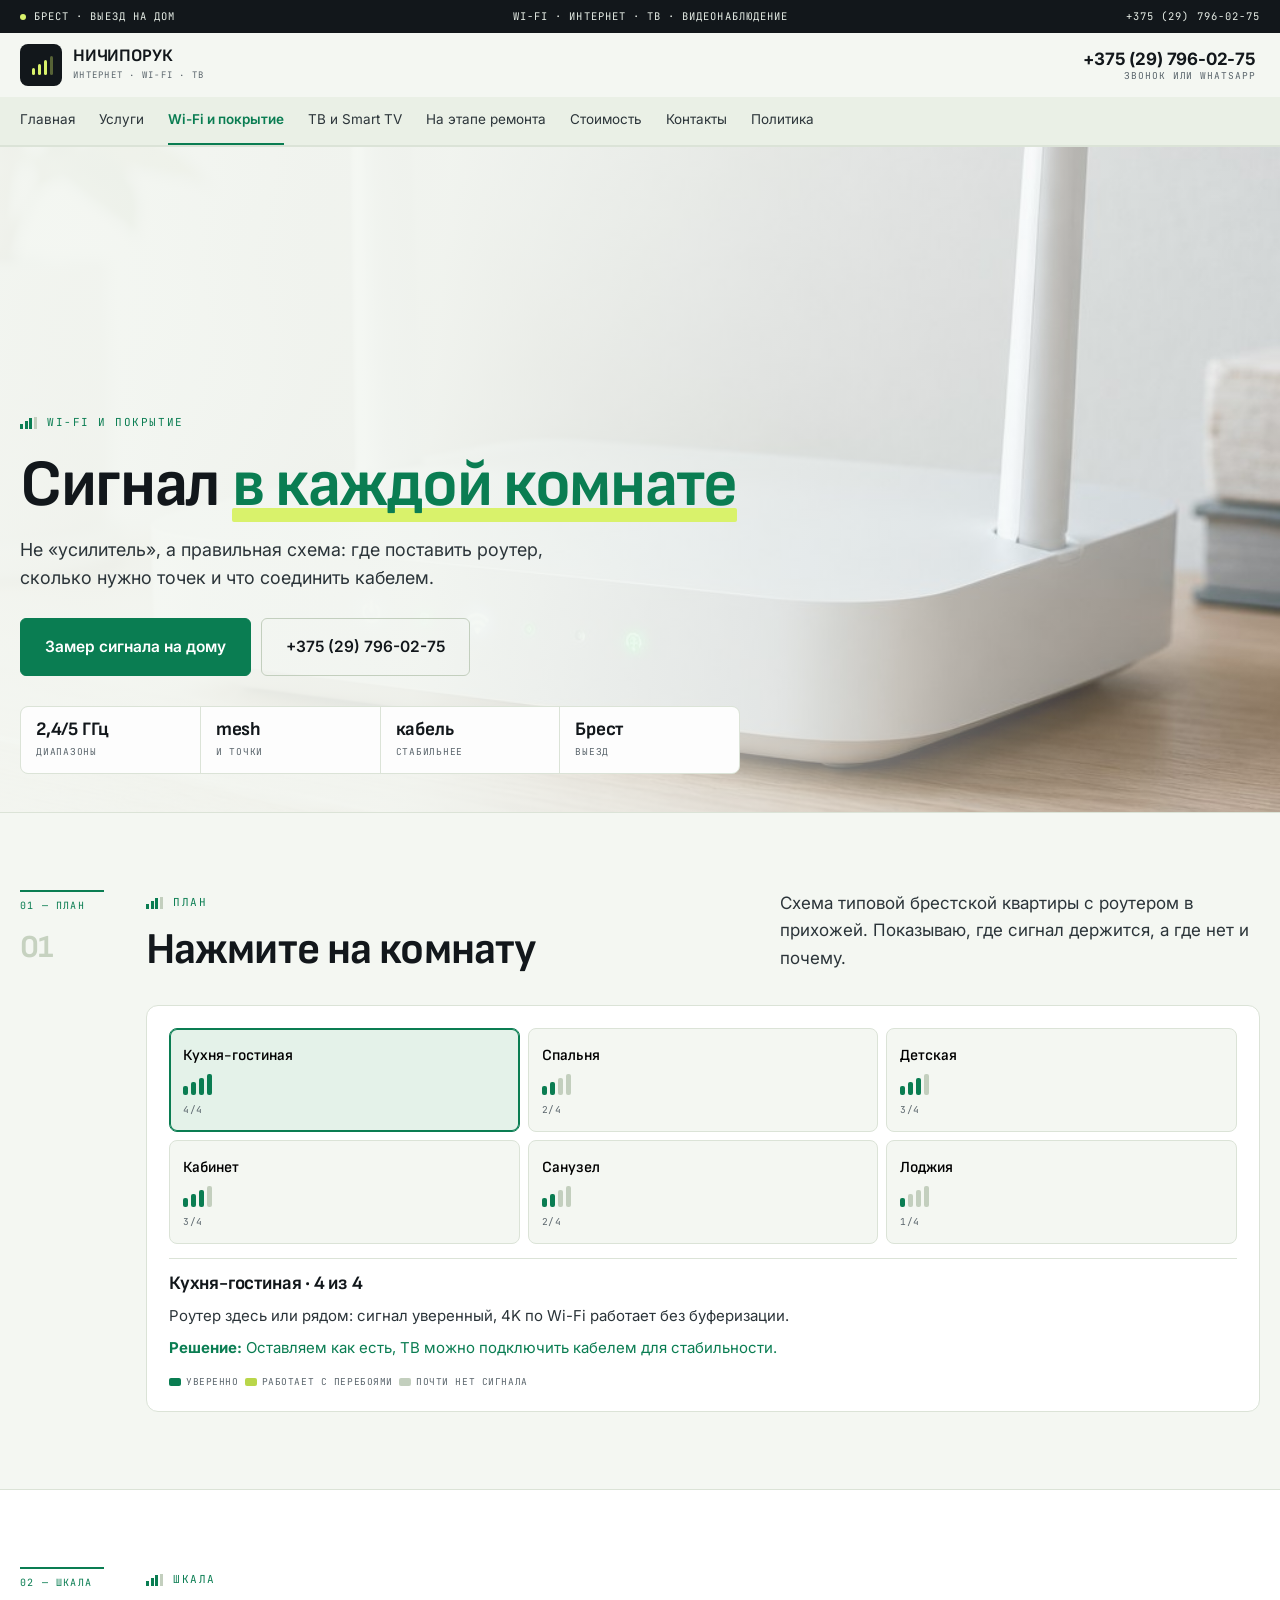
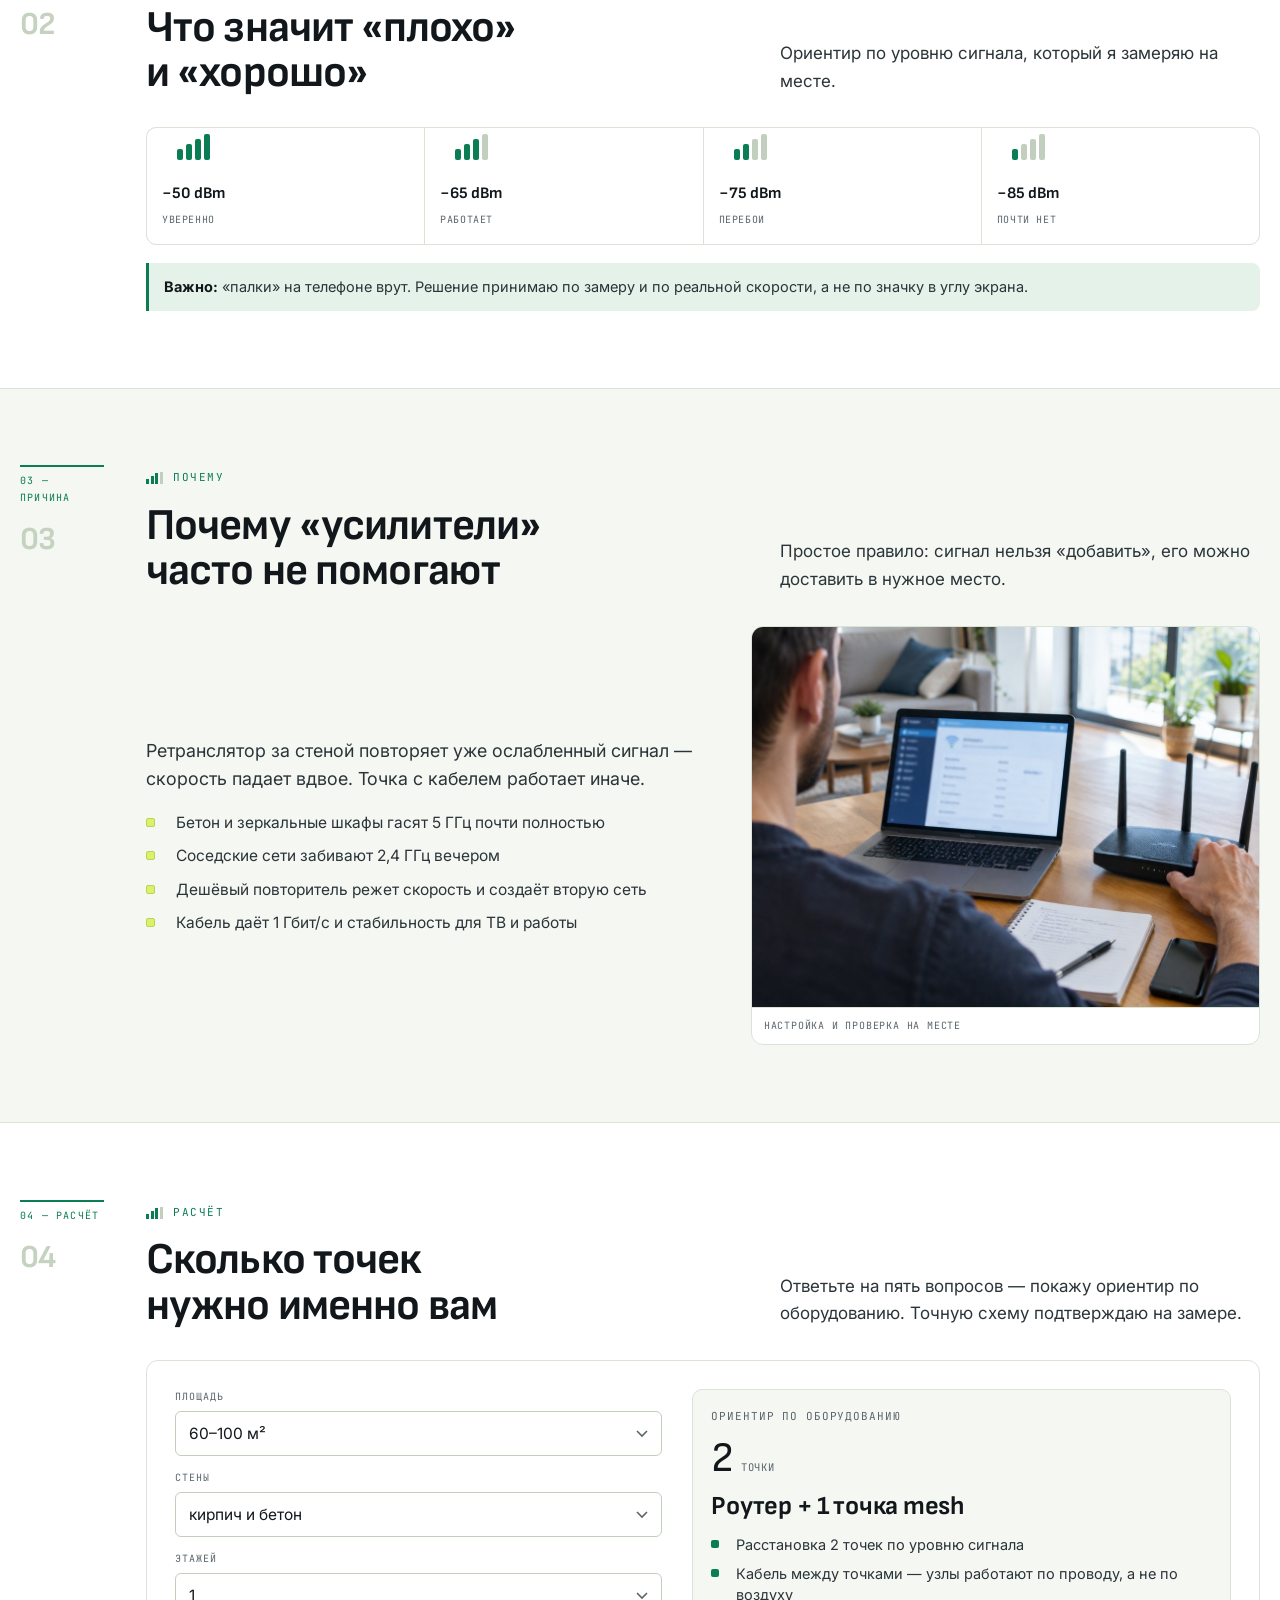
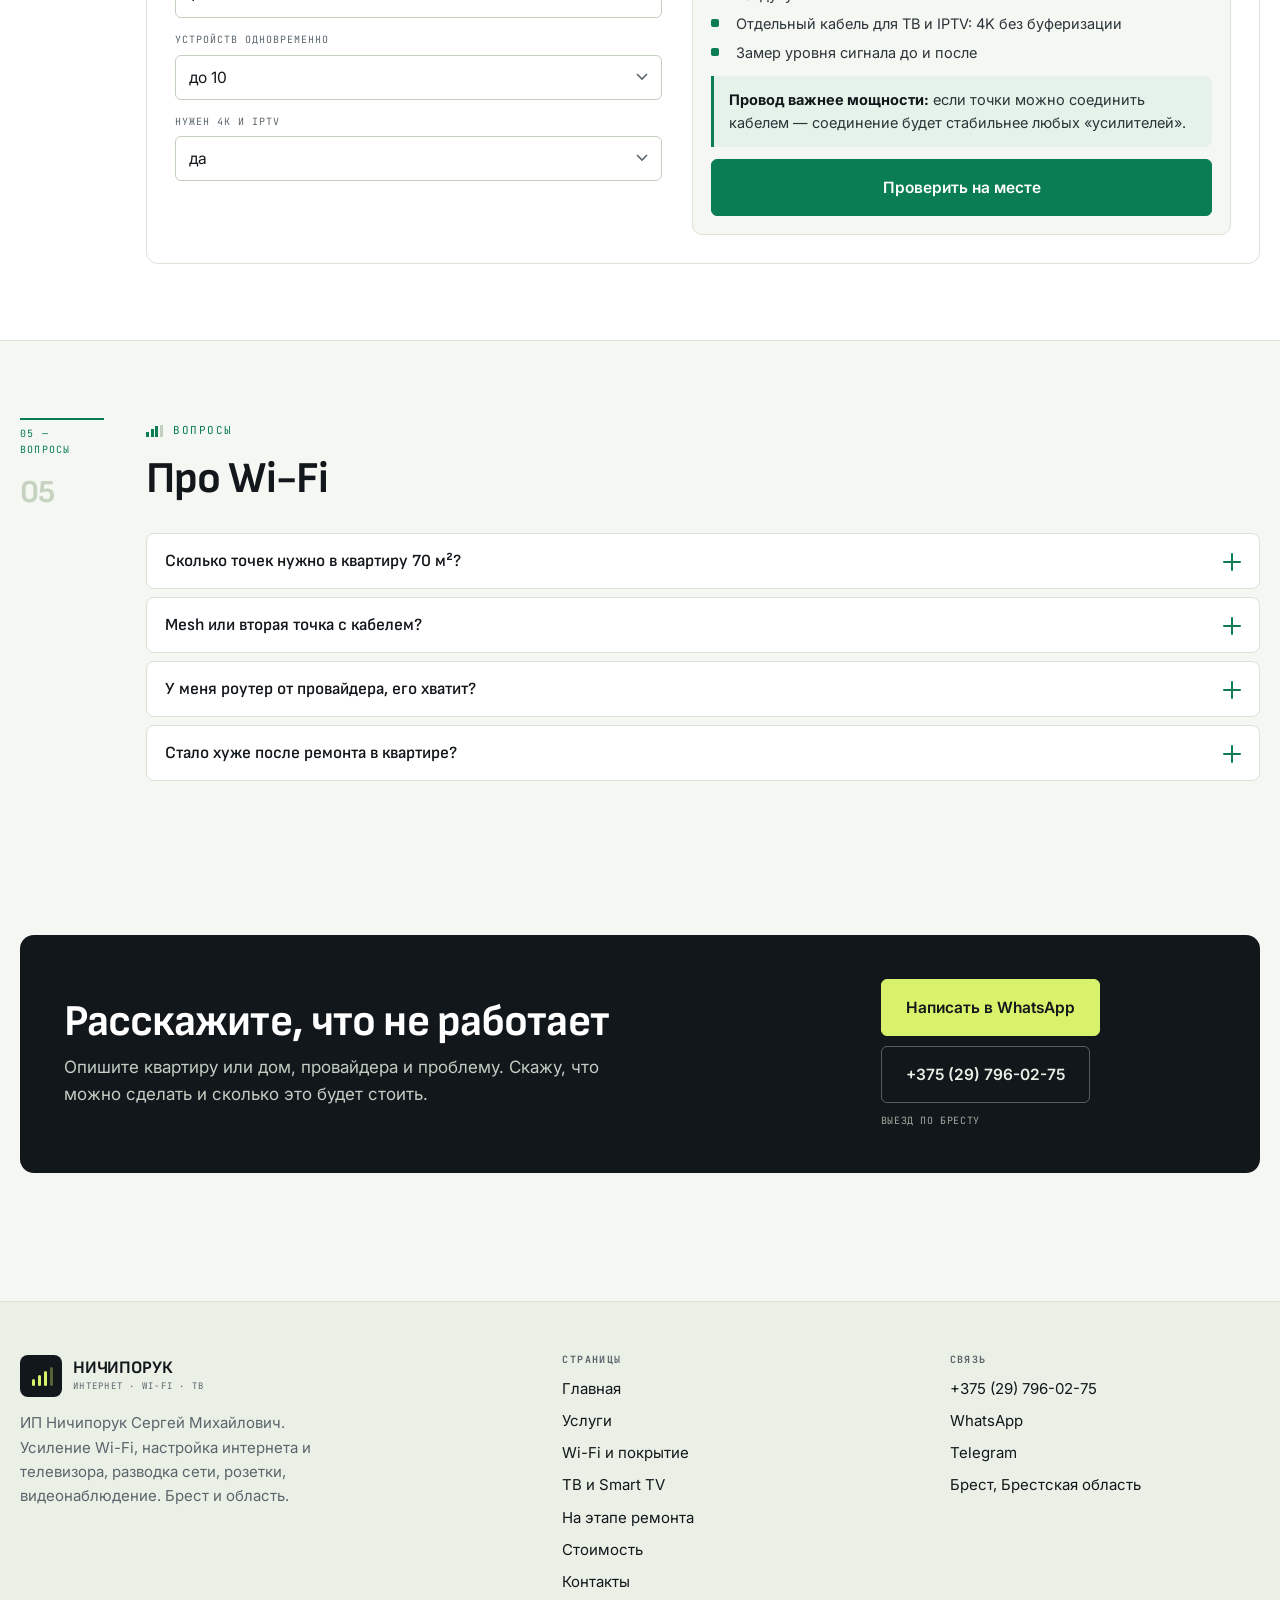
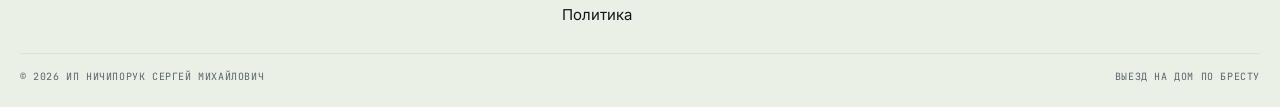
<file: wifi.html>
<!DOCTYPE html>
<html lang="ru">
<head>
<meta charset="utf-8">
<meta name="viewport" content="width=device-width,initial-scale=1">
<title>Wi-Fi и покрытие: замер, mesh, точки доступа — Ничипорук, Брест</title>
<meta name="description" content="Усиление сигнала Wi-Fi и расширение зоны покрытия: замер по комнатам, mesh-системы, проводные точки доступа, расчёт количества точек для квартиры и дома.">
<link rel="icon" href="assets/img/favicon.svg" type="image/svg+xml">
<meta property="og:title" content="Wi-Fi и покрытие: замер, mesh, точки доступа — Ничипорук, Брест">
<meta property="og:description" content="Усиление сигнала Wi-Fi и расширение зоны покрытия: замер по комнатам, mesh-системы, проводные точки доступа, расчёт количества точек для квартиры и дома.">
<meta property="og:type" content="website">
<style>
:root{--paper:#F4F7F2;--ink:#12171B;--green:#0A7D52;--line:#DBE3D7;--line2:#C3CFBE;--white:#FFFFFF;--lime:#D9F26B;--wrap:1240px}
*,*::before,*::after{box-sizing:border-box}
body{margin:0;background:var(--paper);color:var(--ink);font-family:'Inter',system-ui,sans-serif;font-size:17px;line-height:1.62}
img{max-width:100%;height:auto;display:block}
h1,h2,h3{font-family:'Sofia Sans',system-ui,sans-serif;font-weight:700;margin:0;line-height:1.04;letter-spacing:-.02em}
a{color:inherit;text-decoration:none}
.wrap{width:min(var(--wrap),calc(100% - 40px));margin-inline:auto}
@media(max-width:600px){.wrap{width:calc(100% - 26px)}}
.topbar{background:var(--ink);color:#E6EDE6}
.topbar__in{display:flex;justify-content:space-between;gap:12px;flex-wrap:wrap;padding:8px 0}
.hdr{position:sticky;top:0;z-index:60;background:rgba(244,247,242,.96);border-bottom:1px solid var(--line)}
.hdr__in{display:flex;align-items:center;gap:12px;padding:11px 0}
.logo{display:flex;align-items:center;gap:11px;margin-right:auto}
.logo__mk{width:42px;height:42px;border-radius:8px;background:var(--ink);position:relative}
.logo__t b{display:block;font-family:'Sofia Sans',sans-serif;font-size:17.5px;line-height:1.06}
.logo__t span{display:block;font-size:9px;letter-spacing:.14em;text-transform:uppercase;color:#5A656C}
.burger{display:none;width:44px;height:44px;align-items:center;justify-content:center;flex-direction:column;gap:5px;background:transparent;border:1px solid var(--line2);border-radius:6px}
.burger i{display:block;width:19px;height:1.8px;background:var(--ink)}
@media(max-width:1099px){.burger{display:flex}}
.strip{background:#EAF0E6;border-bottom:1px solid var(--line);display:none}
@media(min-width:1100px){.strip{display:block}}
.strip__in{display:flex;gap:22px;overflow-x:auto;padding:0}
.strip a{padding:12px 0;font-size:13.5px;border-bottom:2px solid transparent;white-space:nowrap}
.strip a[aria-current]{color:var(--green);border-bottom-color:var(--green);font-weight:600}
.hero{position:relative;min-height:clamp(500px,72vh,760px);display:flex;align-items:flex-end;overflow:hidden;border-bottom:1px solid var(--line)}
.hero__bg{position:absolute;inset:0;z-index:-2}
.hero__bg img{width:100%;height:100%;object-fit:cover}
.hero::before{content:"";position:absolute;inset:0;z-index:-1;background:linear-gradient(94deg,rgba(244,247,242,.97),rgba(244,247,242,.9) 38%,rgba(244,247,242,.35) 72%,rgba(244,247,242,.05))}
.hero__in{padding:clamp(26px,4vw,54px) 0 clamp(20px,3vw,34px);min-width:0}
.hero h1{font-size:clamp(33px,5.4vw,66px);max-width:19ch;margin-top:12px}
.btn{display:inline-flex;align-items:center;justify-content:center;gap:8px;padding:15px 23px;border-radius:6px;border:1px solid var(--green);background:var(--green);color:#fff;font-weight:600;font-size:15.5px}
.btn--ghost{background:transparent;color:var(--ink);border-color:var(--line2)}
.kick{display:inline-flex;align-items:center;gap:9px;font-size:11px;letter-spacing:.14em;text-transform:uppercase;color:var(--green)}
.band{padding:clamp(38px,6vw,78px) 0;border-bottom:1px solid var(--line)}
.drawer{position:fixed;inset:0;z-index:120;background:rgba(12,18,16,.5);opacity:0;pointer-events:none;transition:opacity .2s}
.drawer[data-open="true"]{opacity:1;pointer-events:auto}
.drawer__inner{width:min(400px,100%);height:100%;margin-left:auto;background:#fff;padding:20px;overflow-y:auto;display:flex;flex-direction:column;gap:4px}
body.is-locked{overflow:hidden}
[hidden]{display:none !important}
.fbar{position:fixed;left:0;right:0;bottom:0;z-index:70;display:none;grid-template-columns:repeat(4,1fr);background:var(--ink)}
@media(max-width:1099px){.fbar{display:grid}body{padding-bottom:58px}}
.fbar a{display:flex;flex-direction:column;align-items:center;gap:3px;padding:9px 2px;color:#EAF0E6;font-size:9px;letter-spacing:.06em;text-transform:uppercase}
.fbar a:first-child{background:var(--green);color:#fff}
</style>
<link rel="preconnect" href="https://fonts.googleapis.com">
<link rel="preconnect" href="https://fonts.gstatic.com" crossorigin>
<link rel="stylesheet" href="https://fonts.googleapis.com/css2?family=Sofia+Sans:wght@600;700;800&family=Inter:wght@400;500;600&family=JetBrains+Mono:wght@400;500&display=swap">
<link rel="stylesheet" href="assets/css/site.v1.css">
</head>
<body>
<a class="skip" href="#main">К содержанию</a>
<div class="topbar"><div class="wrap topbar__in"><span><i class="dot"></i>Брест · выезд на дом</span><span>Wi-Fi · интернет · ТВ · видеонаблюдение</span><a href="tel:+375297960275">+375 (29) 796-02-75</a></div></div><header class="hdr"><div class="wrap hdr__in"><a class="logo" href="index.html"><span class="logo__mk"><i></i><i></i><i></i><i></i></span><span class="logo__t"><b>НИЧИПОРУК</b><span>интернет · wi-fi · тв</span></span></a><div class="hdr__tel"><b><a href="tel:+375297960275">+375 (29) 796-02-75</a></b><span>звонок или WhatsApp</span></div><button class="burger" id="burger" aria-label="Меню" aria-expanded="false" aria-controls="drawer"><i></i><i></i></button></div><nav class="strip" aria-label="Страницы"><div class="wrap strip__in"><a href="index.html">Главная</a><a href="uslugi.html">Услуги</a><a href="wifi.html" aria-current="page">Wi-Fi и покрытие</a><a href="tv.html">ТВ и Smart TV</a><a href="remont.html">На этапе ремонта</a><a href="cena.html">Стоимость</a><a href="kontakty.html">Контакты</a><a href="politika.html">Политика</a></div></nav></header>
<main id="main">
<section class="hero"><div class="hero__bg"><img src="assets/img/router.jpg" alt="Роутер с индикаторами на полке" fetchpriority="high"></div><div class="wrap hero__in"><span class="kick">Wi-Fi и покрытие</span><h1>Сигнал <em>в каждой комнате</em></h1><p class="lead">Не «усилитель», а правильная схема: где поставить роутер, сколько нужно точек и что соединить кабелем.</p><div class="hero__cta"><a class="btn" href="kontakty.html">Замер сигнала на дому</a><a class="btn btn--ghost" href="tel:+375297960275">+375 (29) 796-02-75</a></div><div class="figs"><div><b>2,4/5 ГГц</b><span>диапазоны</span></div><div><b>mesh</b><span>и точки</span></div><div><b>кабель</b><span>стабильнее</span></div><div><b>Брест</b><span>выезд</span></div></div></div></section><section class="band "><div class="wrap"><div class="sect sect--side"><div class="sect__side"><span>01 — план</span><b>01</b></div><div class="sect__main"><div class="sect__head"><div><span class="kick">План</span><h2>Нажмите на комнату</h2></div><p>Схема типовой брестской квартиры с роутером в прихожей. Показываю, где сигнал держится, а где нет и почему.</p></div><div class="plan"><div class="plan__grid"><button class="plan__room" type="button" data-room="living" aria-pressed="false"><b>Кухня-гостиная</b><span class="bars"><i class="on" style="height:9px"></i><i class="on" style="height:13px"></i><i class="on" style="height:17px"></i><i class="on" style="height:21px"></i></span><em>4/4</em></button><button class="plan__room" type="button" data-room="bedroom" aria-pressed="false"><b>Спальня</b><span class="bars"><i class="on" style="height:9px"></i><i class="on" style="height:13px"></i><i class="" style="height:17px"></i><i class="" style="height:21px"></i></span><em>2/4</em></button><button class="plan__room" type="button" data-room="kids" aria-pressed="false"><b>Детская</b><span class="bars"><i class="on" style="height:9px"></i><i class="on" style="height:13px"></i><i class="on" style="height:17px"></i><i class="" style="height:21px"></i></span><em>3/4</em></button><button class="plan__room" type="button" data-room="office" aria-pressed="false"><b>Кабинет</b><span class="bars"><i class="on" style="height:9px"></i><i class="on" style="height:13px"></i><i class="on" style="height:17px"></i><i class="" style="height:21px"></i></span><em>3/4</em></button><button class="plan__room" type="button" data-room="bath" aria-pressed="false"><b>Санузел</b><span class="bars"><i class="on" style="height:9px"></i><i class="on" style="height:13px"></i><i class="" style="height:17px"></i><i class="" style="height:21px"></i></span><em>2/4</em></button><button class="plan__room" type="button" data-room="loggia" aria-pressed="false"><b>Лоджия</b><span class="bars"><i class="on" style="height:9px"></i><i class="" style="height:13px"></i><i class="" style="height:17px"></i><i class="" style="height:21px"></i></span><em>1/4</em></button></div><div class="plan__out" id="planOut" aria-live="polite"><span class="mono">Нажмите на комнату</span><h3>Кухня-гостиная</h3><p>Покажу уровень сигнала в каждой комнате и что с этим делать.</p></div><div class="plan__scale"><span><i></i>уверенно</span><span><i></i>работает с перебоями</span><span><i></i>почти нет сигнала</span></div></div></div></div></div></section><section class="band band--white"><div class="wrap"><div class="sect sect--side"><div class="sect__side"><span>02 — шкала</span><b>02</b></div><div class="sect__main"><div class="sect__head"><div><span class="kick">Шкала</span><h2>Что значит «плохо» и «хорошо»</h2></div><p>Ориентир по уровню сигнала, который я замеряю на месте.</p></div><div class="sig"><div><div class="bars"><i class="on" style="height:11px"></i><i class="on" style="height:16px"></i><i class="on" style="height:21px"></i><i class="on" style="height:26px"></i></div><b>−50 dBm</b><span>уверенно</span></div><div><div class="bars"><i class="on" style="height:11px"></i><i class="on" style="height:16px"></i><i class="on" style="height:21px"></i><i class="" style="height:26px"></i></div><b>−65 dBm</b><span>работает</span></div><div><div class="bars"><i class="on" style="height:11px"></i><i class="on" style="height:16px"></i><i class="" style="height:21px"></i><i class="" style="height:26px"></i></div><b>−75 dBm</b><span>перебои</span></div><div><div class="bars"><i class="on" style="height:11px"></i><i class="" style="height:16px"></i><i class="" style="height:21px"></i><i class="" style="height:26px"></i></div><b>−85 dBm</b><span>почти нет</span></div></div><div class="note mt18"><b>Важно:</b> «палки» на телефоне врут. Решение принимаю по замеру и по реальной скорости, а не по значку в углу экрана.</div></div></div></div></section><section class="band "><div class="wrap"><div class="sect sect--side"><div class="sect__side"><span>03 — причина</span><b>03</b></div><div class="sect__main"><div class="sect__head"><div><span class="kick">Почему</span><h2>Почему «усилители» часто не помогают</h2></div><p>Простое правило: сигнал нельзя «добавить», его можно доставить в нужное место.</p></div><div class="split"><div class="split__body"><p class="lead">Ретранслятор за стеной повторяет уже ослабленный сигнал — скорость падает вдвое. Точка с кабелем работает иначе.</p><ul class="list mt18"><li>Бетон и зеркальные шкафы гасят 5 ГГц почти полностью</li><li>Соседские сети забивают 2,4 ГГц вечером</li><li>Дешёвый повторитель режет скорость и создаёт вторую сеть</li><li>Кабель даёт 1 Гбит/с и стабильность для ТВ и работы</li></ul></div><div class="split__media"><img src="assets/img/setup.jpg" alt="Настройка роутера с ноутбука" loading="lazy"><div class="split__cap">Настройка и проверка на месте</div></div></div></div></div></div></section><section class="band band--white"><div class="wrap"><div class="sect sect--side"><div class="sect__side"><span>04 — расчёт</span><b>04</b></div><div class="sect__main"><div class="sect__head"><div><span class="kick">Расчёт</span><h2>Сколько точек нужно именно вам</h2></div><p>Ответьте на пять вопросов — покажу ориентир по оборудованию. Точную схему подтверждаю на замере.</p></div><div class="calc"><div class="calc__form"><div class="field"><label for="cArea">Площадь</label><select id="cArea"><option value="50">до 60 м²</option><option value="80" selected>60–100 м²</option><option value="120">100–150 м²</option><option value="180">больше 150 м²</option></select></div><div class="field"><label for="cWalls">Стены</label><select id="cWalls"><option value="brick" selected>кирпич и бетон</option><option value="concrete">монолит с несущими</option><option value="dry">гипсокартон</option></select></div><div class="field"><label for="cFloor">Этажей</label><select id="cFloor"><option value="1" selected>1</option><option value="2">2</option><option value="3">3</option></select></div><div class="field"><label for="cDev">Устройств одновременно</label><select id="cDev"><option value="8" selected>до 10</option><option value="16">10–20</option><option value="25">больше 20</option></select></div><div class="field"><label for="cTv">Нужен 4K и IPTV</label><select id="cTv"><option value="yes" selected>да</option><option value="no">нет</option></select></div></div><div class="calc__out" id="calcOut" aria-live="polite"></div></div></div></div></div></section><section class="band "><div class="wrap"><div class="sect sect--side"><div class="sect__side"><span>05 — вопросы</span><b>05</b></div><div class="sect__main"><div class="sect__head"><div><span class="kick">Вопросы</span><h2>Про Wi-Fi</h2></div><p></p></div><div class="faq"><div class="faq__i" data-open="false"><button class="faq__q" type="button">Сколько точек нужно в квартиру 70 м²?<i></i></button><div class="faq__a"><p>Обычно роутер и одна точка, если есть несущая стена. Считаю по замерам, а не по площади.</p></div></div><div class="faq__i" data-open="false"><button class="faq__q" type="button">Mesh или вторая точка с кабелем?<i></i></button><div class="faq__a"><p>Если кабель есть или его можно проложить — кабель лучше. Mesh по воздуху нужен там, где провод не провести.</p></div></div><div class="faq__i" data-open="false"><button class="faq__q" type="button">У меня роутер от провайдера, его хватит?<i></i></button><div class="faq__a"><p>Иногда да. Проверю, тянет ли он тариф и сколько устройств держит одновременно.</p></div></div><div class="faq__i" data-open="false"><button class="faq__q" type="button">Стало хуже после ремонта в квартире?<i></i></button><div class="faq__a"><p>Частая история: роутер остался в нише или за ТВ, появились новые стены и мебель. Решается переносом и добавлением точки.</p></div></div></div></div></div></div></section></main>
<section class="band" style="border-bottom:0"><div class="wrap"><div class="cta"><div><h2>Расскажите, что не работает</h2><p>Опишите квартиру или дом, провайдера и проблему. Скажу, что можно сделать и сколько это будет стоить.</p></div><div class="cta__act"><a class="btn btn--lime" href="https://wa.me/375297960275" target="_blank" rel="noopener">Написать в WhatsApp</a><a class="btn btn--ghost" href="tel:+375297960275">+375 (29) 796-02-75</a><small>Выезд по Бресту</small></div></div></div></section>
<footer class="foot"><div class="wrap"><div class="foot__grid"><div><a class="logo" href="index.html"><span class="logo__mk"><i></i><i></i><i></i><i></i></span><span class="logo__t"><b>НИЧИПОРУК</b><span>интернет · wi-fi · тв</span></span></a><p style="margin-top:14px;color:#5A656C;font-size:15px;max-width:34ch">ИП Ничипорук Сергей Михайлович. Усиление Wi-Fi, настройка интернета и телевизора, разводка сети, розетки, видеонаблюдение. Брест и область.</p></div><div><h4>Страницы</h4><ul><li><a href="index.html">Главная</a></li><li><a href="uslugi.html">Услуги</a></li><li><a href="wifi.html">Wi-Fi и покрытие</a></li><li><a href="tv.html">ТВ и Smart TV</a></li><li><a href="remont.html">На этапе ремонта</a></li><li><a href="cena.html">Стоимость</a></li><li><a href="kontakty.html">Контакты</a></li><li><a href="politika.html">Политика</a></li></ul></div><div><h4>Связь</h4><ul><li><a href="tel:+375297960275">+375 (29) 796-02-75</a></li><li><a href="https://wa.me/375297960275" target="_blank" rel="noopener">WhatsApp</a></li><li><a href="https://t.me/+375297960275" target="_blank" rel="noopener">Telegram</a></li><li>Брест, Брестская область</li></ul></div></div><div class="foot__bottom"><span>© 2026 ИП Ничипорук Сергей Михайлович</span><span>Выезд на дом по Бресту</span></div></div></footer>
<div class="fbar" aria-label="Быстрая связь"><a href="tel:+375297960275"><svg viewBox="0 0 24 24"><path d="M6.6 3.5l3 3-2 2.4a12 12 0 005.5 5.5l2.4-2 3 3-2 2.6c-1.2 1.4-3 1.7-4.6 1A16.5 16.5 0 013.4 8.1c-.7-1.6-.4-3.4 1-4.6z"/></svg>Позвонить</a><a href="https://wa.me/375297960275" target="_blank" rel="noopener"><svg viewBox="0 0 24 24"><path d="M3 21l1.7-5A8.6 8.6 0 013.4 11a8.6 8.6 0 118.6 8.6 8.9 8.9 0 01-4.4-1.2z"/><path d="M8.6 8.2c.3-.6.5-.6.9-.6h.7c.2 0 .5 0 .7.5l.8 1.9c.1.3 0 .5-.1.7l-.5.6c-.2.2-.2.4-.1.6a6 6 0 002.8 2.4c.3.1.5.1.7-.1l.7-.8c.2-.2.4-.2.6-.1l1.8.9c.3.1.4.3.4.5v.6c0 .7-.5 1.4-1.2 1.6-.6.2-1.4.3-2.3 0a10 10 0 01-3.6-2.2 9.4 9.4 0 01-1.9-3c-.2-.8-.1-1.6.1-2.1z"/></svg>WhatsApp</a><a href="https://t.me/+375297960275" target="_blank" rel="noopener"><svg viewBox="0 0 24 24"><path d="M21 4L3 11l5 1.8L10 19l3-3.4 4.6 3z"/><path d="M8 12.8L18 6l-7 8.6"/></svg>Telegram</a><a href="viber://chat?number=%2B375297960275"><svg viewBox="0 0 24 24"><path d="M12 3c5 0 8 3.2 8 7.6 0 4.5-3.2 7.4-8 7.4-.7 0-1.4 0-2-.2L6 21l.8-3.4A7.3 7.3 0 014 10.6C4 6.2 7 3 12 3z"/><path d="M9 8.5c1.2 3 2.4 4.2 5 5"/></svg>Viber</a></div>
<div class="drawer" id="drawer" data-open="false" role="dialog" aria-modal="true" aria-label="Меню"><div class="drawer__inner"><div class="drawer__top"><span class="mono">Меню</span><button class="drawer__x" id="drawerClose" aria-label="Закрыть меню">×</button></div><a class="dl" href="index.html">Главная<span>01</span></a><a class="dl" href="uslugi.html">Услуги<span>02</span></a><a class="dl" href="wifi.html">Wi-Fi и покрытие<span>03</span></a><a class="dl" href="tv.html">ТВ и Smart TV<span>04</span></a><a class="dl" href="remont.html">На этапе ремонта<span>05</span></a><a class="dl" href="cena.html">Стоимость<span>06</span></a><a class="dl" href="kontakty.html">Контакты<span>07</span></a><a class="dl" href="politika.html">Политика<span>08</span></a><div class="drawer__foot"><a class="btn" href="https://wa.me/375297960275" target="_blank" rel="noopener">WhatsApp</a><a class="btn btn--ghost" href="tel:+375297960275">+375 (29) 796-02-75</a></div></div></div>
<script src="assets/js/main.v1.js" defer></script>
</body>
</html>
</file>
<file: assets/css/site.v1.css>
:root{
--paper:#F4F7F2;--paper2:#EAF0E6;--white:#FFFFFF;--ink:#12171B;--ink2:#2B3439;--muted:#5A656C;
--line:#DBE3D7;--line2:#C3CFBE;--green:#0A7D52;--green-d:#06603F;--green-l:#E4F2E9;--lime:#D9F26B;--lime-d:#B9D64A;
--wrap:1240px;
--f-d:'Sofia Sans','Segoe UI',system-ui,sans-serif;
--f-b:'Inter','Segoe UI',system-ui,sans-serif;
--f-m:'JetBrains Mono','SFMono-Regular',Consolas,monospace;
}
*,*::before,*::after{box-sizing:border-box}
html{-webkit-text-size-adjust:100%;scroll-behavior:smooth}
body{margin:0;background:var(--paper);color:var(--ink);font-family:var(--f-b);font-size:17px;line-height:1.62}
img{max-width:100%;height:auto;display:block}
a{color:inherit;text-decoration:none}
button{font:inherit}
h1,h2,h3,h4{font-family:var(--f-d);font-weight:700;letter-spacing:-.02em;margin:0;line-height:1.03;text-wrap:balance}
h1{font-size:clamp(34px,5.6vw,70px)}
h2{font-size:clamp(26px,3.5vw,44px)}
h3{font-size:clamp(18px,1.9vw,23px);line-height:1.16;letter-spacing:-.01em}
p{margin:0}
.wrap{width:min(var(--wrap),calc(100% - 40px));margin-inline:auto}
@media(max-width:600px){.wrap{width:calc(100% - 26px)}}
.mono{font-family:var(--f-m);font-size:11px;letter-spacing:.08em;text-transform:uppercase;color:var(--muted)}
.lead{font-size:clamp(16.5px,1.4vw,19px);line-height:1.58;color:var(--ink2);max-width:60ch}
.sr{position:absolute;width:1px;height:1px;padding:0;margin:-1px;overflow:hidden;clip:rect(0 0 0 0);white-space:nowrap;border:0}
.skip{position:absolute;left:12px;top:-64px;background:var(--ink);color:#fff;padding:10px 16px;border-radius:4px;z-index:200;transition:top .2s}
.skip:focus{top:12px}
:focus-visible{outline:2px solid var(--green);outline-offset:3px}

/* сигнальные палочки в подзаголовке */
.kick{display:inline-flex;align-items:center;gap:10px;font-family:var(--f-m);font-size:11px;letter-spacing:.14em;text-transform:uppercase;color:var(--green)}
.kick::before{content:"";width:17px;height:12px;
 background:
  linear-gradient(var(--green),var(--green)) 0 100%/3px 5px no-repeat,
  linear-gradient(var(--green),var(--green)) 4.5px 100%/3px 8px no-repeat,
  linear-gradient(var(--green),var(--green)) 9px 100%/3px 11px no-repeat,
  linear-gradient(var(--line2),var(--line2)) 13.5px 100%/3px 12px no-repeat}

/* кнопки */
.btn{display:inline-flex;align-items:center;justify-content:center;gap:9px;padding:15px 24px;border-radius:6px;
 border:1px solid var(--green);background:var(--green);color:#fff;font-weight:600;font-size:15.5px;cursor:pointer;
 transition:transform .18s,background .18s,border-color .18s}
.btn:hover{background:var(--green-d);border-color:var(--green-d);transform:translateY(-1px)}
.btn--ghost{background:transparent;color:var(--ink);border-color:var(--line2)}
.btn--ghost:hover{background:var(--white);border-color:var(--ink);transform:translateY(-1px)}
.btn--lime{background:var(--lime);border-color:var(--lime);color:#12171B}
.btn--lime:hover{background:var(--lime-d);border-color:var(--lime-d)}
.btn svg{width:17px;height:17px;fill:none;stroke:currentColor;stroke-width:1.9}

/* шапка */
.topbar{background:var(--ink);color:#E6EDE6;font-family:var(--f-m);font-size:10.5px;letter-spacing:.1em;text-transform:uppercase}
.topbar__in{display:flex;align-items:center;justify-content:space-between;gap:12px;padding:8px 0;flex-wrap:wrap}
.topbar span{display:inline-flex;align-items:center;gap:8px}
.topbar .dot{width:6px;height:6px;border-radius:50%;background:var(--lime)}
.topbar a:hover{color:var(--lime)}
.hdr{position:sticky;top:0;z-index:60;background:rgba(244,247,242,.95);backdrop-filter:blur(10px);border-bottom:1px solid var(--line)}
.hdr__in{display:flex;align-items:center;gap:14px;padding:11px 0}
.logo{display:flex;align-items:center;gap:11px;margin-right:auto}
.logo__mk{width:42px;height:42px;border-radius:8px;background:var(--ink);display:grid;place-items:center;position:relative}
.logo__mk i{display:block;width:3px;border-radius:2px;background:var(--lime);position:absolute;bottom:11px}
.logo__mk i:nth-child(1){height:7px;left:12px}
.logo__mk i:nth-child(2){height:11px;left:18px}
.logo__mk i:nth-child(3){height:15px;left:24px}
.logo__mk i:nth-child(4){height:19px;left:30px;background:rgba(217,242,107,.35)}
.logo__t b{display:block;font-family:var(--f-d);font-size:17.5px;line-height:1.06;letter-spacing:-.01em}
.logo__t span{display:block;font-family:var(--f-m);font-size:9px;letter-spacing:.14em;text-transform:uppercase;color:var(--muted);margin-top:2px}
.hdr__tel{display:flex;flex-direction:column;align-items:flex-end;line-height:1.2;margin-right:4px}
.hdr__tel b{font-size:17px;letter-spacing:-.01em}
.hdr__tel span{font-family:var(--f-m);font-size:9.5px;letter-spacing:.1em;text-transform:uppercase;color:var(--muted)}
@media(max-width:900px){.hdr__tel{display:none}}
.burger{display:none;width:44px;height:44px;align-items:center;justify-content:center;flex-direction:column;gap:5px;
 background:transparent;border:1px solid var(--line2);border-radius:6px;cursor:pointer}
.burger i{display:block;width:19px;height:1.8px;background:var(--ink);transition:transform .2s}
.burger[aria-expanded="true"] i:first-child{transform:translateY(3.4px) rotate(45deg)}
.burger[aria-expanded="true"] i:last-child{transform:translateY(-3.4px) rotate(-45deg)}
@media(max-width:1099px){.burger{display:flex}}

/* полоса страниц */
.strip{background:var(--paper2);border-bottom:1px solid var(--line)}
.strip__in{display:flex;gap:24px;overflow-x:auto;scrollbar-width:none;padding:0}
.strip__in::-webkit-scrollbar{display:none}
.strip a{flex:none;padding:12px 0;font-size:13.5px;color:var(--ink2);border-bottom:2px solid transparent;white-space:nowrap}
.strip a:hover{color:var(--ink)}
.strip a[aria-current]{color:var(--green);border-bottom-color:var(--green);font-weight:600}
@media(max-width:1099px){.strip{display:none}}

/* панель меню */
.drawer{position:fixed;inset:0;z-index:120;background:rgba(12,18,16,.5);backdrop-filter:blur(4px);
 display:grid;place-items:start end;opacity:0;pointer-events:none;transition:opacity .22s}
.drawer[data-open="true"]{opacity:1;pointer-events:auto}
.drawer__inner{width:min(400px,100%);height:100%;background:var(--white);border-left:1px solid var(--line);
 padding:20px;overflow-y:auto;display:flex;flex-direction:column;gap:4px;transform:translateX(18px);transition:transform .24s}
.drawer[data-open="true"] .drawer__inner{transform:none}
.drawer__top{display:flex;align-items:center;justify-content:space-between;padding-bottom:14px;border-bottom:1px solid var(--line);margin-bottom:8px}
.drawer__x{width:42px;height:42px;border:1px solid var(--line2);background:transparent;border-radius:6px;cursor:pointer;font-size:20px;line-height:1}
.drawer a.dl{display:flex;align-items:center;justify-content:space-between;gap:12px;padding:13px 2px;border-bottom:1px solid var(--line);
 font-family:var(--f-d);font-size:19px;font-weight:600;letter-spacing:-.01em}
.drawer a.dl span{font-family:var(--f-m);font-size:10px;color:var(--muted);letter-spacing:.08em;font-weight:400}
.drawer a.dl:hover{color:var(--green)}
.drawer__foot{margin-top:auto;padding-top:16px;display:grid;gap:10px}
body.is-locked{overflow:hidden}
[hidden]{display:none !important}


/* герой: светлая комната с ТВ и роутером */
.hero{position:relative;isolation:isolate;min-height:clamp(520px,74vh,780px);display:flex;align-items:flex-end;overflow:hidden;border-bottom:1px solid var(--line)}
.hero__bg{position:absolute;inset:0;z-index:-2}
.hero__bg img{width:100%;height:100%;object-fit:cover;object-position:56% 50%}
.hero::before{content:"";position:absolute;inset:0;z-index:-1;
 background:linear-gradient(94deg,rgba(244,247,242,.97) 0%,rgba(244,247,242,.93) 34%,rgba(244,247,242,.55) 62%,rgba(244,247,242,.06) 100%)}
.hero__in{padding:clamp(28px,4.4vw,58px) 0 clamp(22px,3vw,38px);min-width:0}
.hero h1{max-width:19ch;margin-top:14px}
.hero h1 em{font-style:normal;color:var(--green);position:relative;white-space:nowrap}
.hero h1 em::after{content:"";position:absolute;left:0;right:0;bottom:.04em;height:.22em;background:var(--lime);z-index:-1;border-radius:2px}
.hero .lead{margin-top:16px;max-width:50ch}
.hero__cta{display:flex;flex-wrap:wrap;gap:10px;margin-top:26px}
.hero__note{display:flex;flex-wrap:wrap;gap:8px 18px;margin-top:16px;font-family:var(--f-m);font-size:10.5px;letter-spacing:.08em;text-transform:uppercase;color:var(--ink2)}
.hero__note span{display:inline-flex;align-items:center;gap:7px}
.hero__note span::before{content:"";width:6px;height:6px;border-radius:50%;background:var(--green)}
.figs{display:grid;grid-template-columns:repeat(2,minmax(0,1fr));gap:1px;margin-top:30px;background:var(--line);border:1px solid var(--line);max-width:720px;border-radius:8px;overflow:hidden}
@media(min-width:760px){.figs{grid-template-columns:repeat(4,minmax(0,1fr))}}
.figs div{background:rgba(255,255,255,.94);padding:13px 15px}
.figs b{display:block;font-family:var(--f-d);font-size:19px;line-height:1.1;letter-spacing:-.01em}
.figs span{display:block;font-family:var(--f-m);font-size:9.5px;letter-spacing:.08em;text-transform:uppercase;color:var(--muted);margin-top:4px}

/* секции и колонка с номером */
.band{padding:clamp(42px,6vw,84px) 0;border-bottom:1px solid var(--line)}
.band:last-of-type{border-bottom:0}
.band--paper{background:var(--paper2)}
.band--white{background:var(--white)}
.sect{display:grid;gap:22px}
@media(min-width:980px){.sect--side{grid-template-columns:92px minmax(0,1fr);gap:34px}}
.sect__main{min-width:0}
.sect__side{display:none}
@media(min-width:980px){
 .sect__side{display:block}
 .sect__side>span{display:block;font-family:var(--f-m);font-size:10px;letter-spacing:.12em;text-transform:uppercase;color:var(--green);
  padding-top:6px;border-top:2px solid var(--green);max-width:84px}
 .sect__side b{display:block;font-family:var(--f-d);font-size:32px;font-weight:700;color:#C6D2C0;margin-top:8px;letter-spacing:-.03em}
}
.sect__head{display:grid;gap:14px;margin-bottom:clamp(20px,3vw,32px)}
@media(min-width:900px){.sect__head{grid-template-columns:minmax(0,1.25fr) minmax(0,1fr);align-items:end;gap:34px}}
.sect__head h2{margin-top:10px}
.sect__head p{color:var(--ink2);max-width:50ch}

/* карточки услуг */
.cards{display:grid;gap:12px}
@media(min-width:700px){.cards{grid-template-columns:repeat(auto-fit,minmax(255px,1fr))}}
.card{background:var(--white);border:1px solid var(--line);border-radius:10px;padding:22px;display:flex;flex-direction:column;gap:9px;
 min-width:0;transition:border-color .18s,transform .18s,box-shadow .18s}
.card:hover{border-color:var(--line2);transform:translateY(-2px);box-shadow:0 14px 30px -22px rgba(18,23,27,.5)}
.card__n{font-family:var(--f-m);font-size:10.5px;letter-spacing:.1em;color:var(--green)}
.card h3{font-size:clamp(17px,1.6vw,20px)}
.card p{color:var(--ink2);font-size:15.5px;line-height:1.55}
.card__tags{display:flex;flex-wrap:wrap;gap:6px;margin-top:auto;padding-top:10px}
.tag{font-family:var(--f-m);font-size:10px;letter-spacing:.04em;padding:4px 8px;border:1px solid var(--line);background:var(--paper);
 color:var(--ink2);border-radius:999px;white-space:nowrap}

/* маршрут кабеля */
.route{border-top:2px solid var(--ink);margin-top:6px}
.route__i{display:grid;grid-template-columns:34px minmax(0,1fr);gap:14px;padding:16px 0;border-bottom:1px solid var(--line);align-items:start}
.route__n{width:26px;height:26px;border-radius:50%;border:1.5px solid var(--green);color:var(--green);display:grid;place-items:center;
 font-family:var(--f-m);font-size:11px;margin-top:2px;flex:none}
.route__i b{display:block;font-family:var(--f-d);font-size:18px;letter-spacing:-.01em}
.route__i p{color:var(--ink2);font-size:15px;margin-top:3px}
.route__i em{display:block;font-family:var(--f-m);font-style:normal;font-size:10.5px;letter-spacing:.08em;text-transform:uppercase;color:var(--muted);margin-top:7px}
.route__i--done .route__n{border-color:var(--lime-d);background:var(--lime);color:#2B3439}

/* цена-строки */
.inv{border-top:2px solid var(--ink);margin-top:6px}
.inv__row{display:grid;grid-template-columns:minmax(0,1fr) auto;gap:8px 16px;padding:14px 0;border-bottom:1px solid var(--line);align-items:baseline}
@media(min-width:720px){.inv__row{grid-template-columns:minmax(0,1.4fr) minmax(0,1fr) auto}}
.inv__row b{font-family:var(--f-d);font-weight:600;font-size:17.5px;letter-spacing:-.01em}
.inv__row .dots{display:none;border-bottom:1px dotted var(--line2);transform:translateY(-4px)}
@media(min-width:720px){.inv__row .dots{display:block}}
.inv__row span{color:var(--ink2);font-size:15px}
.inv__row em{font-family:var(--f-m);font-style:normal;font-size:12.5px;color:var(--green);white-space:nowrap}

/* шкала сигнала */
.sig{display:grid;gap:1px;border:1px solid var(--line);border-radius:10px;overflow:hidden;background:var(--line)}
@media(min-width:640px){.sig{grid-template-columns:repeat(4,minmax(0,1fr))}}
.sig div{background:var(--white);padding:16px 15px;display:grid;gap:5px}
.sig .bars{display:flex;align-items:flex-end;gap:3px;height:26px}
.sig .bars i{display:block;width:6px;border-radius:2px;background:var(--line2)}
.sig .bars i.on{background:var(--green)}
.sig b{font-family:var(--f-d);font-size:16px}
.sig span{font-family:var(--f-m);font-size:10px;letter-spacing:.06em;text-transform:uppercase;color:var(--muted)}

/* план квартиры с зонами */
.plan{border:1px solid var(--line);border-radius:12px;background:var(--white);padding:clamp(14px,2.4vw,22px);display:grid;gap:14px}
.plan__grid{display:grid;grid-template-columns:repeat(2,minmax(0,1fr));gap:8px}
@media(min-width:620px){.plan__grid{grid-template-columns:repeat(3,minmax(0,1fr))}}
.plan__room{border:1px solid var(--line);border-radius:8px;background:var(--paper);padding:14px 13px;text-align:left;cursor:pointer;
 display:grid;gap:7px;transition:all .16s;min-width:0}
.plan__room:hover{border-color:var(--green)}
.plan__room[aria-pressed="true"]{border-color:var(--green);background:var(--green-l);box-shadow:inset 0 0 0 1px var(--green)}
.plan__room b{font-family:var(--f-d);font-size:15.5px;font-weight:600}
.plan__room .bars{display:flex;align-items:flex-end;gap:3px;height:20px}
.plan__room .bars i{display:block;width:5px;border-radius:2px;background:var(--line2)}
.plan__room .bars i.on{background:var(--green)}
.plan__room em{font-family:var(--f-m);font-style:normal;font-size:9.5px;letter-spacing:.06em;text-transform:uppercase;color:var(--muted)}
.plan__out{border-top:1px solid var(--line);padding-top:14px;display:grid;gap:8px;min-height:96px}
.plan__out h3{font-size:19px}
.plan__out p{color:var(--ink2);font-size:15px}
.plan__scale{display:flex;gap:6px;flex-wrap:wrap;font-family:var(--f-m);font-size:9.5px;letter-spacing:.06em;text-transform:uppercase;color:var(--muted)}
.plan__scale span{display:inline-flex;align-items:center;gap:5px}
.plan__scale i{width:12px;height:8px;border-radius:2px;background:var(--green)}
.plan__scale span:nth-child(2) i{background:var(--lime-d)}
.plan__scale span:nth-child(3) i{background:var(--line2)}

/* двухколоночные блоки */
.split{display:grid;gap:24px}
@media(min-width:900px){.split{grid-template-columns:minmax(0,1.05fr) minmax(0,.95fr);gap:42px;align-items:center}}
.split--rev .split__media{order:-1}
.split__media{position:relative;border:1px solid var(--line);border-radius:12px;background:var(--white);overflow:hidden}
.split__media img{width:100%;height:100%;object-fit:cover;aspect-ratio:4/3}
.split__body{min-width:0}
.split__cap{font-family:var(--f-m);font-size:10px;letter-spacing:.08em;text-transform:uppercase;color:var(--muted);padding:10px 12px;border-top:1px solid var(--line)}
.list{display:grid;gap:10px;margin:0;padding:0;list-style:none}
.list li{display:grid;grid-template-columns:20px minmax(0,1fr);gap:10px;font-size:15.5px;line-height:1.5;color:var(--ink2)}
.list li::before{content:"";width:9px;height:9px;margin-top:7px;border-radius:2px;background:var(--lime);border:1px solid var(--lime-d)}

/* галерея/плитки */
.gal{display:grid;gap:10px;grid-template-columns:repeat(2,minmax(0,1fr))}
@media(min-width:820px){.gal{grid-template-columns:repeat(4,minmax(0,1fr))}}
.gal figure{margin:0;border:1px solid var(--line);border-radius:10px;background:var(--white);overflow:hidden}
.gal img{width:100%;height:100%;object-fit:cover;aspect-ratio:1/1;transition:transform .5s}
.gal figure:hover img{transform:scale(1.04)}
.gal figcaption{font-family:var(--f-m);font-size:9.5px;letter-spacing:.06em;text-transform:uppercase;color:var(--muted);padding:8px 10px;border-top:1px solid var(--line)}


/* калькулятор покрытия */
.calc{display:grid;gap:22px;border:1px solid var(--line);border-radius:12px;background:var(--white);padding:clamp(16px,2.8vw,28px)}
@media(min-width:980px){.calc{grid-template-columns:minmax(0,.95fr) minmax(0,1.05fr);gap:30px}}
.calc__form{display:grid;gap:14px;align-content:start;min-width:0}
.field{display:grid;gap:6px;min-width:0}
.field>label{font-family:var(--f-m);font-size:10px;letter-spacing:.1em;text-transform:uppercase;color:var(--muted)}
.field select,.field input,.field textarea{width:100%;min-width:0;padding:12px 13px;border:1px solid var(--line2);border-radius:6px;
 background:#fff;color:var(--ink);font-family:var(--f-b);font-size:15.5px;appearance:none}
.field select{background-image:url("data:image/svg+xml;charset=utf-8,%3Csvg xmlns='http://www.w3.org/2000/svg' width='12' height='8'%3E%3Cpath d='M1 1l5 5 5-5' stroke='%235A656C' stroke-width='1.6' fill='none'/%3E%3C/svg%3E");
 background-repeat:no-repeat;background-position:right 13px center;padding-right:34px}
.field textarea{min-height:92px;resize:vertical}
.seg{display:flex;flex-wrap:wrap;gap:6px}
.seg button{flex:1 1 auto;padding:10px 12px;border:1px solid var(--line2);background:#fff;border-radius:6px;font-size:14px;
 cursor:pointer;color:var(--ink2);transition:all .16s}
.seg button[aria-pressed="true"]{background:var(--ink);border-color:var(--ink);color:#fff}
.calc__out{display:grid;gap:12px;align-content:start;background:var(--paper);border:1px solid var(--line);border-radius:10px;padding:18px;min-width:0}
.calc__out h3{font-size:clamp(20px,2.4vw,26px)}
.calc__num{display:flex;align-items:baseline;gap:8px;font-family:var(--f-d);font-size:clamp(30px,4vw,42px);letter-spacing:-.03em;line-height:1}
.calc__num span{font-family:var(--f-m);font-size:10.5px;letter-spacing:.06em;text-transform:uppercase;color:var(--muted)}
.calc__list{display:grid;gap:7px;margin:0;padding:0;list-style:none}
.calc__list li{display:grid;grid-template-columns:16px minmax(0,1fr);gap:9px;font-size:14.5px;line-height:1.5;color:var(--ink2)}
.calc__list li::before{content:"";width:8px;height:8px;margin-top:6px;border-radius:2px;background:var(--green)}
.note{border-left:3px solid var(--green);background:var(--green-l);padding:12px 15px;border-radius:0 8px 8px 0;font-size:14.5px;color:var(--ink2)}
.note b{color:var(--ink)}

/* разбор симптома */
.diag{display:grid;gap:18px}
@media(min-width:900px){.diag{grid-template-columns:minmax(0,1fr) minmax(0,1fr);gap:28px}}
.diag__list{display:grid;gap:8px;align-content:start}
.diag__list button{text-align:left;padding:14px 16px;border:1px solid var(--line);background:var(--white);border-radius:8px;
 cursor:pointer;font-size:15px;color:var(--ink2);transition:all .16s;display:flex;justify-content:space-between;gap:10px;align-items:center}
.diag__list button:hover{border-color:var(--green)}
.diag__list button[aria-pressed="true"]{border-color:var(--green);background:var(--green-l);color:var(--ink);font-weight:600}
.diag__list button i{font-style:normal;font-family:var(--f-m);font-size:10px;color:var(--muted)}
.diag__out{background:var(--white);border:1px solid var(--line);border-radius:10px;padding:20px;display:grid;gap:10px;align-content:start;min-width:0}
.diag__out h3{font-size:20px}
.diag__out p{color:var(--ink2);font-size:15px}
.diag__out .mono{color:var(--green)}

/* чек-лист работ */
.check{display:grid;gap:8px}
@media(min-width:700px){.check{grid-template-columns:repeat(2,minmax(0,1fr))}}
.check label{display:grid;grid-template-columns:20px minmax(0,1fr);gap:10px;align-items:start;background:var(--white);
 border:1px solid var(--line);border-radius:8px;padding:13px 15px;font-size:15px;cursor:pointer}
.check input{width:18px;height:18px;margin:2px 0 0;accent-color:var(--green)}
.check b{font-weight:600;display:block}
.check em{display:block;font-style:normal;color:var(--muted);font-size:12.5px;font-family:var(--f-m);letter-spacing:.02em;margin-top:2px}

/* аккордеон */
.faq{display:grid;gap:8px}
.faq__i{background:var(--white);border:1px solid var(--line);border-radius:8px;overflow:hidden}
.faq__q{width:100%;display:flex;align-items:flex-start;justify-content:space-between;gap:16px;padding:16px 18px;
 background:transparent;border:0;text-align:left;font-family:var(--f-d);font-size:17px;font-weight:600;line-height:1.3;cursor:pointer;color:var(--ink)}
.faq__q i{flex:none;width:18px;height:18px;position:relative;margin-top:3px}
.faq__q i::before,.faq__q i::after{content:"";position:absolute;background:var(--green);transition:transform .2s;border-radius:2px}
.faq__q i::before{inset:8px 0 auto;height:2px}
.faq__q i::after{inset:0 8px;width:2px}
.faq__i[data-open="true"] .faq__q i::after{transform:scaleY(0)}
.faq__a{padding:0 18px 16px;color:var(--ink2);font-size:15.5px;line-height:1.58;display:none}
.faq__i[data-open="true"] .faq__a{display:block}

/* CTA */
.cta{background:var(--ink);color:#EAF0E6;border-radius:14px;padding:clamp(22px,3.4vw,44px);display:grid;gap:20px}
@media(min-width:900px){.cta{grid-template-columns:1.4fr .6fr;align-items:center;gap:34px}}
.cta h2{color:#fff}
.cta p{color:#C3CEC3;margin-top:10px;max-width:50ch}
.cta__act{display:flex;flex-direction:column;gap:10px;align-items:flex-start}
.cta .btn--ghost{color:#EAF0E6;border-color:rgba(255,255,255,.3)}
.cta .btn--ghost:hover{background:rgba(255,255,255,.08);border-color:#fff}
.cta small{font-family:var(--f-m);font-size:10px;letter-spacing:.06em;color:#9FAA9F;text-transform:uppercase}

/* форма */
.form{display:grid;gap:13px;border:1px solid var(--line);border-radius:12px;background:var(--white);padding:clamp(16px,2.8vw,26px)}
@media(min-width:700px){.form__row{display:grid;grid-template-columns:1fr 1fr;gap:13px}}
.form .btn{width:100%}
.form small{color:var(--muted);font-size:12.5px;line-height:1.5}

/* футер */
.foot{background:var(--paper2);border-top:1px solid var(--line);padding:clamp(32px,4.2vw,54px) 0 22px;margin-top:clamp(30px,4vw,52px)}
.foot__grid{display:grid;gap:24px}
@media(min-width:800px){.foot__grid{grid-template-columns:1.3fr .9fr .8fr;gap:38px}}
.foot h4{font-family:var(--f-m);font-size:10px;letter-spacing:.14em;text-transform:uppercase;color:var(--muted);margin-bottom:11px}
.foot ul{list-style:none;margin:0;padding:0;display:grid;gap:8px;font-size:15px}
.foot a:hover{color:var(--green)}
.foot__bottom{display:flex;flex-wrap:wrap;justify-content:space-between;gap:10px;margin-top:26px;padding-top:15px;
 border-top:1px solid var(--line);font-family:var(--f-m);font-size:10px;letter-spacing:.06em;text-transform:uppercase;color:var(--muted)}

/* мобильная полоса */
.fbar{position:fixed;left:0;right:0;bottom:0;z-index:70;display:none;grid-template-columns:repeat(4,1fr);
 background:var(--ink);padding-bottom:env(safe-area-inset-bottom)}
.fbar a{display:flex;flex-direction:column;align-items:center;gap:3px;padding:9px 2px;color:#EAF0E6;
 font-family:var(--f-m);font-size:9px;letter-spacing:.06em;text-transform:uppercase;border-right:1px solid rgba(255,255,255,.1)}
.fbar a:last-child{border-right:0}
.fbar svg{width:19px;height:19px;fill:none;stroke:currentColor;stroke-width:1.8}
.fbar a:first-child{background:var(--green);color:#fff}
@media(max-width:1099px){.fbar{display:grid}body{padding-bottom:58px}}

/* утилиты */
.mt24{margin-top:24px}.mt18{margin-top:18px}
.ctr{display:flex;flex-wrap:wrap;gap:10px;align-items:center}
.center{text-align:center}.center .kick{justify-content:center}.center .lead{margin-inline:auto}
.pill{display:inline-flex;align-items:center;gap:8px;padding:7px 12px;border:1px solid var(--line2);border-radius:999px;
 font-family:var(--f-m);font-size:10px;letter-spacing:.06em;text-transform:uppercase;color:var(--ink2);background:var(--white)}
</file>
